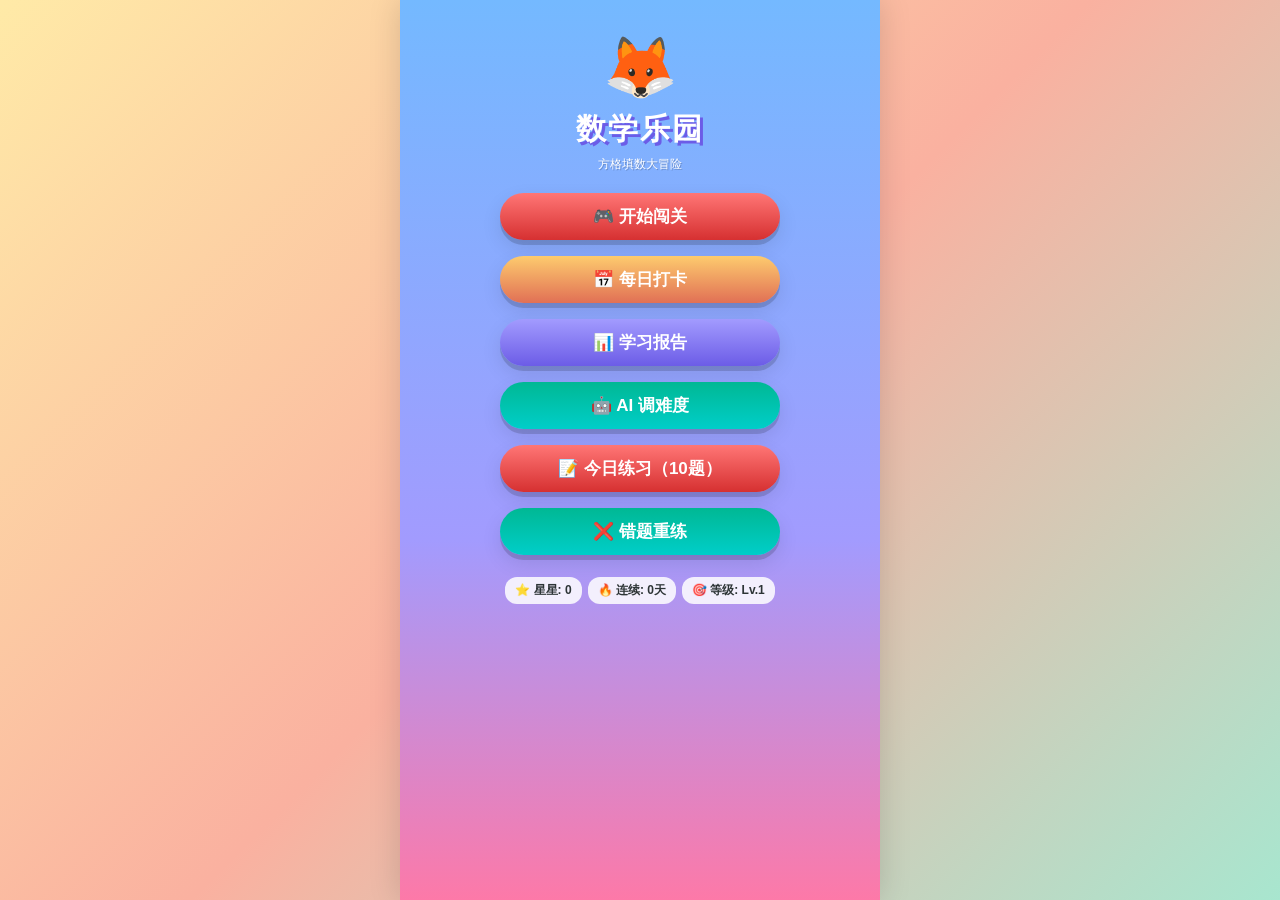
<file: index.html>
<!DOCTYPE html>
<html lang="zh-CN">
<head>
<meta charset="UTF-8">
<meta name="viewport" content="width=device-width,initial-scale=1,user-scalable=no">
<title>🎈 数学乐园</title>
<style>
*{margin:0;padding:0;box-sizing:border-box;-webkit-tap-highlight-color:transparent}
html,body{height:100%;font-family:"PingFang SC","Microsoft YaHei",sans-serif;
  background:linear-gradient(135deg,#ffeaa7,#fab1a0 50%,#a8e6cf);overflow:hidden;user-select:none}
#app{position:relative;width:100%;height:100%;max-width:480px;margin:0 auto;
  background:#fffbea;box-shadow:0 0 30px rgba(0,0,0,.15);overflow:hidden}
.screen{position:absolute;inset:0;display:none;flex-direction:column}
.screen.on{display:flex}
@keyframes shake{0%,100%{transform:translateX(0)}25%{transform:translateX(-8px)}75%{transform:translateX(8px)}}
@keyframes float{0%,100%{transform:translateY(0)}50%{transform:translateY(-8px)}}
@keyframes pop{0%{transform:scale(.5);opacity:0}60%{transform:scale(1.15)}100%{transform:scale(1);opacity:1}}
@keyframes confetti{0%{transform:translateY(0) rotate(0);opacity:1}100%{transform:translateY(400px) rotate(720deg);opacity:0}}

.topbar{display:flex;align-items:center;padding:10px 12px;background:linear-gradient(90deg,#6c5ce7,#a29bfe);
  color:#fff;font-weight:bold;box-shadow:0 2px 8px rgba(0,0,0,.1);z-index:10;flex-shrink:0;gap:8px}
.topbar .back{font-size:24px;cursor:pointer;padding:4px 8px;line-height:1;flex-shrink:0}
.topbar .back:active{opacity:.6}
.topbar .title{font-size:16px;flex:1;text-align:center;overflow:hidden;text-overflow:ellipsis;white-space:nowrap}
.topbar .icons{display:flex;gap:6px;font-size:12px;flex-shrink:0}
.topbar .icons span{background:rgba(255,255,255,.2);padding:3px 7px;border-radius:10px;white-space:nowrap}

.home{align-items:center;justify-content:flex-start;padding:18px;text-align:center;
  background:linear-gradient(180deg,#74b9ff,#a29bfe 60%,#fd79a8);overflow-y:auto}
.home h1{font-size:30px;color:#fff;text-shadow:3px 3px 0 #6c5ce7;margin:6px 0;letter-spacing:2px}
.home .mascot{font-size:60px;animation:float 3s infinite;margin-top:14px}
.home .btn{display:block;width:80%;max-width:280px;margin:8px auto;padding:12px;font-size:17px;font-weight:bold;
  color:#fff;border:none;border-radius:26px;cursor:pointer;box-shadow:0 5px 0 rgba(0,0,0,.15),0 8px 20px rgba(0,0,0,.1);
  transition:all .15s;font-family:inherit}
.home .btn:active{transform:translateY(3px);box-shadow:0 2px 0 rgba(0,0,0,.15)}
.btn-1{background:linear-gradient(180deg,#ff7675,#d63031)}
.btn-2{background:linear-gradient(180deg,#fdcb6e,#e17055)}
.btn-3{background:linear-gradient(180deg,#00b894,#00cec9)}
.btn-4{background:linear-gradient(180deg,#a29bfe,#6c5ce7)}
.home .stats{display:flex;gap:6px;margin-top:14px;flex-wrap:wrap;justify-content:center}
.home .stats .chip{background:rgba(255,255,255,.85);padding:5px 10px;border-radius:12px;font-size:12px;color:#2d3436;font-weight:bold}

.worlds{flex:1;overflow-y:auto;padding:12px;background:linear-gradient(180deg,#ffeaa7,#fab1a0)}
.world{background:rgba(255,255,255,.7);border-radius:18px;padding:12px;margin-bottom:12px;box-shadow:0 4px 12px rgba(0,0,0,.08)}
.world h2{color:#6c5ce7;margin-bottom:10px;font-size:16px}
.levels{display:grid;grid-template-columns:repeat(3,1fr);gap:8px}
.lvl{aspect-ratio:1;border-radius:14px;display:flex;flex-direction:column;align-items:center;justify-content:center;
  cursor:pointer;font-weight:bold;background:linear-gradient(135deg,#fff,#ffeaa7);
  box-shadow:0 4px 0 #fdcb6e;transition:all .15s;position:relative;font-family:inherit;color:inherit}
.lvl:active{transform:translateY(2px);box-shadow:0 1px 0 #fdcb6e}
.lvl.locked{background:linear-gradient(135deg,#dfe6e9,#b2bec3);color:#636e72;cursor:not-allowed;box-shadow:0 4px 0 #636e72}
.lvl .num{font-size:20px;color:#d63031}
.lvl .stars{color:#fdcb6e;font-size:12px;margin-top:2px}
.lvl .lname{font-size:10px;color:#636e72;margin-top:2px;text-align:center;padding:0 2px}

.game{flex:1;display:flex;flex-direction:column;background:#fffbea}
.game-body{flex:1;overflow-y:auto;padding:12px;display:flex;flex-direction:column;align-items:center;justify-content:flex-start;gap:12px}
.question{background:#fff;border-radius:20px;padding:18px 14px;width:100%;box-shadow:0 4px 16px rgba(0,0,0,.08);text-align:center}
.q-title{font-size:12px;color:#636e72;margin-bottom:10px}
.q-main{color:#2d3436;font-weight:bold;line-height:1.6}
.hint{font-size:12px;color:#74b9ff;background:#e0f3ff;padding:6px 10px;border-radius:10px;margin-top:10px;display:inline-block;line-height:1.5}

.box{display:inline-flex;align-items:center;justify-content:center;border:3px dashed #74b9ff;border-radius:10px;
  background:#f0f8ff;color:#0984e3;font-weight:bold;vertical-align:middle;cursor:pointer;
  transition:all .15s;margin:0 2px;min-width:50px;height:50px;padding:0 6px;font-size:24px;line-height:1;font-family:inherit}
.box.empty{color:transparent}
.box.active{border-color:#fdcb6e;border-style:solid;background:#fff8e1;box-shadow:0 0 0 3px rgba(253,203,110,.3);color:#d63031}
.box.filled{border-style:solid;border-color:#00b894;color:#d63031;background:#e8f8f5}
.box.wrong{border-color:#d63031;background:#ffe8e8;animation:shake .4s}
.box.d2{min-width:78px}

.box.fixed {
  color: #0984e3; /* 蓝色 */
  border-style: solid;
}


.op{display:inline-flex;align-items:center;justify-content:center;border:3px solid #a29bfe;border-radius:10px;
  background:#f3f0ff;color:#6c5ce7;font-weight:bold;vertical-align:middle;cursor:pointer;
  min-width:44px;height:44px;padding:0 4px;font-size:22px;margin:0 2px;transition:all .15s;font-family:inherit}
.op.empty{color:transparent}
.op.active{border-color:#fdcb6e;border-style:dashed;background:#fff8e1;color:#d63031}
.op.filled{border-style:solid;background:linear-gradient(135deg,#a29bfe,#6c5ce7);color:#fff;border-color:#4834d4}

.neighbor-line{display:flex;align-items:center;justify-content:center;gap:6px;flex-wrap:wrap;margin-top:14px}
.neighbor-line .known{font-size:28px;font-weight:bold;color:#2d3436;min-width:36px;text-align:center}

.make10-split{display:flex;align-items:center;justify-content:center;gap:6px;margin-top:14px;font-size:18px;flex-wrap:wrap}
.make10-row{display:flex;align-items:center;justify-content:center;gap:6px;margin:8px 0;font-size:18px;color:#0984e3;flex-wrap:wrap}
.make10-eq{color:#6c5ce7;font-weight:bold;margin:0 4px}
.make10-known{color:#2d3436;font-weight:bold;font-size:20px;min-width:24px;text-align:center}

.symbol-line{display:flex;align-items:center;justify-content:center;gap:4px;flex-wrap:wrap;font-size:24px}
.symbol-line .known{min-width:32px;text-align:center}

.tree-wrap{display:flex;flex-direction:column;align-items:center;gap:8px;margin-top:8px}
.tree-top{font-size:32px;font-weight:bold;color:#d63031}
.tree-arrows{font-size:20px;color:#6c5ce7;letter-spacing:30px}
.tree-children{display:flex;justify-content:space-around;width:100%;gap:20px;flex-wrap:wrap}
.tree-branch{display:flex;flex-direction:column;align-items:center;gap:6px}
.tree-branch .box{width:64px;min-width:64px;height:50px}
.tree-branch .ar{font-size:18px;color:#6c5ce7;letter-spacing:6px}
.tree-leafs{display:flex;gap:14px;align-items:center;font-size:24px;color:#2d3436}

.shape-eq{font-size:22px;margin-bottom:8px}
.shape-emoji{font-size:42px;display:inline-block;margin:0 4px;vertical-align:middle}
.shape-answers{display:flex;justify-content:space-around;align-items:center;margin-top:14px;flex-wrap:wrap;gap:8px}
.shape-item{display:flex;align-items:center;gap:4px;font-size:18px}
.shape-item .box{width:50px;min-width:50px;height:50px}
.shape-list{text-align:left;padding:0 8px;font-size:17px;line-height:2;color:/*#0984e3*/ black}

.grid-table{display:inline-grid;grid-template-columns:auto auto auto auto auto;align-items:center;justify-items:center;
  gap:6px 4px;font-size:22px;font-weight:bold;margin:6px auto}
.grid-table .box{width:54px;min-width:54px;height:50px}
.grid-table .op-sym{color:#6c5ce7;font-size:24px;min-width:20px;text-align:center}
.grid-table .eq-sym{color:#6c5ce7;font-size:24px;min-width:20px;text-align:center}
.grid-table .known{color:#2d3436;font-size:24px;min-width:30px;text-align:center}
.grid-table .result{color:#d63031;font-size:24px;font-weight:bold}

.break-row{display:flex;align-items:center;justify-content:center;gap:6px;margin:8px 0;font-size:18px;flex-wrap:wrap}
.break-row .box{height:44px;min-width:50px;font-size:20px}
.break-known{color:#2d3436;font-weight:bold;font-size:20px;min-width:24px;text-align:center}
.break-op{color:#6c5ce7;font-size:20px;margin:0 2px}

.keypad{display:grid;grid-template-columns:repeat(3,1fr);gap:6px;padding:8px;background:#fff;
  box-shadow:0 -4px 12px rgba(0,0,0,.05);flex-shrink:0}
.key{padding:12px 0;background:linear-gradient(180deg,#fff,#f1f2f6);border:none;border-radius:10px;
  font-size:20px;font-weight:bold;color:#2d3436;cursor:pointer;box-shadow:0 3px 0 #dfe6e9;
  transition:all .1s;font-family:inherit}
.key:active{transform:translateY(2px);box-shadow:0 1px 0 #dfe6e9;background:#ffeaa7}
.key.op{background:linear-gradient(180deg,#a29bfe,#6c5ce7);color:#fff;box-shadow:0 3px 0 #4834d4}
/* .key.del{background:linear-gradient(180deg,#ff7675,#d63031);color:#fff;box-shadow:0 3px 0 #a71d1d} */
.key.del{background:linear-gradient(180deg,#ff7675,#d63031);color:#fff;
    font-size: 38px !important;        /* 字体变大 */
    font-weight: bold;      /* 加粗 */
    transition: background-color 0.15s, color 0.15s;
    padding: 8px 12px;      /* 按钮更好按  padding: 8px 12px; */
    line-height: 1;         /* 避免按钮变太高 */
    box-shadow:0 3px 0 #a71d1d;
}
/* 按下时变红 */
.key.del:active {
    background-color: #d63031; /* 深红  /浅红#ff7675; /*/
    color: white;
    transform: scale(0.92);
}
.key.ok{background:linear-gradient(180deg,#00b894,#00cec9);color:#fff;box-shadow:0 3px 0 #008a73}

.modal{position:absolute;inset:0;background:rgba(0,0,0,.5);display:none;align-items:center;justify-content:center;z-index:100;padding:20px}
.modal.on{display:flex}
.modal-card{background:#fff;border-radius:20px;padding:22px 16px;text-align:center;max-width:300px;width:100%;animation:pop .4s}
.modal-card .emoji{font-size:50px;margin-bottom:6px}
.modal-card h3{color:#2d3436;margin-bottom:4px;font-size:18px}
.modal-card p{color:#636e72;margin-bottom:10px;font-size:13px}
.modal-card .stars-big{font-size:26px;color:#fdcb6e;margin:6px 0;letter-spacing:4px}
.modal-card .btn-row{display:flex;gap:6px;justify-content:center;flex-wrap:wrap;margin-top:10px}
.modal-card button{padding:9px 14px;border:none;border-radius:18px;font-size:13px;font-weight:bold;color:#fff;
  cursor:pointer;font-family:inherit;box-shadow:0 3px 0 rgba(0,0,0,.2)}
.modal-card button.alt{background:linear-gradient(180deg,#00b894,#008a73);box-shadow:0 3px 0 #006657}
.modal-card button.home{background:linear-gradient(180deg,#fdcb6e,#e17055);box-shadow:0 3px 0 #b85540}
.modal-card button.main{background:linear-gradient(180deg,#6c5ce7,#4834d4);box-shadow:0 3px 0 #2d2188}
.confetti{position:absolute;width:10px;height:10px;pointer-events:none;animation:confetti 2s linear forwards}

.checkin,.stats-page{padding:14px;flex:1;overflow-y:auto;background:#fffbea}
.streak-card{background:linear-gradient(135deg,#ff7675,#fd79a8);color:#fff;border-radius:14px;padding:12px;margin-bottom:10px;text-align:center}
.streak-card .num{font-size:40px;font-weight:bold;text-shadow:2px 2px 0 rgba(0,0,0,.2);line-height:1.1}
.calendar{background:#fff;border-radius:14px;padding:12px;margin-bottom:10px;box-shadow:0 2px 8px rgba(0,0,0,.05)}
.calendar h3{color:#6c5ce7;margin-bottom:8px;text-align:center;font-size:15px}
.weekdays{display:grid;grid-template-columns:repeat(7,1fr);gap:3px;margin-bottom:4px;font-weight:bold;color:#6c5ce7;font-size:11px;text-align:center}
.week{display:grid;grid-template-columns:repeat(7,1fr);gap:3px;margin-bottom:3px}
.day{aspect-ratio:1;display:flex;align-items:center;justify-content:center;border-radius:6px;font-size:10px;background:#f1f2f6;color:#636e72}
.day.done{background:linear-gradient(135deg,#ffeaa7,#fdcb6e);color:#d63031;font-weight:bold}
.day.today{outline:2px solid #6c5ce7}
.stat-card{background:#fff;border-radius:14px;padding:12px;margin-bottom:10px;box-shadow:0 2px 8px rgba(0,0,0,.05)}
.stat-card h3{color:#6c5ce7;margin-bottom:6px;font-size:14px}
.bar{height:10px;background:#f1f2f6;border-radius:5px;overflow:hidden;margin:3px 0}
.bar-fill{height:100%;background:linear-gradient(90deg,#00b894,#00cec9);border-radius:5px;transition:width .6s}
.difficulty-badge{display:inline-block;padding:3px 8px;border-radius:10px;background:linear-gradient(135deg,#a29bfe,#6c5ce7);color:#fff;font-size:11px;margin:2px;border:none;font-family:inherit}
.double-underline {
    position: relative;
    display: inline-block;
}
.double-underline::after {
    content: "";
    position: absolute;
    left: 0;
    right: 0;
    bottom: 0;
    border-bottom: 1px solid #000;
    box-shadow: 0 -4px 0 #000; /* 上にもう1本線を描く */
}

.border{
    display: inline-block;         /* 打ち消し線と文字の幅を揃えられるようにする */
    position: relative;            /* 打ち消し線の位置を調整する時の基準点になるようにする */
}

.border:before {
    content: '';                    /* 擬似要素に実体を持たせる */
    width: 100%;                    /* 打ち消し線の幅を指定する*/
    height: 1px;                    /* 線を表示させるために1pxだけ高さを入れる */
    border-top: solid 3px #F44336;  /* 二重線の上側になる線をひく */
    position: absolute;             /* 線の位置を自由に動かせるようにする */
    left: 0 ;                       /* 線の位置を左に揃える */
    top: calc(50% - 4px) ;          /* 線の位置を真ん中から3px上にする */
}

.border:after {
    content: '';                        /* 擬似要素に実体を持たせる */
    width: 100%;                        /* 打ち消し線の幅を指定する*/
    height: 1px;                        /* 線を表示させるために1pxだけ高さを入れる */
    border-bottom: solid 3px #F44336;   /* 二重線の下側になる線をひく */
    position: absolute;                 /* 線の位置を自由に動かせるようにする */
    left: 0 ;                           /* 線の位置を左に揃える */
    bottom: calc(50% - 4px);            /* 線の位置を真ん中から3px下にする */
}

/* 星星基础样式：金色渐变 */
.stars {
  font-size: 22px;
  letter-spacing: 2px;
  background: linear-gradient(45deg, #ffcc33, #ff9900, #ffdd55);
  -webkit-background-clip: text;
  color: transparent;
  animation: starBlink 2.2s ease-in-out infinite;
  display: inline-flex;
  align-items: center;
}

/* 呼吸闪烁动画 */
@keyframes starBlink {
  0%   { opacity: 1;   transform: scale(1); }
  50%  { opacity: 0.6; transform: scale(1.08); }
  100% { opacity: 1;   transform: scale(1); }
}

/* 鼠标悬停发光 */
.stars:hover {
  filter: drop-shadow(0 0 6px #ffcc33) brightness(1.2);
  transform: scale(1.1);
  transition: 0.25s;
}

/* 真·半星（左半渐变，右半空心） */
.stars .half {
  position: relative;
  display: inline-block;
  width: 1em;
}

.stars .half::before {
  content: "★";
  position: absolute;
  width: 50%;
  overflow: hidden;
  background: linear-gradient(45deg, #ffcc33, #ff9900, #ffdd55);
  -webkit-background-clip: text;
  color: transparent;
}

.stars .half::after {
  content: "☆";
  color: transparent;
  -webkit-text-stroke: 1px #ffcc33;
}

/* 缩放按钮（右上角悬浮） */
.zoom-btn {
  position: fixed;
  top: 10px;
  right: 10px;
  z-index: 99999;
  padding: 6px 12px;
  background: #4a90e2;
  color: white;
  border: none;
  border-radius: 6px;
  font-size: 14px;
  box-shadow: 0 2px 6px rgba(0,0,0,0.2);
  cursor: pointer;
  transition: background 0.2s;
}

.zoom-btn:hover {
  background: #357ab8;
}



/* FAB 容器 */
.fab-container {
  position: fixed;
  bottom: 20px;
  right: 20px;
  z-index: 99999;
}

/* 主 FAB 按钮 */
.fab {
  width: 56px;
  height: 56px;
  border-radius: 50%;
  background: #4a90e2;
  color: white;
  border: none;
  font-size: 16px;
  font-weight: bold;
  box-shadow: 0 4px 12px rgba(0,0,0,0.25);
  cursor: pointer;
  transition: transform 0.25s, background 0.25s;
  animation: fabBreath 2.5s infinite ease-in-out;
}

/* 呼吸光动画 */
@keyframes fabBreath {
  0%   { box-shadow: 0 0 8px rgba(74,144,226,0.4); }
  50%  { box-shadow: 0 0 18px rgba(74,144,226,0.8); }
  100% { box-shadow: 0 0 8px rgba(74,144,226,0.4); }
}

/* FAB 子菜单 */
.fab-menu {
  position: absolute;
  bottom: 70px;
  right: 0;
  display: flex;
  flex-direction: column;
  gap: 10px;
  opacity: 0;
  pointer-events: none;
  transform: translateY(10px);
  transition: 0.25s;
}

/* 展开时 */
.fab-container.open .fab-menu {
  opacity: 1;
  pointer-events: auto;
  transform: translateY(0);
}

/* 子菜单按钮 */
.fab-item {
  width: 56px;
  height: 56px;
  border-radius: 50%;
  background: #333;
  color: white;
  border: none;
  font-size: 14px;
  box-shadow: 0 4px 12px rgba(0,0,0,0.25);
  cursor: pointer;
}

/* 自动隐藏（下滑隐藏，上滑出现） */
.fab-container.hide {
  transform: translateY(120px);
  transition: transform 0.3s;
}

/* 整个页面缩放容器 */
.rootScale {
  transform-origin: top center;
  transition: transform 0.25s ease;
}

.btn-hidden{
    display:none ; /* 非表示 */
}

/* 加一个“正确时”的绿色闪烁即可。*/
.box.correct, .op.correct {
  animation: correctFlash 0.4s ease;
}

@keyframes correctFlash {
  0%   { background-color: #c8f7c5; }
  100% { background-color: transparent; }
}

/* ⭐ 3. 数字飞入格子的动画  */
/* CSS 里准备一个飞行动画： */
.fly-num {
  position: fixed;
  z-index: 9999;
  font-size: 24px;
  transition: transform 0.25s ease, opacity 0.25s ease;
  pointer-events: none;
}

/* 🎯 二、倒计时数字缩放动画（CSS 动画）*/
@keyframes countdownScale {
  0%   { transform: scale(1); }
  50%  { transform: scale(1.4); }
  100% { transform: scale(1); }
}

/* ⚡ 二、倒计时结束时闪一下（白光闪烁） */
@keyframes flashOnce {
  0%   { opacity: 1; }
  50%  { opacity: 0; }
  100% { opacity: 1; }
}

/* 一、进度条颜色动态变化（蓝 → 紫 → 红）*/
#progressBar {
  height: 100%;
  width: 100%;
  border-radius: 5px;
  transition: width 0.5s linear, background-color 0.5s linear;
}

/* 🌫 三、正确答案卡片淡出动画（fade-out）*/
.fadeOut {
  animation: fadeOutAnim 0.6s forwards;
}

@keyframes fadeOutAnim {
  from { opacity: 1; }
  to   { opacity: 0; }
}

.ai-btn {
  width: 100%;
  background: #4CAF50;
  color: white;
  padding: 10px;
  border-radius: 8px;
  border: none;
  font-size: 18px;
  margin-top: 12px;
  cursor: pointer;
}

.ai-box {
  margin-top: 10px;
  background: #f0f8ff;
  padding: 12px;
  border-radius: 8px;
  display: none;
  font-size: 16px;
  line-height: 1.5;
}

/*
.ai-box {
  display: block;
  max-height: 260px;
  overflow-y: auto;
}
*/


/* 聊天气泡样式 */
/* AI 气泡（浅绿色） */
.ai-bubble {
  background: #e8f9e9;
  padding: 12px 16px;
  border-radius: 14px;
  margin: 10px 0;
  font-size: 16px;
  line-height: 1.6;
  max-width: 80%;
  box-shadow: 0 2px 6px rgba(0,0,0,0.12);
  border-left: 5px solid #6ac46a;
  display: flex;
  align-items: flex-start;
  gap: 10px;
}
/*
.ai-bubble, .user-bubble {
  display: flex;
  align-items: flex-start;
  gap: 8px;
  margin: 8px 0;
}

.ai-bubble .bubble-text,
.user-bubble .bubble-text {
  max-width: 80%;
  padding: 8px 12px;
  border-radius: 12px;
  font-size: 15px;
  line-height: 1.5;
}

.ai-bubble .bubble-text {
  background: #e8f9e9;
}

.user-bubble .bubble-text {
  background: #d6e8ff;
}
*/

/* AI 头像 */

.ai-avatar {
  width: 40px;
  height: 40px;
  border-radius: 50%;
  flex-shrink: 0;
  background: url('https://always001.github.io/assets/ai.png');
  background-size: cover;
}


/* 用户气泡（蓝色） */
.user-bubble {
  background: #d6e8ff;
  padding: 12px 16px;
  border-radius: 14px;
  margin: 10px 0;
  font-size: 16px;
  line-height: 1.6;
  max-width: 80%;
  box-shadow: 0 2px 6px rgba(0,0,0,0.12);
  border-right: 5px solid #4a90e2;
  display: flex;
  align-items: flex-start;
  gap: 10px;
  margin-left: auto; /* 右侧对齐 */
}


/* 用户头像 */
.user-avatar {
  width: 32px;
  height: 32px;
  border-radius: 50%;
  flex-shrink: 0;
  background: url('https://always001.github.io/assets/user.png');
  background-size: cover;
  background-position: center;
  animation: aiBlink 4s infinite;
}

/* 闪烁光标 */
.cursor {
  display: inline-block;
  animation: blink 0.8s infinite;
}

@keyframes blink {
  0% { opacity: 1; }
  50% { opacity: 0; }
  100% { opacity: 1; }
}

/* AI 输出区滚动 */
#aiExplainBox {
  max-height: 260px;
  overflow-y: auto;
}

/* 微信风格输入区 */
.chat-input-area {
  display: flex;
  gap: 10px;
  margin-top: 10px;
}

.chat-input {
  flex: 1;
  padding: 10px;
  border-radius: 10px;
  border: 1px solid #ccc;
  font-size: 16px;
}

.chat-send-btn {
  padding: 10px 16px;
  background: #4a90e2;
  color: white;
  border: none;
  border-radius: 10px;
  font-size: 16px;
}

// 🟩 第五部分：AI 头像眨眼动画（可爱、灵动）
/*
.ai-avatar {
  width: 32px;
  height: 32px;
  background: url('https://always001.github.io/assets/ai.png');
  background-size: cover;
  border-radius: 50%;
  animation: aiBlink 4s infinite;
}
*/

.ai-avatar {
  width: 40px;
  height: 40px;
}

.ai-avatar.small {
  width: 32px;
  height: 32px;
  animation: aiBlink 4s infinite;
}

// 蓝色User头像一直不能显示的真正原因
/*
.user-avatar {
  width: 32px;
  height: 32px;
  background: url('https://always001.github.io/assets/user.png');
  background: #4a90e2;
  bordanimation: aiBlink 4s infinite;er-radius: 50%;
  
}
*/

@keyframes aiBlink {
  0%, 48%, 52%, 100% { filter: brightness(1); }
  50% { filter: brightness(0.3); } /* 眨眼 */
}

.cursor {
  display: inline-block;
  margin-left: 2px;
  animation: cursorBlink 1s infinite;
}

@keyframes cursorBlink {
  0%, 50% { opacity: 1; }
  51%, 100% { opacity: 0; }
}

/* 🟦 前端动画 CSS（加到你的 <style>）*/
.step-item {
  opacity: 0;
  transform: translateY(10px);
  transition: all 0.6s ease;
}

.step-item.show {
  opacity: 1;
  transform: translateY(0);
}

</style>
 <script src="kb.js"></script>
</head>
<body>
<div class="fab-container">
  <button id="zoomFab" class="fab btn-hidden">100%</button>
  <div class="fab-menu">
    <button class="fab-item" id="zoom100">100%</button>
    <button class="fab-item" id="zoom125">125%</button>
    <button class="fab-item" id="zoom150">150%</button>
  </div>
</div>
<div id="app" class="rootScale">
  <div class="screen home on" id="home">
    <div class="mascot">🦊</div>
    <h1>数学乐园</h1>
    <p style="color:#fff;font-size:12px;margin-bottom:12px;text-shadow:1px 1px 0 rgba(0,0,0,.2)">方格填数大冒险</p>
    <button class="btn btn-1" id="btnWorlds">🎮 开始闯关</button>
    <button class="btn btn-2" id="btnCheckin">📅 每日打卡</button>
    <button class="btn btn-4" id="btnStats">📊 学习报告</button>
    <button class="btn btn-3" id="btnAI">🤖 AI 调难度</button>
    <button class="btn btn-1" id="btnDaily">📝 今日练习（10题）</button>
    <button class="btn btn-3" id="btnWrong">❌ 错题重练</button>
    <div class="stats">
      <div class="chip">⭐ 星星: <b id="hStar">0</b></div>
      <div class="chip">🔥 连续: <b id="hStreak">0</b>天</div>
      <div class="chip">🎯 等级: Lv.<b id="hLevel">1</b></div>
    </div>
  </div>

  <div class="screen" id="worlds">
    <div class="topbar">
      <span class="back" id="backWorlds">←</span>
      <span class="title">🗺️ 冒险地图</span>
      <span class="icons"><span>⭐ <b id="wStar">0</b></span></span>
    </div>
    <div class="worlds" id="worldList"></div>
  </div>

  <div class="screen" id="game">
    <div class="topbar">
      <span class="back" id="backGame">←</span>
      <span class="title" id="gTitle">关卡</span>
      <span class="icons">
        <span>⭐ <b id="gStar">0</b></span>
        <span>⏱ <b id="gTime">0</b>″</span>
      </span>
    </div>
    <div class="game-body" id="gBody"></div>
    <!-- ⭐永远不被 render() 覆盖的正确答案显示区（新增） -->
    <div id="correctAnswerBox" style="display:none; margin:15px 0; padding:10px; font-size:22px; color:#e74c3c; text-align:center; background:#fff5f5; border-radius:8px;">
        <div id="correctText"></div>
        <div id="countdown" style="margin-top:10px; font-size:26px; color:#2d3436;"></div>
        <!-- ⭐ 进度条（新增）（渐变色：蓝 → 红 + 平滑动画） -->
        <div id="progressBar" 
             style="
               height:100%;
               width:100%;
               background: linear-gradient(90deg, #74b9ff, #ff7675);
               border-radius:5px;
               transition: width 0.5s linear;   /* ⭐ 平滑动画 */
             ">
        </div>
    </div>
    <div class="keypad" id="gKeys"></div>
  </div>

  <div class="screen" id="checkin">
    <div class="topbar">
      <span class="back" id="backCheckin">←</span>
      <span class="title">📅 每日打卡</span>
    </div>
    <div class="checkin" id="cBody"></div>
  </div>

  <div class="screen" id="stats">
    <div class="topbar">
      <span class="back" id="backStats">←</span>
      <span class="title">📊 学习报告</span>
    </div>
    <div class="stats-page" id="sBody"></div>
  </div>
  <!-- AI 调难度页面 -->
  <div class="screen" id="aiDifficulty">
    <div class="topbar">
      <span class="back" id="backAI">←</span>
      <span class="title">🤖 AI 调难度</span>
    </div>
    <div class="stats-page" id="aiDifficultyBody"></div>
  </div>
  
  <!-- 今日练习页面 -->
  <div class="screen" id="aiDaily">
    <div class="topbar">
      <span class="back" id="backDaily">←</span>
      <span class="title">📝 今日练习</span>
    </div>
    <div class="stats-page" id="aiDailyBody"></div>
  </div>
  
  <!-- 错题重练页面 -->
  <div class="screen" id="aiWrong">
    <div class="topbar">
      <span class="back" id="backWrong">←</span>
      <span class="title">❌ 错题重练</span>
    </div>
    <div class="stats-page" id="aiWrongBody"></div>
  </div>

  <div class="modal" id="modal">
    <div class="modal-card" id="modalCard"></div>
  </div>
</div>

<script>
/* ============ 数据 ============ */
const Store={
  data:{stars:0,level:1,streak:0,lastCheck:'',checkDays:[],
    levels:{},stats:{correct:0,total:0,times:{},typeStats:{}},
    difficulty:{global:1,perType:{}},history:[]},
  load(){try{const d=localStorage.getItem('mathPark_v6');if(d)this.data=Object.assign(this.data,JSON.parse(d))}catch(e){}},
  save(){localStorage.setItem('mathPark_v6',JSON.stringify(this.data))}
};
Store.load();


// 专门给 math-report.html 用的练习记录存储
function savePracticeRecord(correctCount, totalCount) {
  try {
    const key = "mp_records_v1";
    const raw = localStorage.getItem(key);
    const data = raw ? JSON.parse(raw) : { days: [] };

    data.days.push({
      time: Date.now(),
      total: totalCount,
      correct: Math.round((correctCount / totalCount) * 100),
      wrong: totalCount - correctCount
    });

    localStorage.setItem(key, JSON.stringify(data));
  } catch (e) {
    console.warn("无法保存练习记录：", e);
  }
}



const WORLDS=[
  {name:'🌱 萌芽岛',levels:[
    {id:1,name:'相邻数和',type:'neighbor'},{id:2,name:'凑十法',type:'make10'},{id:3,name:'填符号',type:'symbol'}]},
  {name:'🌳 智慧森林',levels:[
    {id:4,name:'算式树',type:'tree'},{id:5,name:'图形算式',type:'shape'},{id:6,name:'竖式方格',type:'grid'}]},
  {name:'🚀 挑战王国',levels:[
    {id:7,name:'破十加',type:'break10_add'},{id:8,name:'破十减',type:'break10_sub'},{id:9,name:'终极挑战',type:'boss'}]}
];

const rand=(a,b)=>Math.floor(Math.random()*(b-a+1))+a;
function calc(ns,ops){let v=ns[0];for(let i=0;i<ops.length;i++)v=ops[i]==='+'?v+ns[i+1]:v-ns[i+1];return v}
function typeName(t){return{neighbor:'相邻数和',make10:'凑十法',symbol:'填符号',tree:'算式树',
  shape:'图形算式',grid:'竖式方格',break10_add:'破十加',break10_sub:'破十减',boss:'综合'}[t]||t}


// ===== diff=1 终极出题系统（必须全局）=====
let diff1Pool = [];        // 当前轮的题库（洗牌后）
let diff1History = [];     // 最近做过的题（避免短期重复）
const diff1Range = [1,2,3,4,5,6,7];  // diff=1 的题目范围
/* ✅ 第 2 步：把洗牌函数也放到全局（必须）*/
function shuffle(arr){
  for(let i = arr.length - 1; i > 0; i--){
    const j = Math.floor(Math.random() * (i + 1));
    [arr[i], arr[j]] = [arr[j], arr[i]];
  }
  return arr;
}

// 🟩 第一步：定义图形库（9 个图形）
const SHAPES = [
  "⭐", // 五星形
  "🟥", // 正方形
  "🟩", // 长方形
  "⚪", // 圆形
  "🟡", // 椭圆（用黄色圆代替）
  "🔷", // 梯形
  "🧊", // 正方体
  "📦", // 长方体
  "⚽", // 球体
];

// 🟩 第二步：全局变量记录上一题的图形组合
let lastShapes = null;   // 例如 ["🔺","⚪","🟦"]

function pickShapes(){
  const arr = [...SHAPES];
  // 洗牌
  for(let i = arr.length - 1; i > 0; i--){
    const j = Math.floor(Math.random() * (i + 1));
    [arr[i], arr[j]] = [arr[j], arr[i]];
  }
  // 取前三个
  return arr.slice(0, 3);
}

// 🟩 第三步：随机抽取 3 个不同图形（并避免与上一题重复）
function pickShapesAvoidRepeat(){
  let shapes;

  do {
    // 洗牌
    const arr = [...SHAPES];
    for(let i = arr.length - 1; i > 0; i--){
      const j = Math.floor(Math.random() * (i + 1));
      [arr[i], arr[j]] = [arr[j], arr[i]];
    }

    // 抽取前三个
    shapes = arr.slice(0, 3);

    // 如果和上一题一样 → 重新抽
  } while (lastShapes && shapes.join("") === lastShapes.join(""));

  // 更新上一题
  lastShapes = shapes;

  return shapes;
}

// 🚀 最终方案：根据 CSS 判断有效题目（自动识别）
// 🟩 ⭐ 最终版（真正删除线 + 伪删除线都能判断）
// ★ 判断“是否被划掉”：同时支持真删除线 + 伪删除线
function isCrossed(el) {
  // ① 真删除线
  const deco = window.getComputedStyle(el).textDecorationLine;
  if (deco === "line-through") return true;

  // ② 伪删除线（你画的双红线）
  const before = window.getComputedStyle(el, "::before").borderTopStyle;
  const after  = window.getComputedStyle(el, "::after").borderBottomStyle;
  if (before !== "none" || after !== "none") return true;

  return false;
}

function getValidQuestionTitle() {
  // ★ 修改 1：不再假设 .border 一定是第一行，而是先拿到两行题目
  const lineEl = document.querySelector(".neighbor-line");
  if (!lineEl) return "";

  // 这里按你页面结构：数字行上面紧挨着两行题目
  const title2El = lineEl.previousElementSibling;          // 第二行（紧挨着数字行）
  const title1El = title2El?.previousElementSibling;       // 第一行（再往上一个）
  if (!title1El || !title2El) return "";

  const t1   = title1El.innerText.trim();
  const t2   = title2El.innerText.trim();
  const line = lineEl.innerText.trim();

  // ★ 修改 2：对这两行分别判断“是否被划掉”（真删线 + 伪删线）
  const s1 = isCrossed(title1El);
  const s2 = isCrossed(title2El);

  let validTitle = "";

  // ★ 修改 3：谁被划掉谁作废，没划掉的那一行才是有效题目
  if (s1 && !s2) {
    validTitle = t2;   // 第一行被划掉 → 用第二行
  } else if (!s1 && s2) {
    validTitle = t1;   // 第二行被划掉 → 用第一行
  } else {
    // 都没划掉：默认用第一行（你难度 3、4、5、6 的情况）
    validTitle = t1;
  }

  return `${validTitle} ${line}`.trim();
}

// ✔ 用 aiExplainListenerBound 防止重复绑定
let aiExplainListenerBound = false;

/* ============ 题目生成器 ============ */
const Gen={    
  // 1. 相邻数和
  neighbor(diff){
    //const a=rand(2,4+diff*2);
    // 统一范围
    // ====== 先决定 a 的范围（难度 1 和 2 不同） ======
    let a;
    
    if(diff === 1){

      // ① 如果题库空了 → 重新洗牌生成一轮
      if(diff1Pool.length === 0){
        diff1Pool = shuffle([...diff1Range]);   // 洗牌
      }

      let candidate = null;

      // ② 从题库里依次取题，但要满足“不相似、不重复”
      while(diff1Pool.length > 0){
        const tryA = diff1Pool[0];  // 看看下一题是什么（不立即取出）

        const last = diff1History[diff1History.length - 1];

        // ③ 智能避免相似题（避免 ±1）
        const tooSimilar = (last !== undefined && Math.abs(tryA - last) <= 1);

        // ④ 最近 5 题不重复
        const inRecent = diff1History.includes(tryA);

        if(!tooSimilar && !inRecent){
          candidate = tryA;
          diff1Pool.shift();  // 真正取出
          break;
        } else {
          // 不合适 → 把它放到队尾（避免死循环）
          diff1Pool.push(diff1Pool.shift());
        }
      }

      // ⑤ 如果实在挑不到（极端情况）→ 强制取一个
      if(candidate === null){
        candidate = diff1Pool.shift();
      }

      // ⑥ 更新历史记录（只保留最近 5 题）
      diff1History.push(candidate);
      if(diff1History.length > 5){
        diff1History.shift();
      }

      // ⑦ 最终的 a
      a = candidate;

    } else {
      a = rand(12, 35);  // 难度 2~5
    }

    //alert(diff);
    let step = 1;        // 步长
    //let isDesc = false;  // 是否递减
    let showHint = true; // 是否显示提示
    let hintHTML = "";   // 提示内容
    let title1 = "";     // 第一行题目
    let title2 = "";     // 第二行题目
    let answer = [];     // 正确答案数组
    let left = a;
    let right = a + 4;
    
    // ⭐⭐ 关键：先声明一个默认的 middleFixed（避免未定义）★
    let middleFixed = [null, null, null];   // 默认 3 格（适配 diff=1～5）

    // ====== 难度 1 & 2：递增 +1 ======
    if(diff === 1 || diff === 2){
      step = 1;
      //isDesc = false;
      hintHTML = `<div class="hint">💡 后面的数 = 前面的数 <span style="color:#0984e3">+1</span></div>`;
      title1 = `任意挨着的三个数的和都是 <span style="color:#d63031">${a*5+10}</span>`;
      title2 = `填相邻数`;
      answer = [a+1, a+2, a+3];
      // 第一行：
      title1 = `<div class="border" style="font-size:22px;font-weight:bold">${title1}</div>`;
      // 第二行：
      title2 = `<div style="font-size:22px;font-weight:bold">${title2}</div>`;
    }

    // ====== 难度 3：递减 -1 ======
    if(diff === 3){
      step = -1;
      //isDesc = true;
      hintHTML = `<div class="hint">💡 后面的数 = 前面的数 <span style="color:#d63031">−1</span></div>`;
      title1 = `任意挨着的三个数的和都是 <span style="color:#d63031">${a*5-10}</span>`;
      title2 = `填相邻数`;
      answer = [a-1, a-2, a-3];
      right = a + step*4;
      // 第一行：
      title1 = `<div class="border" style="font-size:22px;font-weight:bold">${title1}</div>`;
      // 第二行：
      title2 = `<div style="font-size:22px;font-weight:bold">${title2}</div>`;
    }

    // ====== 难度 4：递减 -2 ======
    if(diff === 4){
      step = -2;
      //isDesc = true;
      hintHTML = `<div class="hint">💡 后面的数 = 前面的数 <span style="color:#d63031">−2</span></div>`;
      title1 = `任意挨着的三个数的和都是 <span style="color:#d63031">${a*5-20}</span>`;
      <!-- title2 = `按<span style="border-bottom:3px dotted #000;padding-bottom:3px;font-weight:bold;color:#d63031">规律</span>填数`;-->
      title2 = `找<span style="color:#d63031;padding-bottom:10px;
                    font-weight:bold;font-size:22px;
                    background-image: radial-gradient(circle, #d63031 4px, transparent 4px);  /* 6px⇒4px */
                    background-size: 1em 10px;   /* 每个汉字下面一个点 */
                    background-repeat: repeat-x;background-position: bottom left;">规律</span>填数`;
      answer = [a-2, a-4, a-6];
      right = a + step*4;
      // 第一行：
      title1 = `<div class="border" style="font-size:22px;font-weight:bold">${title1}</div>`;
      // 第二行：
      title2 = `<div style="font-size:22px;font-weight:bold">${title2}</div>`;
    }

    // ====== 难度 5：已知相邻3个数的和，填3个数 ======
    if(diff === 5){
      //const L = a;              // 左边给出的数
      //const R = a + 4;          // 右边给出的数（你例子里是 10 和 14）
      //const S = rand(40, 120);  // 相邻3个数的和（你例子里是 60）
      //🟩 ⭐ 最终正确生成方式（不会出现负数）
      
      // ① 先随机生成 S（相邻三数的和）
      const S = rand(20, 50);     //一年级题目一般 30–90 比较合理：
      // ② 再生成 L 和 R，但必须满足：𝐿+𝑅<𝑆
      let L, R;
      do {
        L = rand(5, 20);
        R = rand(5, 20);
      } while (L + R >= S);
      // ③ 计算中间数
      const M = S - (L + R);
      // 第二行双下划线
      //title1 = `任意挨着的三个数的和都是 <span style="color:#d63031">${S}</span>`;
      //title2 = `<span style="border-bottom:3px double #000;padding-bottom:3px;">填相邻数</span>`;
      title2 = `<span>填相邻数</span>`;
      
      // 第一行：正常粗体
      title1 = `
        <div style="font-size:22px;font-weight:bold">
          <span style="border-bottom:3px double #000;padding-bottom:3px;">任意挨着的三个数的和都是<span style="color:#d63031">${S}</span></span>
        </div>
      `;
      // 第二行：整行双下划线（完全还原你截图）
      //title2 = `<div style="font-size:22px;font-weight:bold;border-bottom:3px double #000;padding-bottom:4px;margin-top:4px;">填相邻数</div>`;
      title2 = `<div class="border" style="font-size:22px;font-weight:bold">${title2}</div>`;
      // 不显示提示
      showHint = false;
      // 你的例子逻辑：答案 = [R, S - (L + R), L]
      answer = [
        R,
        S - (L + R),
        L
      ];
      // 左右两端显示 L 和 R
      left = L;
      right = R;
    }
    
    // ====== 难度 6：已知相邻4个数的和，求中间2个数（数学合理版） ======
    /*
    if(diff === 6){
      // ① 生成左端 L
      const L = rand(5, 20);
      // ② 右端 R = L + 3
      const R = L + 3;
      // ③ 四个相邻数的和
      const S = L + (L+1) + (L+2) + (L+3);
      // ④ 中间两个数
      const A = L + 1;
      const B = L + 2;
      // ⑤ 题目显示
      title1 = `
        <div style="font-size:22px;font-weight:bold">
          任意挨着的四个数的和都是 <span style="color:#d63031">${S}</span>
        </div>
      `;
      title2 = `
        <div class="border" style="font-size:22px;font-weight:bold">
          填相邻数
        </div>
      `;
      // ⑥ 不显示提示
      showHint = false;
      // ⑦ 答案
      answer = [A, B];
      // ⑧ 左右端显示
      left = L;
      right = R;
    }
    */
    // ====== 难度 6：已知相邻4个数的和，求中间3个数（数学合理 + 难度提升） ======
    /*
    if(diff === 6){
      // ① 随机生成 x（第一个数）
      const x = rand(5, 20);
      // ② 四个相邻数的和
      const S = x + (x+1) + (x+2) + (x+3);
      // ③ 中间三个数
      const A = x + 1;
      const B = x + 2;
      const C = x + 3;
      // ④ 题目显示（不显示左右端）
      title1 = `
        <div style="font-size:22px;font-weight:bold">
          任意挨着的四个数的和都是<span style="color:#d63031">${S}</span>
        </div>
      `;
      title2 = `
        <div class="border" style="font-size:22px;font-weight:bold">
          填相邻数
        </div>
      `;
      // ⑤ 不显示提示
      showHint = false;
      // ⑥ 答案
      answer = [A, B, C];
      // ⑦ 左右端不显示
      left = "";
      right = "";
    }
    */
    
    // ====== 难度 6：已知相邻4个数的和，滑动窗口3组，填4个数 ======
    if(diff === 6){
      // ① 生成 L 和 R
      const L = rand(5, 15);
      const R = rand(5, 15);
      
      // ② 随机生成 c（中间第三个数）★
      const c = rand(5, 20);
      
      // ② 生成 S（相邻四数的和）
      // S 必须 > L + R，否则 b+c 会变负
      //const S = rand(L + R + 5, L + R + 20);
      
      // ③ 生成 S（必须 > L + R + c）★
      const S = rand(L + R + c + 5, L + R + c + 20);
      
      // ③ 计算中间四个数
      //const a = R;        // 从方程组推导
      //const d = L;        // 从方程组推导
      //const bc = S - (a + d);
      //const b = Math.floor(bc / 2);
      //const c = bc - b;
      
      // ④ 推导唯一解★
      const a = R;
      const d = L;
      const b = S - (a + d + c);
      
      // ② middleFixed：决定 UI 结构
      middleFixed = [null, null, c, null];
  
      // ④ 题目显示
      title1 = `
        <div style="font-size:22px;font-weight:bold">
          任意挨着的四个数的和都是 <span style="color:#d63031">${S}</span>
        </div>
      `;
      /*
      title2 = `
        <div class="border" style="font-size:22px;font-weight:bold">
          找规律填数（共有三组相邻四数）
        </div>
      `;
      */
      title2 = `
        <div style="font-size:22px;font-weight:bold">
          已知第<span style="color:#d63031"> 1 </span>个、第<span style="color:#d63031"> 4 </span>个、第 <span style="color:#d63031">6</span> 个数，请填空
        </div>
      `
      showHint = false;
      // ⑤ 答案（填 4 个）
      answer = [a, b, d];
      // ⑥ 左右端显示
      left = L;
      right = R;

    }

    // ====== 左右两端数字 ======
    //const left = a;
    //const right = a + step*4;

    // =========================
    // ⭐⭐ boxes 必须写在这里（return 之前）
    // =========================
    let inputIndex = 0;
    const boxes = middleFixed.map(v => {
      if (v === null) {
        const html = `<b class="box empty" data-i="${inputIndex}"></b>`;
        inputIndex++;
        return html;
      } else {
        return `<span class="known">${v}</span>`;
      }
    }).join("");


    /* ------------------------------------------------------ */
    /* ⭐⭐ 这里是最终 return —— 我把 AI 按钮放在绿色区域 ⭐⭐ */
    /* ------------------------------------------------------ */

    const displayHTML = `
      ${title1}
      ${title2}
      <div class="neighbor-line">
        <span class="known">${left}</span>
        ${boxes}
        <span class="known">${right}</span>
      </div>
      ${showHint ? hintHTML : ""}
      <button id="aiExplainBtn" class="ai-btn">不会？点我讲解</button>
      <div id="aiExplainBox" class="ai-box">
        <!-- ⭐ 动画步骤显示区（放这里） -->
        <div id="steps-container"></div>
      </div>
      <button id="userSayBtn" class="ai-btn" style="background:#4a90e2;display:none;">我不会</button>
      <div class="chat-input-area">
        <input id="userInput" class="chat-input" placeholder="请输入你的问题..." />
        <button id="sendUserMsg" class="chat-send-btn">发送</button>
      </div>
    `;

    /* ------------------------------------------------------ */
    /* ⭐⭐ 返回题目结构 ⭐⭐ */
    /* ------------------------------------------------------ */
    const obj = {
      type: 'neighbor',
      display: displayHTML,
      answer
    };

    return obj;

    // 根据 answer 数量动态生成空格
    /*
    const boxes = answer.map((_, i) =>
      `<b class="box empty" data-i="${i}"></b>`
    ).join("");

    ${answer.map((_, i) => `<b class="box empty" data-i="${i}"></b>`).join("")}
    */

    // =========================
    // ⭐⭐ return 放在最后
    // ========================= 
    return{type:'neighbor',
      display:`
        ${title1}
        ${title2}
      <!-- <div class="border" style="font-size:22px;font-weight:bold">${title1}</div>
      <div style="font-size:22px;font-weight:bold">${title2}</div> -->
      <div class="neighbor-line">
        <span class="known">${left}</span>
        <!-- <b class="box empty" data-i="0"></b> -->
        <!-- <b class="box empty" data-i="1"></b> -->
        <!-- <b class="box empty" data-i="2"></b> -->

        ${boxes}
        <span class="known">${right}</span>
      </div>
      <!--
      <div class="drag-numbers">
        <div class="drag" draggable="true" data-v="${a+1}">${a+1}</div>
        <div class="drag" draggable="true" data-v="${a+2}">${a+2}</div>
        <div class="drag" draggable="true" data-v="${a+3}">${a+3}</div>
      </div>
      -->
      ${showHint ? hintHTML : ""}`,
      answer};
  },
  // 2. 凑十法（结果≥11）
  make10(diff){
    // ✔ left 是 b 的剩余部分
    // const a=rand(1,9),need=10-a,left=rand(1,9-need),b=need+left; // left ∈ [1, 9 - need]
    
    //// ① 先选一个“好拆”的 b
    // 先生成两个好看的数
    const goodB = [5,6,7,8,9];
    //let a = rand(2,9);
    //const b = goodB[rand(0, goodB.length - 1)];
    //let b = goodB[rand(0, goodB.length - 1)];
    let a, b, splitFirst, need, left;

    //// ② 再选一个合理的 a（必须能凑十）
    //let a, need;
    //do {
    //  a = rand(2, 9);
    //  need = 10 - a;
    //} while (need >= b);   // b 必须能拆出 need
    //// ③ 计算 left
    //const left = b - need;
    
    // 决定拆哪个数
    //let splitFirst = false;
    //if(a < b) splitFirst = true;
    //if(a === b) splitFirst = rand(0,1) === 0;

    //let need, left;

    //if(splitFirst){
    //  // 拆 a → 让 b 先凑十
    //  need = 10 - b;              // 让 b 先凑十
    //  if(need <= 0 || need >= a){ // 不合理则强制拆 b
    //    splitFirst = false;
    //  }
    //}

    //if(splitFirst){
    //  // 真正拆 a
    //  need = 10 - b;
    //  left = a - need;
    //} else {
    //  // 拆 b（原逻辑）
    //  need = 10 - a;
    //  left = b - need;
    //}
    
    while (true) {
      // ① 随机生成 a、b
      a = rand(2, 9);
      b = goodB[rand(0, goodB.length - 1)];

      // ② 必须满足：10 < a+b ≤ 28
      const sum = a + b;
      if (sum <= 10) continue;   // 避免 4+6=10 这种
      if (sum > 28) continue;    // 避免太大

      // ③ 决定拆哪个数
      splitFirst = false;
      if (a < b) splitFirst = true;
      if (a === b) splitFirst = rand(0,1) === 0;

      need = undefined;
      left = undefined;

      if (splitFirst) {
        // 拆 a → 让 b 先凑十
        need = 10 - b;
        if (need <= 0 || need >= a) {
          splitFirst = false; // 不合理 → 改拆 b
        }
      }

      if (splitFirst) {
        // 真正拆 a
        need = 10 - b;
        left = a - need;
      } else {
        // 拆 b（原逻辑）
        need = 10 - a;
        left = b - need;
      }

      // ④ need 和 left 必须都是 1～9 的正整数
      if (need > 0 && left > 0 && need <= 9 && left <= 9) {
        break; // 题目合格
      }
    }

    // UI：显示拆哪个
    const splitTarget = splitFirst ? a : b;
    // 提示文字（含红色“一”“二”）
    //const hintHTML = splitFirst
    //  ? `💡 把第<span style="color:#d63031;font-weight: bold;">一</span>个数拆开，让第<span style="color:#d63031;font-weight: bold;">二</span>个数先凑成 10`
    //  : `💡 把第<span style="color:#d63031">二</span>个数拆开，让第<span style="color:#d63031">一</span>个数先凑成 10`;
    let hintHTML;
    if(a === b){
      // a == b 的特殊提示
      hintHTML = splitFirst
        ? `💡 这两个数一样大，拆哪个都可以。我们这次把第
        <span style="color:#d63031;
                    font-weight:900;               /* ✅ 方案 2：使用 font-weight:900（比 bold 更粗）把font-weight:bold改为900;*/
                    font-size:1.0em;               /* ✅ 方案 1：直接加大字体（最简单、最有效）*/
                    text-shadow: 0 0 1px #d63031;  /* ✅ 方案 3：加一点 text-shadow（让字更厚）1.3em;*/
                    ">一</span>个数拆开，让第<span style="color:#d63031;font-weight:900;font-size:1.0em;text-shadow: 0 0 1px #d63031;">二</span>个数先凑成 10`
        : `💡 这两个数一样大，拆哪个都可以。我们这次把第<span style="color:">二</span>个数拆开，让第<span style="color:">一</span>个数先凑成 10`;
    } else {
      hintHTML = splitFirst
        ? `💡 把第<span style="color:#d63031;font-weight:900;font-size:1.0em;text-shadow: 0 0 1px #d63031;">一</span>个数拆开，让第<span style="color:#d63031;font-weight:900;font-size:1.0em;text-shadow: 0 0 1px #d63031;">二</span>个数先凑成 10`
        : `💡 把第<span>二</span>个数拆开，让第<span>一</span>个数先凑成 10`;
    }

    // 先凑十的表达式
    const firstAdd = splitFirst ? b : a;

    return{type:'make10',
      display:`<div style="font-size:26px;font-weight:bold;line-height:1.8">
        <span class="make10-known">${a}</span><span></span>
        <span class="make10-eq">+</span>
        <span class="make10-known">${b}</span><span></span>
        <span class="make10-eq">=</span>
        <b class="box empty" data-i="0"></b></div>
      <div class="make10-split" style="font-size:18px;color:#636e72">
        把<b style="color:#d63031">${splitTarget}</b>分成
        <b class="box empty" data-i="1"></b>和<b class="box empty" data-i="2"></b>
      </div>
      <div class="make10-row">
        先算：<span class="make10-known">${firstAdd}</span><span class="make10-eq">+</span>
        <b class="box empty" data-i="3"></b><span class="make10-eq">=</span>
        <b class="box fixed">10</b>
      </div>
      <div class="make10-row">
        再算：<span class="make10-known"> 10 </span><span class="make10-eq">+</span>
        <b class="box empty" data-i="4"></b><span class="make10-eq">=</span>
        <b class="box empty" data-i="5"></b>
      </div>
      <div class="hint">${hintHTML}</div>`,
      <!-- <div class="hint">💡 把第二个数拆开，让第一个数先凑成 10</div>`, -->
      
      readText: `颜已杰小朋友，今天，我们来学习凑十法，要算 ${a} 加 ${b} 等于多少。那么，首先我们得先把 ${splitTarget} 分成 ${need} 和 ${left}，先想办法让 ${firstAdd} 凑成 10。`,  /* 语音读题 */
      
      /* answer:[a+b,need,left,need,left,a+b]}; */
      
      answer: [
        [a+b, need, left, need, left, a+b],  // 正常顺序
        [a+b, left, need, need, left, a+b]   // 拆分互换
      ]};
      
  },
  symbol(diff){
    for(let i=0;i<60;i++){
      const ns = Array.from({length:4},()=>rand(2,5+diff*2));

      // 枚举所有 8 种符号组合
      const allOps = [
        ['+','+','+'],
        ['+','+','-'],
        ['+','-','+'],
        ['+','-','-'],
        ['-','+','+'],
        ['-','+','-'],
        ['-','-','+'],
        ['-','-','-']
      ];

      // 找出所有正确答案
      // ⭐ 先算出所有结果
      const allResults = allOps.map(ops => ({ops, r: calc(ns, ops)}));

      // ⭐ 过滤掉不合法的 r
      const legal = allResults.filter(v => v.r>=0 && v.r<=30);

      if(legal.length === 0) continue;

      // ⭐ 随机选一个 r 作为题目的最终结果
      const pick = legal[Math.floor(Math.random()*legal.length)];

      // ⭐ 找出所有能得到同样 r 的 ops（真正的多解）
      const valid = legal.filter(v => v.r === pick.r);

      return {
        type:'symbol',
        op:true,
        ns,          // ⭐ 把 ns 存进去
        r: pick.r,   // ⭐ 把结果 r 也存进去
        display:`<div class="symbol-line">
          <span class="known">${ns[0]}</span><b class="op empty" data-i="0">＋</b>
          <span class="known">${ns[1]}</span><b class="op empty" data-i="1">＋</b>
          <span class="known">${ns[2]}</span><b class="op empty" data-i="2">＋</b>
          <span class="known">${ns[3]}</span><span class="known" style="color:#6c5ce7">=</span>
          <span class="known" style="color:#d63031">${pick.r}</span></div>
        <div class="hint">💡 在方框里选 <b>+</b> 或 <b>−</b>，让等式成立</div>`,
          
        // ⭐ 返回所有正确答案（多解）
        answer: valid.map(v => v.ops)
      };
    }
    // 兜底
    return {type:'symbol',op:true,display:'',answer:[['+','-','+']]};
  },
  tree(diff){
    for(let t=0;t<40;t++){
      const top=rand(15,30),l1=rand(5,top-5),l2=top-l1;
      const a=rand(1,Math.min(12,l1-1)),b=l1-a;
      if(b<1||b>15)continue;
      const c=rand(1,Math.min(12,l2-1)),d=l2-c;
      if(d<1||d>15)continue;
      return{type:'tree',
        display:`<div class="tree-wrap">
          <div class="tree-top">${top}</div>
          <div class="tree-arrows">↙　↘</div>
          <div class="tree-children">
            <div class="tree-branch">
              <b class="box empty d2" data-i="0" style="width:50px;min-width:50px;height:50px"></b>
              <div class="ar">↙ ↘</div>
              <div class="tree-leafs"><span>${a}</span><span>${b}</span></div>
            </div>
            <div class="tree-branch">
              <b class="box empty d2" data-i="1" style="width:50px;min-width:50px;height:50px"></b>
              <div class="ar">↙ ↘</div>
              <div class="tree-leafs"><span>${c}</span><span>${d}</span></div>
            </div>
          </div></div>
        <div class="hint">💡 每个方框 = 下面两个数之和</div>`,
        answer:[l1,l2]};
    }
    return{type:'tree',display:'',answer:[12,15]};
  },
  shape(diff){
    // ① 随机抽取 3 个图形（自动避免与上一题重复）
    const [S1, S2, S3] = pickShapesAvoidRepeat();

    // ② 随机生成数值
    const tri = rand(2, 6 + diff);
    const cir = rand(3, 8 + diff);
    const sq  = rand(2, 7 + diff);
    const sum = tri + cir + sq;

    return {
      type:'shape',
      display:`
        <div class="shape-eq">
          <b style="color:#d63031;font-size:26px">${sum}</b> =
          <span class="shape-emoji">${S1}</span> +
          <span class="shape-emoji">${S2}</span> +
          <span class="shape-emoji">${S3}</span>
        </div>

        <div class="shape-list">
          ${S1} + ${S2} = <b class="box empty" data-i="0"></b><br>
          ${S2} + ${S3} = <b style="color:#2d3436">${cir + sq}</b><br>
          ${S1} + ${S3} = <b style="color:#2d3436">${tri + sq}</b>
        </div>

        <div class="shape-answers">
          <div class="shape-item">${S1} = <b class="box empty" data-i="1"></b></div>
          <div class="shape-item">${S2} = <b class="box empty" data-i="2"></b></div>
          <div class="shape-item">${S3} = <b class="box empty" data-i="3"></b></div>
        </div>

        <div class="hint">💡 通过加减法推导出图形代表的数</div>
      `,
      answer:[tri+cir, tri, cir, sq]
    };
  },
  grid(diff){
    for(let t=0;t<60;t++){
      const a=rand(1,9),d=rand(1,9),R1=rand(8,18),b=R1-a;
      if(b<1||b>18)continue;
      const R2=rand(2,12),c=d+R2;
      if(c<1||c>18)continue;
      const C1=a+c,C2=b+d;
      return{type:'grid',
        display:`<div class="grid-table">
          <b class="box empty" data-i="0" style="width:54px;min-width:54px"></b>
          <span class="op-sym">+</span>
          <b class="box empty" data-i="1" style="width:54px;min-width:54px"></b>
          <span class="eq-sym">=</span>
          <span class="known">${R1}</span>
          <span style="font-size:18px;color:#6c5ce7">＋</span><span></span>
          <span style="font-size:18px;color:#6c5ce7">＋</span><span></span>
          <span></span>
          <b class="box empty" data-i="2" style="width:54px;min-width:54px"></b>
          <span class="op-sym">−</span>
          <b class="box empty" data-i="3" style="width:54px;min-width:54px"></b>
          <span class="eq-sym">=</span>
          <span class="known">${R2}</span>
          <span style="font-size:18px;color:#6c5ce7">‖</span><span></span>
          <span style="font-size:18px;color:#6c5ce7">‖</span><span></span><span></span>
          <span class="result">${C1}</span><span></span>
          <span class="result">${C2}</span><span></span><span></span>
        </div>
        <div class="hint">💡 同一列的方框相加 = 下面的数</div>`,
        answer:[a,b,c,d]};
    }
    return{type:'grid',display:'',answer:[3,5,10,3]};
  },
  break10_add(diff){
    while(true){
      // 生成
      // ① 生成一个两位数 a = 10x + y （两位数，个位必须 1~9）
      const ten = rand(2, 9);          // 十位 20~90
      const one = rand(1, 9);          // 个位 1~9
      const a = ten * 10 + one;

      // ② 计算补数 need（必须 1~9）
      const need = 10 - one;
      if(need <= 0 || need >= 10) continue;
      
      // ③ 生成第二个数 b（必须满足 b >= need，且不能导致 left=0）
      //const b = rand(need, need + 5 + diff);
      // b 必须 >= need，且不能是 10（反教材）
      //let b = rand(need, need + 5 + diff);
      let b = rand(need + 1, need + 20);   // 扩大范围，支持更大 sum
      //if(b === 10) return null;
      if(b === 10) continue;               // 避免教材不推荐的 10
      //if(b < need) return null;
      const left = b - need;               // 剩余部分
      if(left <= 0 || left >= 20) continue;

      // ④ sum 必须在合理区间（你要求 ≤108）
      const sum = a + b;
      if(sum <= 10 || sum > 108) continue;

      // ⑤ 排除“天然凑十”的题（例如 34+6）
      if(one + b === 10) continue;

      // ⑥ 题目合格
      return {
          type: "break10_add",
          display:
          '<div style="font-size:26px;font-weight:bold;line-height:1.8">' +
              '<span class="break-known">' + a + '</span>' +
              '<span class="break-op">+</span>' +
              '<span class="break-known">' + b + '</span>' +
              '<span class="break-op">=</span>' +
              '<span class="break-known" style="color:#d63031">' + sum + '</span>' +
          '</div>' +

          '<div class="break-row" style="font-size:17px;color:#636e72">' +
              '拆 <b style="color:#d63031">' + b + '</b>：' +
              '<b class="box empty" data-i="0"></b>' +
              '<span class="break-op">+</span>' +
              '<b class="box empty" data-i="1"></b>' +
          '</div>' +

          '<div class="break-row">' +
              '先算 <span class="break-known">' + one + '</span>' +
              '<span class="break-op">+</span>' +
              '<span class="break-known">' + need + '</span>' +
              '<span class="break-op">=</span>' +
              '<span class="break-known" style="color:#d63031">10</span>' +
              '<span class="break-op">→</span>' +
              '<b class="box empty" data-i="2"></b>' +
          '</div>' +

          '<div class="break-row">' +
              '再算 <span class="break-known">' + a + '</span>' +
              '<span class="break-op">+</span>' +
              '<span class="break-known">' + b + '</span>' +
              '<span class="break-op">=</span>' +
              '<b class="box empty" data-i="3"></b>' +
          '</div>' +
          '<div class="hint">💡 拆第二个数，使个位先凑成 10，再加剩下的部分</div>' +
          '<div class="hint">💡 拆分顺序可互换：两种拆法都算对</div>',
          answer: [
              [need, left, left, sum],   // 标准拆法
              [left, need, left, sum],   // 拆分互换
              [need, left, sum],         // 精简版（有些孩子只填最终结果）
              [left, need, sum]          // 精简互换版
          ],
          readText: a + ' 加 ' + b + '，先用 ' + need + ' 凑十，再加剩下的 ' + left
      };
    }
  },
  break10_sub(diff){
    const ten = rand(2, 5 + diff);   // 十位
    const one = rand(0, 9);          // 个位
    const sub = rand(1, 9);          // 减数

    // 必须保证需要借位：one < sub
    if(one >= sub) return this.break10_sub(diff);

    const original = ten*10 + one;
    const borrowed = 10 + one;       // 借位后的个位
    const mid = borrowed - sub;      // 借位计算结果
    const result = original - sub;

    return {
      type:'break10_sub',
      display:`
        <div class="break-row" style="font-size:26px;font-weight:bold;line-height:1.8">
          <span class="break-known">${original}</span><span class="break-op">−</span>
          <span class="break-known">${sub}</span><span class="break-op">=</span>
          <span class="break-known" style="color:#d63031">${result}</span>
        </div>

        <div class="break-row" style="color:#0984e3">
          个位 <span class="break-known">${one}</span> 不够减 <span class="break-known">${sub}</span>，向十位借 1 变成 <span class="break-known">${borrowed}</span>
        </div>

        <div class="break-row">
          <span class="break-known">${borrowed}</span><span class="break-op">−</span>
          <span class="break-known">${sub}</span><span class="break-op">=</span>
          <b class="box empty" data-i="0"></b>
        </div>

        <div class="break-row">
          <span class="break-known">${original}</span><span class="break-op">−</span>
          <span class="break-known">${sub}</span><span class="break-op">=</span>
          <b class="box empty" data-i="1"></b>
        </div>

        <div class="hint">💡 个位不够减时，从十位借 1 变 10</div>
      `,
      answer:[mid, result]
    };
  },
  boss(diff){
    const ts=['tree','shape','symbol','break10_add','break10_sub','grid'];
    return this[ts[rand(0,ts.length-1)]](diff);
  }
};

// ⭐ 这里放 playSteps（必须放这里）
function playSteps(stepArray) {
  const container = document.getElementById("steps-container");
  container.innerHTML = "";

  stepArray.forEach((step, index) => {
    const div = document.createElement("div");
    div.className = "step-item";
    div.innerText = step;
    container.appendChild(div);

    setTimeout(() => {
      div.classList.add("show");
    }, index * 800);
  });
}

// ⭐ 第 1 部分：AI 讲解监听器（保持你的逻辑，只移除内部函数）
if (!aiExplainListenerBound) {
  aiExplainListenerBound = true;

  let loadingTimer = null;
  let isRunning = false;

  document.addEventListener("click", async (e) => {
    if (e.target && e.target.id === "aiExplainBtn") {

      if (isRunning) return;
      isRunning = true;

      const box = document.getElementById("aiExplainBox");
      box.style.display = "block";

      //if (loadingTimer) clearInterval(loadingTimer);
      //box.innerHTML = "";

      box.innerHTML = `
        <div style="display:flex; align-items:center; gap:10px;">
          <div style="font-size:28px;">🤖</div>
          <div id="aiLoadingText" style="font-size:16px;">AI 正在分析题目，请稍等</div>
        </div>
        <div id="steps-container"></div>   <!-- ⭐ 动画步骤区域 -->
      `;

      let dotCount = 0;
      const loadingEl = document.getElementById("aiLoadingText");

      loadingTimer = setInterval(() => {
        dotCount = (dotCount + 1) % 4;
        loadingEl.innerText = "AI 正在分析题目，请稍等" + "…".repeat(dotCount);
      }, 400);

      const questionText = getValidQuestionTitle();

      try {
        const response = await fetch("https://math-ai-proxy.gankenrin.workers.dev/", {
          method: "POST",
          headers: { "Content-Type": "application/json" },
          body: JSON.stringify({ question: questionText })
        });

        const data = await response.json();

        setTimeout(async () => {

          clearInterval(loadingTimer);
          //box.innerHTML = "";
          // ⭐ 保留 steps-container，不要清空掉
          // ⭐ 正确结构：讲解文字 + 动画步骤
          box.innerHTML = `
            <div id="steps-container"></div>
            <div id="aiText"></div>
          `;

          const aiText = data.text || "❌ Worker 返回内容为空";
          const paragraphs = aiText.split("\n").map(s => s.trim()).filter(s => s);
          
          // ⭐ 打字机写入 aiText，而不是 steps-container
          const aiTextBox = document.getElementById("aiText");
          await typeWriterParagraphs(paragraphs, 35, 500, aiTextBox);
          
          // ⭐ 打字机结束后播放动画步骤
          if (data.steps && Array.isArray(data.steps)) {
            playSteps(data.steps);
            // ⭐ 自动滚动到动画步骤区域
            document.getElementById("steps-container").scrollIntoView({
              behavior: "smooth",
              block: "start"
            });
          }

          isRunning = false;

        }, 2500);

      } catch (err) {
        clearInterval(loadingTimer);
        box.innerHTML = "❌ 前端错误：" + err.message;
        console.error(err);
        isRunning = false;
      }
    }
  });
}

// ⭐ 第 2 部分：用户气泡按钮监听器（现在可以正常工作）
/* ------------------------------------------------------ */
/* ⭐⭐ 用户气泡按钮监听器（必须放在 AI 监听器外面） ⭐⭐ */
/* ------------------------------------------------------ */
/* “我不会”按钮：固定文案用户气泡 */
document.addEventListener("click", (e) => {
  if (e.target.id === "userSayBtn") {
    // ⭐ 让“我不会”按钮触发 AI 讲解
    //document.getElementById("aiExplainBtn").click();
    
    //console.log("✅ userSayBtn clicked");   // 先看控制台有没有这句
    const box = document.getElementById("aiExplainBox");

    box.style.display = "block";   // ⭐⭐ 关键修复点：显示聊天框

    //if (!box) {
      //console.warn("❌ aiExplainBox not found");
      //return;
    //}
     
    box.click();
    // 创建用户气泡
    const bubbleText = createBubble(true);  // true = 用户气泡
    //bubbleText.innerText = "我不会做这道题";
    const msgs = ["老师我不会", "能讲一下吗？", "我不懂这个题"];
    bubbleText.innerText = msgs[Math.floor(Math.random() * msgs.length)];

    saveChatRecord("user", "我不会做这道题");

    // 自动滚动到底部
    box.scrollTop = box.scrollHeight;
  }
});

/* 发送按钮：输入框内容 → 用户气泡 */
document.addEventListener("click", async (e) => {
//document.addEventListener("click", (e) => {
  if (e.target.id === "sendUserMsg") {

    const input = document.getElementById("userInput");
    if (!input) return;
    
    const text = input.value.trim();
    if (!text) return;
    
    // ⭐ 新增：四则运算预处理
    //const calcResult = tryCalculate(text);
    const calcResult = smartCalculate(text);
    if (calcResult !== null) {
      // 是数学表达式 → 直接显示结果（不走知识库/AI）
      const box = document.getElementById("aiExplainBox");
      box.style.display = "block";

      const bubbleText = createBubble(true);  // 用户气泡
      bubbleText.innerText = text;

      saveChatRecord("user", text);  // ⭐ 保存聊天记录

      //box.scrollTop = box.scrollHeight;
      input.value = "";
      // AI 气泡（直接显示计算结果）
      const aiBubbleText = createBubble(false);
      //const answerText = `${text} = ${calcResult.result}\n\n📐 计算过程：\n${calcResult.steps.join('\n')}`;
      // ⭐ 核心改动：根据步骤数决定显示内容
      /*
      let answerText;
      if (calcResult.steps.length >= 2) {
        // 多步：显示完整计算过程
        answerText = `${text} = ${calcResult.result}\n\n📐 计算过程：\n${calcResult.steps.join('\n')}`;
      } else {
        // 1 步或 0 步：只显示结果
        answerText = `${text} = ${calcResult.result}`;
      }
      */
      
      // ⭐ 关键改动：原文本含"等于"就显示"等于"，否则显示"="
      const equalsWord = (text.includes('等于') || text.includes('=')) ? '等于' : '=';
      // ⭐ 如果是"提取"模式，显示"我理解你要算..."
      let answerText;
      
      // 判断是否需要显示提取的算式
      const isExtracted = calcResult.extractedExpr !== text.trim();
      
      if (isExtracted && calcResult.steps.length >= 2) {
        // 提取 + 多步：显示算式识别 + 计算过程
        answerText = `💡 我猜你想算的是：${calcResult.extractedExpr}\n\n${calcResult.extractedExpr} = ${calcResult.result}\n\n📐 计算过程：\n${calcResult.steps.join('\n')}`;
      } else if (isExtracted) {
        // 提取 + 1步：显示算式识别 + 简单结果
        answerText = `💡 我猜你想算的是：${text.trim().replace(/？/g, '').replace(/\?/g, '').replace(/多少/g, '').replace(/等于/g, '').replace(/几/g, '').replace(/是/g, '')} 等于 ${calcResult.result}`;
      } else if (calcResult.steps.length >= 2) {
        // 纯算式 + 多步
        answerText = `${calcResult.extractedExpr} = ${calcResult.result}\n\n📐 计算过程：\n${calcResult.steps.join('\n')}`;
      } else {
        // 纯算式 + 1步
        answerText = `${calcResult.extractedExpr} = ${calcResult.result}`;
      }
      //aiBubbleText.innerText = answerText;
      // ⭐ 高亮"等于"二字
      aiBubbleText.innerHTML = highlightEquals(answerText);
      
      // 来源标签
      const sourceTag = document.createElement("div");
      sourceTag.style.cssText = "font-size:11px;color:#888;margin-top:4px;text-align:right;";
      //sourceTag.innerText = "🧮 计算器";
      aiBubbleText.appendChild(sourceTag);
      
      box.scrollTop = box.scrollHeight;
      return;  // ⭐ 重要：直接返回，不走知识库
    }

    // ⭐ 第 2 步：礼貌检测
    const politeReply = checkPoliteAdvanced(text);
    if (politeReply) {
      const box = document.getElementById("aiExplainBox");
      box.style.display = "block";
      
      const bubbleText = createBubble(true);
      bubbleText.innerText = text;
      saveChatRecord("user", text);
      input.value = "";
      
      const aiBubbleText = createBubble(false);
      aiBubbleText.innerText = politeReply;
      
      const sourceTag = document.createElement("div");
      sourceTag.style.cssText = "font-size:11px;color:#888;margin-top:4px;text-align:right;";
      sourceTag.innerText = "🌟 礼貌引导";
      aiBubbleText.appendChild(sourceTag);
      
      saveChatRecord("ai", politeReply);
      box.scrollTop = box.scrollHeight;
      return;
    }

    // ⭐ 第 3 步：知识库（原来的代码）
    const box = document.getElementById("aiExplainBox");
    box.style.display = "block";

    const bubbleText = createBubble(true);  // 用户气泡
    bubbleText.innerText = text;

    saveChatRecord("user", text);  // ⭐ 保存聊天记录

    //box.scrollTop = box.scrollHeight;
    input.value = "";

    // ② 显示 AI 正在思考
    const thinkingBubble = createBubble(false);
    thinkingBubble.innerText = "AI 正在思考…";

    // ③ ⭐ 优先查本地知识库【知识库查询...】
    const kbResult = searchKB(text);

    // ③ 调用 Worker（加上 try/catch 防止挂页）
    let aiText = "❌ AI 暂时无法回复，请稍后再试";
    let usedSource = "";

    if (kbResult.found) {
      // ✅ 知识库命中 → 直接用，节省 API
      aiText = kbResult.answer;
      usedSource = `📚 知识库（相似度 ${kbResult.score.toFixed(2)}）`;
      console.log(`✅ 知识库命中 [${kbResult.score.toFixed(3)}]:`, aiText);

      // 删除"思考中"气泡
      if (thinkingBubble && thinkingBubble.parentElement) {
        thinkingBubble.parentElement.remove();
      }

      // ⭐ 显示高亮答案
      const aiBubbleText = createBubble(false);
      const highlighted = highlightMatches(aiText, kbResult.matchedWords);
      aiBubbleText.innerHTML = highlighted;

      // 来源标签
      const sourceTag = document.createElement("div");
      sourceTag.style.cssText = "font-size:11px;color:#888;margin-top:4px;text-align:right;";
      sourceTag.innerText = usedSource;
      aiBubbleText.appendChild(sourceTag);

      saveChatRecord("ai", aiText);
      box.scrollTop = box.scrollHeight;
    } else {
      // ❌ 知识库未命中 → 调用 Worker
      console.log("⏭️ 知识库未命中，调用 Worker...");
      
      // ③ 调用你的 Worker（真正的 AI）
      try {
         //const response = await fetch("https://chat.baidu.com/?extParams=%7B%22enter_type%22%3A%22home_operate%22%7D/", {
          const response = await fetch("https://chat-ai-proxy.gankenrin.workers.dev/", {
          method: "POST",
          headers: { "Content-Type": "application/json" },
          body: JSON.stringify({ question: text })
        });

        const data = await response.json();
        aiText = data.text || aiText;
        usedSource = "🌐 AI 大模型";

      } catch (err) {
        console.error("AI 请求失败：", err);
        usedSource = "❌ 请求失败";
      }

      // ④ 删除“正在思考”气泡（安全写法）
      if (thinkingBubble && thinkingBubble.parentElement) {
        thinkingBubble.parentElement.remove();
      }

      // ⑤ 显示 AI 回复（带打字机）
      const aiBubbleText = createBubble(false);
      typeWriter(aiText, aiBubbleText, 35);

      saveChatRecord("ai", aiText);
      
      // ============================================
      // 🎁 彩蛋：自动学习 - 把问答加入知识库
      // ============================================
      if (usedSource === "🌐 AI 大模型" && aiText.length > 5) {
        setTimeout(() => {
          // 防滥用：检查今日加入次数
          const today = new Date().toISOString().slice(0, 10);
          const addCount = parseInt(localStorage.getItem('kb_add_' + today) || '0');
          if (addCount >= 10) {
            console.log('⏭️ 今日已加入 10 条，暂停提示');
            return;
          }
          
          // 查重：避免重复加入
          const exists = KB_DATA.some(k => k.startsWith(text + '：'));
          if (exists) {
            console.log('⏭️ 这条问答已在知识库中');
            return;
          }
          if (confirm('💡 是否把这条问答加入知识库？\n（下次类似问题能秒回）\n\n问题：' + text + '\n\n回答：' + aiText.substring(0, 50) + (aiText.length > 50 ? '...' : ''))) {
            // ⭐ 用问答对格式加入（更智能）
            KB_DATA.push(`${text}：${aiText}`);
            saveKB();
            
            // 统计调整
            KB_HITS++;    // 算作命中
            KB_MISSES--;  // 取消未命中
            if (KB_MISSES < 0) KB_MISSES = 0;
            saveKBStats();
            
            // 刷新界面（如果在 AI 调难度页）
            if (typeof renderKBEditor === 'function') {
              renderKBEditor();
            }
            
            // 显示成功提示
            setTimeout(() => {
              alert(`✅ 已加入知识库！\n\n当前共 ${KB_DATA.length} 条知识\n下次问类似问题就能秒回啦！`);
            }, 100);
          }
        }, aiText.length * 35 + 500);
      }
      
      // ⭐ 打字结束后追加来源
      setTimeout(() => {
        if (usedSource) {
          const sourceTag = document.createElement("div");
          sourceTag.style.cssText = "font-size:11px;color:#888;margin-top:4px;text-align:right;";
          sourceTag.innerText = usedSource;
          aiBubbleText.appendChild(sourceTag);
          box.scrollTop = box.scrollHeight;
        }
      }, aiText.length * 35 + 100);
    }
    
    box.scrollTop = box.scrollHeight;
  }
});

// 🟩 第三部分：聊天记录保存（刷新不丢
/* 聊天记录保存 / 恢复 */
function saveChatRecord(role, text) {
  const history = JSON.parse(localStorage.getItem("chatHistory") || "[]");
  history.push({ role, text });
  localStorage.setItem("chatHistory", JSON.stringify(history));
}

// ⭐ 页面加载时恢复聊天记录(放在 App.renderAI() 之后：)
function loadChatRecord() {
  const box = document.getElementById("aiExplainBox");
  if (!box) return;

  const history = JSON.parse(localStorage.getItem("chatHistory") || "[]");
  if (!history.length) return;

  box.style.display = "block";

  history.forEach(msg => {
    const bubbleText = createBubble(msg.role === "user");
    bubbleText.innerText = msg.text;
    bubbleText.parentElement.style.opacity = "1";
  });

  box.scrollTop = box.scrollHeight;
}

/* ============ AI ============ */
const AI={
  //getDiff(type){return Store.data.difficulty.perType[type]||Store.data.difficulty.global},
  evaluate(){
    const s=Store.data.stats,d=Store.data.difficulty;
    if(s.total>=5){
      const acc=s.correct/s.total;
      if(acc>=0.9&&d.global<6)d.global++; //★升档6
      else if(acc<0.5&&d.global>1)d.global--;
    }
    Object.keys(s.typeStats).forEach(t=>{
      const ts=s.typeStats[t];
      if(ts.total>=4){
        const a=ts.correct/ts.total;
        d.perType[t]=d.perType[t]||1;
        if(a>=0.85&&d.perType[t]<6)d.perType[t]++; //★升档6
        else if(a<0.5&&d.perType[t]>1)d.perType[t]--;
      }
    });
    Store.save();return d;
  },
  getDiff(type){return Store.data.difficulty.perType[type]||Store.data.difficulty.global},
  suggest(){
    const s=Store.data.stats,d=Store.data.difficulty;
    const acc=s.total?(s.correct/s.total*100).toFixed(0):0;
    const tips=[];
    
    // ⭐ 自动调档逻辑（核心）
    let level = d.global;

    // 自动升级
    //if(s.total >= 5){               // 做够 5 题才开始调档
      //if(acc >= 90) level++;        // 正确率高 → 升档
      //else if(acc < 50) level--;    // 正确率低 → 降档
    //}

    // ⭐ 限制在 1~6 星(限制范围（你想扩到多少就写多少）)
    //level = Math.max(1, Math.min(6, level));

    // ⭐ 保存回 Store
    //d.global = level;
    //Store.save();

    // ⭐ 提示逻辑保持不变
    if(acc>=90)tips.push('🎉 太棒了！建议挑战更高难度');
    else if(acc>=70)tips.push('👍 保持当前难度，多练几种题型');
    else if(s.total>0)tips.push('💪 建议从基础关卡开始');
    const weak=Object.entries(s.typeStats).filter(([k,v])=>v.total>=3)
      .sort((a,b)=>a[1].correct/a[1].total-b[1].correct/b[1].total).slice(0,2)
      .map(([k])=>typeName(k));
    if(weak.length)tips.push('📌 重点练习：'+weak.join('、'));
    return {acc,level:d.global,tips};
  }
};

/* ============ 游戏引擎 ============ */
const Game={
  curLvl:null,idx:0,total:5,startTime:0,timer:null,
  current:null,inputs:[],box:0,opMode:false,active:false,
  curStars:0,
  
  // ⭐ 1. 今日练习模式（10题）
  startDailyPractice(){
    this.stop();
    this.curLvl = { id: 999, name: "今日练习", type: "daily" };
    this.idx = 0;
    this.total = 10;
    this.curStars = 0;
    this.startTime = Date.now();
    this.active = true;

    document.getElementById('gTitle').textContent = "今日练习";
    document.getElementById('gStar').textContent = "0";
    document.getElementById('gTime').textContent = "0";

    this.timer = setInterval(()=>{
      if(this.active){
        document.getElementById('gTime').textContent =
          Math.floor((Date.now()-this.startTime)/1000);
      }
    },200);

    App.go('game');
    this.nextDaily();
  },
  
  // ⭐ 2. 今日练习的 nextDaily（随机题型）
  nextDaily(){
    if(this.idx >= this.total){
      this.finish();
      return;
    }

    const types = ["neighbor","make10","symbol","tree","shape","grid","break10_add","break10_sub"];
    const type = types[Math.floor(Math.random()*types.length)];

    const diff = AI.getDiff(type);
    const q = Gen[type](diff);
    
    // ⭐ 如果题目生成失败（返回 null）→ 自动换题
    if(!q){
        return this.nextDaily();
    }

    this.current = q;
    this.opMode = !!q.op;

    const baseAnswer = Array.isArray(q.answer[0]) ? q.answer[0] : q.answer;
    this.inputs = Array(baseAnswer.length).fill('');

    this.box = 0;
    this.render(q);
  },

  // ⭐ 3. 错题重练模式
  startWrongPractice(){
    const wrongList = Store.data.stats.wrongList || [];

    if(wrongList.length === 0){
      alert("当前没有错题记录，请先做几关练习。");
      return;
    }

    this.stop();
    this.curLvl = { id: 998, name: "错题重练", type: "wrong" };
    this.idx = 0;
    this.total = wrongList.length;
    this.curStars = 0;
    this.startTime = Date.now();
    this.active = true;

    document.getElementById('gTitle').textContent = "错题重练";
    document.getElementById('gStar').textContent = "0";
    document.getElementById('gTime').textContent = "0";

    this.timer = setInterval(()=>{
      if(this.active){
        document.getElementById('gTime').textContent =
          Math.floor((Date.now()-this.startTime)/1000);
      }
    },200);

    App.go('game');
    this.nextWrong();
  },
  
  // 根据旧题目的 ns、type、diff
  // 使用最新的 symbol() / calc() 逻辑
  // 重新生成最新的答案（多解）
  // 保证错题重练永远使用最新标准答案
  rebuildQuestion(oldQ){
    try {
      // ⭐ 1. 只处理符号题
      if(oldQ.type === 'symbol'){
        // --------- 1.1 尝试拿到 ns ----------
        let ns = Array.isArray(oldQ.ns) ? oldQ.ns.slice() : [];

        // 如果旧数据里没有 ns，就从 display 里解析
        if(ns.length !== 4 && typeof oldQ.display === 'string'){
          const nums = [];
          const re = /<span class="known">(\d+)<\/span>/g;
          let m;
          while((m = re.exec(oldQ.display)) !== null){
            nums.push(parseInt(m[1], 10));
          }
          // 前 4 个是 ns
          if(nums.length >= 4){
            ns = nums.slice(0, 4);
          }
        }

        // 如果还是拿不到 4 个数字，说明旧题数据太残缺，只能原样返回
        if(ns.length !== 4){
          return oldQ;
        }

        // --------- 1.2 尝试拿到结果 r ----------
        let r = (typeof oldQ.r === 'number') ? oldQ.r : null;

        if(r === null && typeof oldQ.display === 'string'){
          // 尝试从红色结果的 span 里解析
          let m = oldQ.display.match(
            /<span class="known"[^>]*color:#d63031[^>]*>(\d+)<\/span>/
          );
          if(m){
            r = parseInt(m[1], 10);
          } else {
            // 如果没有颜色标记，就退而求其次：取最后一个 known 里的数字
            const reLast = /<span class="known">(\d+)<\/span>/g;
            let last = null, tmp;
            while((tmp = reLast.exec(oldQ.display)) !== null){
              last = tmp[1];
            }
            if(last !== null){
              r = parseInt(last, 10);
            }
          }
        }

        // 如果还是拿不到 r，只能原样返回
        if(typeof r !== 'number'){
          return oldQ;
        }

        const diff = oldQ.diff || 1;

        // --------- 1.3 枚举所有符号组合 ----------
        const allOps = [
          ['+','+','+'],['+','+','-'],['+','-','+'],['+','-','-'],
          ['-','+','+'],['-','+','-'],['-','-','+'],['-','-','-']
        ];

        // 计算所有结果
        const allResults = allOps.map(ops => ({ops, r: calc(ns, ops)}));

        // 过滤合法结果（0~30）
        const legal = allResults.filter(v => v.r>=0 && v.r<=30);
        if(legal.length === 0){
          // 如果没有合法结果，就保留旧题
          return oldQ;
        }

        // ⭐ 关键：只保留「结果等于旧题 r」的组合
        const valid = legal.filter(v => v.r === r);

        // 如果没有任何组合能算出旧的 r，说明旧题数据不一致，保留原样
        if(valid.length === 0){
          return oldQ;
        }

        // ⭐ 构造一个「最新标准」的题目对象（多解）
        return {
          type: 'symbol',
          op: true,
          ns,
          r,
          diff,
          display: oldQ.display || '<div>题目数据缺失</div>',
          // 多组答案：[[...ops1],[...ops2],...]
          answer: valid.map(v => v.ops)
        };
      }

      // ⭐ 2. 处理填相邻数题型（你原来的逻辑基本没问题）
      if(oldQ.type === 'neighbor'){
        const ns = oldQ.ns || [];
        const blanks = oldQ.blanks || [];
        if(ns.length === 0 || blanks.length === 0) return oldQ;

        const answer = blanks.map(i => ns[i]);

        return {
          type:'neighbor',
          ns,
          blanks,
          diff: oldQ.diff,
          display: oldQ.display || '<div>题目数据缺失</div>',
          answer
        };
      }

      // ⭐ 3. 其他题型保持原样
      return oldQ;

    } catch(err){
      console.error('⚠️ rebuildQuestion 出错：', err);
      return oldQ;
    }
  },

  // ⭐ 4. 错题重练的 nextWrong
  nextWrong(){
    const wrongList = Store.data.stats.wrongList || [];

    if(this.idx >= wrongList.length){
      this.finish();
      return;
    }

    //const q = wrongList[this.idx];
    const oldQ = wrongList[this.idx];

    // ⭐ 重新生成最新标准答案（不使用旧答案）
    const freshQ = this.rebuildQuestion(oldQ);
    
    // ⭐ 关键：把修复后的题目写回错题列表
    wrongList[this.idx] = freshQ;
    Store.data.stats.wrongList = wrongList;
    // 如果你有统一的保存方法，比如 Store.save()，这里最好也调用一下
    // Store.save && Store.save();

    this.current = freshQ;
    this.opMode = !!freshQ.op;

    const baseAnswer = Array.isArray(freshQ.answer[0]) ? freshQ.answer[0] : freshQ.answer;
    this.inputs = Array(baseAnswer.length).fill('');

    this.box = 0;
    this.render(freshQ);
  },
  
  // 🟢 增加一个完全兼容多组答案的判题逻辑（可直接用）， ok() 函数调用它即可
  check(){
    // const user = this.inputs;
    // 转换用户输入为半角符号
    const user = this.inputs.map(v => v === '＋' ? '+' : v === '－' ? '-' : v);

    // 多组答案情况（二维数组）
    if(Array.isArray(this.current.answer[0])){
      for(const ans of this.current.answer){
        if(ans.length === user.length){
          let ok = true;
          for(let i=0;i<ans.length;i++){
            if(ans[i] != user[i]) ok = false;
          }
          if(ok) return true;
        }
      }
      return false;
    }

    // 单组答案情况（一维数组）
    for(let i=0;i<this.current.answer.length;i++){
      if(this.current.answer[i] != user[i]) return false;
    }
    return true;
  },

  findLvl(id){for(const w of WORLDS)for(const l of w.levels)if(l.id===id)return l;return null},

  start(lvlId){
    const lvl=this.findLvl(lvlId);
    if(!lvl)return;
    this.stop(); // 先停掉旧状态
    this.curLvl=lvl;this.idx=0;this.total=5;this.startTime=Date.now();
    this.curStars=0;this.active=true;
    if(!Store.data.stats.times[lvl.type])Store.data.stats.times[lvl.type]=[];
    document.getElementById('gTitle').textContent=lvl.name;
    document.getElementById('gStar').textContent='0';
    document.getElementById('gTime').textContent='0';
    this.timer=setInterval(()=>{
      if(this.active){
        const el=document.getElementById('gTime');
        if(el)el.textContent=Math.floor((Date.now()-this.startTime)/1000);
      }
    },200);
    App.go('game');
    this.next();
  },

  stop(){
    this.active=false;
    if(this.timer){clearInterval(this.timer);this.timer=null}
    this.current=null;this.inputs=[];this.box=0;this.opMode=false;
  },

  next(){
    if(this.idx>=this.total){this.finish();return}
    const diff=AI.getDiff(this.curLvl.type);
    const q=Gen[this.curLvl.type](diff);
    this.current=q;this.opMode=!!q.op;
    //this.inputs=Array(q.answer.length).fill('');                             //·删除了这行
    // ⭐ 修复：输入框数量由 HTML 决定，而不是答案长度
    // ⭐ 关键：✅ 用「一套答案」的长度来初始化 inputs
    const baseAnswer = Array.isArray(q.answer[0]) ? q.answer[0] : q.answer;    //·增加了这行
    this.inputs = Array(baseAnswer.length).fill('');                           //·增加了这行
    this.box=0;
    this.render(q);
    // 调用一个 speakQuestion(q) ⇒⭐ 4. 自动读题（speechSynthesis）
    //this.speakQuestion(q);                                                     //·这行增加了读题機能
  },

  render(q){
    const diff=AI.getDiff(this.curLvl.type);
    //const diff = Store.data.difficulty.global;
    // ★升档6
    document.getElementById('gBody').innerHTML=`<div class="question">
      <div class="q-title">第 ${this.idx+1} / ${this.total} 题 · 难度 ${'⭐'.repeat(diff)}${'☆'.repeat(6-diff)}</div>
      <div class="q-main" id="qMain">${q.display}</div>
      </div>`;
    this.drawInputs();
    this.renderKeys();
  },
  
  speakQuestion(q){
    if(!('speechSynthesis' in window)) return;
    
    // 避免上一次语音没播完
    speechSynthesis.cancel();
    
    const u = new SpeechSynthesisUtterance();
    // 简单版：直接读 display 里的文字
    // 如果你有更结构化的数据，可以自己拼更自然的句子
    // u.text = q.readText || q.display.replace(/<[^>]+>/g, '');
    // u.text = q.readText || q.display.replace(/<[^>]+>/g, '');
    
    // 优先读 q.readText（我们在 make10 里生成的）
    if(q.readText){
      u.text = q.readText;
    }else{
      // 兜底：把 display 里的文字读出来（去掉 HTML 标签）
      u.text = q.display.replace(/<[^>]+>/g, '');
    }

    u.lang = 'zh-CN'; // 或 'ja-JP' / 'en-US' 看你题目语言
    u.rate = 0.7;
    u.pitch = 1;
    speechSynthesis.cancel();
    speechSynthesis.speak(u);
  },

  drawInputs(){
    const sel=this.opMode?'#qMain .op':'#qMain .box';
    document.querySelectorAll(sel).forEach((el,i)=>{
      // ⭐ 跳过没有 data-i 的固定格子（例如固定显示 10 的 box）
      //if (!el.dataset.i) return;
      // ⭐ 关键：没有 data-i 的 box 是固定数字，不处理
      //if (el.classList.contains('fixed')) return; // ⭐ 固定格子永远不处理★

      // ⭐ 固定格子：不覆盖内容、不加 empty、不加 filled
      //if (el.classList.contains('fixed')) {
        //el.classList.remove('empty', 'filled', 'active');
        //return;
      //}
      // ⭐ 输入格子：用 data-i 作为索引 ■
      //const idx = el.dataset.i;       //■
      //if (idx === undefined) return;  //■
      
      // ⭐ 固定格子跳过
      if (!el.dataset.i) return;
      const idx = Number(el.dataset.i); // ← 用 data-i，而不是 DOM 顺序 i
      const v = this.inputs[idx] || '';
      
      //const v=this.inputs[i]||'';
      el.textContent=v;
      el.classList.toggle('empty',!v);
      el.classList.toggle('filled',!!v);
      //el.classList.toggle('active',i===this.box);
      el.classList.toggle('active',idx===this.box);  // idx ← 关键修复
    });
  },

  renderKeys(){
    const k=document.getElementById('gKeys');
    if(this.opMode){
      k.innerHTML=`<button class="key op" data-key="+">+</button>
        <button class="key op" data-key="-">−</button>
        <button class="key del" data-key="del">⌫</button>
        <button class="key ok" data-key="ok" style="grid-column:span 3">✅ 确认</button>`;
    }else{
      k.innerHTML=`<button class="key" data-key="1">1</button>
        <button class="key" data-key="2">2</button>
        <button class="key" data-key="3">3</button>
        <button class="key" data-key="4">4</button>
        <button class="key" data-key="5">5</button>
        <button class="key" data-key="6">6</button>
        <button class="key" data-key="7">7</button>
        <button class="key" data-key="8">8</button>
        <button class="key" data-key="9">9</button>
        <button class="key" data-key="0">0</button>
        <button class="key del" data-key="del">⌫</button>
        <button class="key ok" data-key="ok">✅</button>`;
    }
  },
  /* 现在的 inputN(n) 需要多一个参数 evt（事件对象），*
  /* 在 HTML 里改成：onclick="game.inputN(1, event)" 这种形式。*/
  inputN(n,evt){
//inputN(n){                                                    // 元ソースコード
    if(!this.active||this.opMode)return;
    //const max = String(this.current.answer[this.box]).length; //·删除了这行
    
      // 1. 创建飞行元素
      const fly = document.createElement('div');                //·创建飞行元素这行START
      fly.className = 'fly-num';
      fly.textContent = n;
      // 起点：数字键的位置
      const rectFrom = evt.target.getBoundingClientRect();
      fly.style.left = rectFrom.left + rectFrom.width/2 + 'px';
      fly.style.top  = rectFrom.top  + rectFrom.height/2 + 'px';
      document.body.appendChild(fly);
      // 终点：当前格子的位置
      //const sel = this.opMode ? '#qMain .op' : '#qMain .box';
      const sel = this.opMode ? '#qMain .op' : '#qMain .box[data-i]';  // ■inputN 必须只选“可输入格子”，不能选所有 .box。
      //const items = document.querySelectorAll(sel);                  // ■删掉这行
      // ⭐ DOM 顺序不可靠 → 必须按 data-i 排序
      const items = Array.from(document.querySelectorAll(sel))         
        .sort((a, b) => Number(a.dataset.i) - Number(b.dataset.i));    // ■增加这行
      // ⭐ 现在 items[this.box] 永远是正确的格子
      const toRect = items[this.box].getBoundingClientRect();
      const dx = toRect.left + toRect.width/2  - (rectFrom.left + rectFrom.width/2);
      const dy = toRect.top  + toRect.height/2 - (rectFrom.top  + rectFrom.height/2);
      // 触发动画
      requestAnimationFrame(()=>{
        fly.style.transform = `translate(${dx}px, ${dy}px) scale(0.6)`;
        fly.style.opacity = '0';
      });
      // 动画结束后移除
      setTimeout(()=>fly.remove(), 250);                        //·动画结束这行END
    
    
    
    
    // ⭐ max 必须基于“一套答案”的长度，而不是二维数组
    // ⭐ 取一套答案（兼容一维/二维）
    const baseAnswer = Array.isArray(this.current.answer[0])
      ? this.current.answer[0]
      : this.current.answer;                                    //·增加了这行
    // ⭐ 当前格子的正确答案
    const correctValue = baseAnswer[this.box];                  //·增加了这行
    // ⭐ 该格子允许输入的最大长度（例如 11 → 2 位）
    const max = String(correctValue).length;                    //·增加了这行

    let s=this.inputs[this.box]||'';
    // ⭐ 输入满了 → 自动跳格
    if(s.length>=max){
      if(this.box+1<this.inputs.length){this.box++;s=String(n)}else return;
    }else s+=String(n);
    this.inputs[this.box]=s;
    //  ⭐ 输入满了 → 再跳一次
    if(s.length>=max)this.box=Math.min(this.box+1,this.inputs.length-1);
    this.drawInputs();
  },

  inputOp(op){
    if(!this.active||!this.opMode||this.box>=this.inputs.length)return;
    this.inputs[this.box]=op;
    this.box=Math.min(this.box+1,this.inputs.length-1);
    this.drawInputs();
  },

  del(){
    if(!this.active)return;
    let s=this.inputs[this.box]||'';
    if(s.length>0){s=s.slice(0,-1);this.inputs[this.box]=s}
    else if(this.box>0){this.box--;s=this.inputs[this.box]||'';s=s.slice(0,-1);this.inputs[this.box]=s}
    this.drawInputs();
  },

  selectBox(i){this.box=i;this.drawInputs()},

  ok(){
    const isCorrect = this.check(); // ok()函数调用函数check()
    if(!this.active||!this.current)return;
    // 检查是否所有输入都填了
    //for(let i=0;i<this.inputs.length;i++)if(!this.inputs[i]){shake();return}
    // ⭐ 检查是否所有输入都填了（⭐ 修复：0 也算有效输入
    for(let i=0;i<this.inputs.length;i++){
      if(this.inputs[i] === null || this.inputs[i] === undefined || this.inputs[i] === ""){
        shake();
        return;
      }
    }
    const sel=this.opMode?'#qMain .op':'#qMain .box'; // ■box⇒box[data-i]
    const items=document.querySelectorAll(sel);
    
    // ⭐ 新增：取出两套正确答案（二维数组）
    //const answers = this.current.answer;
    // ⭐ 完整兼容所有情况的一维/二维答案处理
    let answers;
    if (Array.isArray(this.current.answer) && Array.isArray(this.current.answer[0])) {
      // 二维数组（如 make10 的两套答案）
      answers = this.current.answer;     // 二维（多套答案）
    } else if (Array.isArray(this.current.answer)) {
      // 一维数组（普通题型）
      answers = [this.current.answer];   // 一维（单套答案）
    } else {
      // 单个数字或其他情况
      answers = [[this.current.answer]]; // 单值
    }

    // ⭐ 新增：多答案判定（支持 need/left 互换）
    const correct = answers.some(ans =>
      ans.every((v, i) => String(v) === String(this.inputs[i]))
    );
    
    //let correct=true;
    //this.current.answer.forEach((a,i)=>{
    //  if(String(this.inputs[i])!==String(a)){
    //    correct=false;
    //    if(items[i]){items[i].classList.add('wrong');setTimeout(()=>items[i]&&items[i].classList.remove('wrong'),600)}
    //  }
    //});

    // ⭐ 修改：错误高亮逻辑（只对第一套答案做高亮）
    /*
    if(!correct){
      const ans = answers[0]; // 用第一套答案做高亮参考
      ans.forEach((v,i)=>{
        if(String(this.inputs[i]) !== String(v)){
          if(items[i]){
            // 错误时的红色闪烁动画：
            items[i].classList.add('wrong');
            setTimeout(()=>items[i] && items[i].classList.remove('wrong'),600);
          }
        }
      });
    }*/
    // ⭐ BUG修改：只亮错的格子
    if (!correct) {
      // 1. 构建每个格子可接受的值（支持多套答案）
      const len = answers[0].length;
      const acceptable = Array.from({ length: len }, () => new Set());

      answers.forEach(ans => {
        ans.forEach((v, i) => acceptable[i].add(String(v))); // 统一转成字符串
      });
      
      // ⭐ 只选可输入格子，并按 data-i 排序
      const items = Array.from(document.querySelectorAll('#qMain .box[data-i]'))
        .sort((a, b) => Number(a.dataset.i) - Number(b.dataset.i));   // ■

      // 2. 逐格判定（按 data-i 对齐）+ 错误动画
      this.inputs.forEach((v, i) => {
        const ok = acceptable[i].has(String(v));
        if (!ok && items[i]) {
          items[i].classList.add('wrong');
          setTimeout(() => items[i] && items[i].classList.remove('wrong'), 600);
        }
      });
      
      // 4. 显示正确答案（数字键盘上方）
      const box = document.getElementById('correctAnswerBox');
      
      // 🟩 最终版：10 秒倒计时动画 
      const text = document.getElementById('correctText');
      const countdown = document.getElementById('countdown');
      const bar = document.getElementById('progressBar');   // ⭐ 进度条
      // 🟩 最终版：10 秒倒计时动画 
      
      box.style.display = 'block';
      //box.textContent = '正确答案：' + answers[0].join('、');
      //text.textContent = '正确答案：' + answers[0].join('、'); // ⭐正确写法是text不是box
      
      // ⭐ 智能显示答案（自动判断一维 / 二维）
      if (answers.length === 1) {
        // 只有一套答案 → 按原来方式显示
        text.textContent = '正确答案：' + answers[0].join('、');
      } else {
        // 多套答案 → 显示全部
        let html = '正确答案：<br>';
        answers.forEach((ans, idx) => {
          html += `（${idx + 1}） ${ans.join('、')}<br>`;
        });
        text.innerHTML = html;
      }
      
      countdown.textContent = '';                              // 清空旧倒计时
      bar.style.width = '100%';   // ⭐ 重置进度条
      // 5. 停顿 2 分钟后进入下一题
      // ⭐ 关键：禁止刷新题目
      this.active = false;

// 🟩 最终版：10 秒倒计时动画 
// ⭐ 10 秒倒计时
let t = 10;
countdown.textContent = `将在 ${t} 秒后进入下一题`;
//countdown.textContent = t;
// 数字缩放动画
countdown.style.animation = 'countdownScale 0.5s ease';
const timer = setInterval(() => {
    t--;
    //countdown.textContent = `将在 ${t} 秒后进入下一题`;
    
    // 🎯 二、倒计时数字缩放动画（CSS 动画）
    countdown.textContent = t;
    // ⭐ 数字缩放动画（每秒跳动）
    countdown.style.animation = 'none';
    countdown.offsetHeight; // 强制重绘
    countdown.style.animation = 'countdownScale 0.5s ease';
    // ⭐ 进度条缩短（平滑 + 渐变）
    // ⭐ 每秒更新一次进度条（从 100% → 0%）
    bar.style.width = (t * 10) + '%';
    
    /*
    效果：t=10 → rgb(0,100,255) 蓝
          t=5 → rgb(127,100,127) 紫
          t=0 → rgb(255,100,0) 红
    */
    // ⭐ 动态颜色（蓝 → 紫 → 红）
    // t 从 10 → 0
    // 计算颜色（蓝 → 紫 → 红）
    const r = Math.floor(255 * (1 - t / 10));     // 0 → 255
    const g = 100;                                 // 固定一点绿色，保持柔和
    const b = Math.floor(255 * (t / 10));          // 255 → 0
    bar.style.backgroundColor = `rgb(${r}, ${g}, ${b})`;

    if (t <= 0) {
        clearInterval(timer);
        
        // ⭐ 叮提示音
        this.ding();

      // 🟩 最终版：10 秒倒计时动画
      // 6. 2 分钟后：隐藏答案 + 记错题 + 跳下一题
      //setTimeout(() => {          // 註釈  🟩 最终版：10 秒倒计时动画
        //this.active = true;
        
        //box.style.display = 'none'; // 清除答案显示
        
        // ⭐ 倒计时闪一下
        countdown.style.animation = 'flashOnce 0.3s ease';

        // ⭐ 正确答案卡片淡出
        box.classList.add('fadeOut');
        setTimeout(() => {
            box.style.display = 'none';
            box.classList.remove('fadeOut');
        }, 600);
        
        // 🟩 最终版：10 秒倒计时动画 
        countdown.textContent = '';
        
        bar.style.width = '0%';//■新規
        
        this.active = true;
        // 记录成绩（错）
        this.record(false);
        beep(220, 0.2);
        // 保持你原来的节奏：idx++ 然后 next()
        this.idx++;
        this.next();
     }                              // 註釈  🟩 最终版：10 秒倒计时动画
        //this.nextQuestion();        // ⭐ 现在才刷新题目
      }, 1000);   // ← ⭐ 每秒执行一次
      return; // ❗ 阻止继续执行正确逻辑
      
    }

    // ⭐ 2. 输入正确时绿色闪烁动画
    if (correct) {
      // ⭐ 2. 输入正确时绿色闪烁动画（只闪 data-i 的输入格子）
      const inputBoxes = document.querySelectorAll('#qMain .box[data-i]');
      inputBoxes.forEach(el => {
      //items.forEach(el => {
        el.classList.add('correct');
        setTimeout(()=>el.classList.remove('correct'), 400);
      });
    }
    
    // ⭐ 记录成绩 + 跳题逻辑
    this.record(correct);
    if(correct){
      beep(880,0.1);this.curStars++;
      document.getElementById('gStar').textContent=this.curStars;
      this.idx++;
      setTimeout(()=>{
          if(this.curLvl.type === "daily"){
              this.nextDaily();     // ⭐ 今日练习
          }else if(this.curLvl.type === "wrong"){
              this.nextWrong();     // ⭐ 错题重练
          }else{
              this.next();          // ⭐ 正常关卡
          }
      },500);
    }else{
      beep(220,0.2);this.idx++;
      setTimeout(()=>{
          if(this.curLvl.type === "daily"){
              this.nextDaily();     // ⭐ 今日练习
          }else if(this.curLvl.type === "wrong"){
              this.nextWrong();     // ⭐ 错题重练
          }else{
              this.next();          // ⭐ 正常关卡
          }
      },900);
    }
  },
  
  /* 🎯 三、“叮”提示音（非常轻量）*/
  ding() {
    const ctx = new AudioContext();
    const osc = ctx.createOscillator();
    const gain = ctx.createGain();
    osc.frequency.value = 1200;  // 叮
    gain.gain.value = 0.2;
    osc.connect(gain);
    gain.connect(ctx.destination);
    osc.start();
    osc.stop(ctx.currentTime + 0.15);
  },

  record(correct){
    const s = Store.data.stats;
    const type = this.current?.type || this.curLvl.type;  // ⭐ 关键：优先用题目自己的类型
    s.total++;
    if(correct) s.correct++;
    const t = Date.now() - this.startTime;
    // 初始化题型统计
    s.typeStats[type] = s.typeStats[type] || {correct:0,total:0,times:[]};
    // 题型总数 + 正确数
    s.typeStats[type].total++;
    if(correct) s.typeStats[type].correct++;
    // 时间记录（按题型）
    s.typeStats[type].times.push(t);
    if(s.typeStats[type].times.length > 20)
        s.typeStats[type].times.shift();
    // 全局时间记录（按题型）
    s.times[type] = s.times[type] || [];
    s.times[type].push(t);
    if(s.times[type].length > 20)
        s.times[type].shift();
    // ⭐ 记录错题（关键）
    if(!correct){
        Store.data.stats.wrongList = Store.data.stats.wrongList || [];
        Store.data.stats.wrongList.push(this.current);
    }
    Store.save();
  },

  finish(){
    this.stop();
    const t=Date.now()-this.startTime;
    const right=this.curStars;
    const stars=right>=5?3:right>=4?2:right>=3?1:0;
    AI.evaluate();
    const k='l'+this.curLvl.id;
    const lv=Store.data.levels[k]=Store.data.levels[k]||{stars:0,best:99999,cleared:false};
    lv.cleared=true;
    if(stars>lv.stars){Store.data.stars+=(stars-lv.stars);lv.stars=stars}
    if(t<lv.best)lv.best=t;
    if(right>=5)Store.data.level=Math.max(Store.data.level,this.curLvl.id);
    //if(right >= 5) Store.data.level += 1;
    //if(stars>=2)Store.data.stars+=this.curLvl.id;
    Store.save();
    // ⭐ 在这里加一行，给报告页用
    // ⭐⭐⭐ 在这里插入（不会破坏任何功能）
    savePracticeRecord(right, this.total);
    const emoji=stars===3?'🏆':stars===2?'🎉':stars===1?'😊':'💪';
    const msgs=['继续加油！','不错哦！','很棒！','完美通关！'][stars]||'加油~';
    document.getElementById('modalCard').innerHTML=
      `<div class="emoji">${emoji}</div><h3>${msgs}</h3>
      <div class="stars-big">${'⭐'.repeat(stars)}${'☆'.repeat(3-stars)}</div>
      <p>用时 ${(t/1000).toFixed(1)} 秒<br>答对 ${right} / ${this.total} 题</p>
      <div class="btn-row">
        <button class="alt" id="mReplay">🔁 再玩</button>
        <button class="main" id="mWorlds">🗺️ 选关</button>
        <button class="home" id="mHome">🏠 主页</button>
      </div>`;
    document.getElementById('modal').classList.add('on');
    if(stars===3)confettiBurst();
  },

  quit(){
    this.stop();
    this.curLvl=null;
    document.getElementById('modal').classList.remove('on');
    App.go('home');
  }
};

  // 当前缩放比例
  window.addEventListener("DOMContentLoaded", () => {

    // 专业版：把三个 AI 页面 body 全部挂到 App 对象里
    App.aiDifficultyBody = document.getElementById("aiDifficultyBody");
    App.aiDailyBody      = document.getElementById("aiDailyBody");
    App.aiWrongBody      = document.getElementById("aiWrongBody");

    // 原来的缩放初始化也放这里
    //let zoomLevel = Number(localStorage.getItem("zoomLevel")) || 1.25;
    let zoomLevel = Number(localStorage.getItem("zoomLevel")) || 1.00;
    const fab = document.getElementById("zoomFab");
    const menu = document.querySelector(".fab-container");
    const root = document.querySelector(".rootScale");
    // 初始化缩放
    root.style.transform = `scale(${zoomLevel})`;
    fab.textContent = Math.round(zoomLevel * 100) + "%";
    // 点击主 FAB 展开菜单
    fab.addEventListener("click", () => {
      menu.classList.toggle("open");
    });
    // 子菜单按钮
    document.getElementById("zoom100").onclick = () => setZoom(1);
    document.getElementById("zoom125").onclick = () => setZoom(1.25);
    document.getElementById("zoom150").onclick = () => setZoom(1.5);
    function setZoom(level) {
      zoomLevel = level;
      root.style.transform = `scale(${zoomLevel})`;
      fab.textContent = Math.round(zoomLevel * 100) + "%";
      localStorage.setItem("zoomLevel", zoomLevel);
      menu.classList.remove("open");
    }
    // 拖动 FAB
    let dragging = false, offsetX = 0, offsetY = 0;
    fab.addEventListener("mousedown", e => {
      dragging = true;
      offsetX = e.clientX - menu.offsetLeft;
      offsetY = e.clientY - menu.offsetTop;
    });
    document.addEventListener("mousemove", e => {
      if (!dragging) return;
      menu.style.left = e.clientX - offsetX + "px";
      menu.style.top = e.clientY - offsetY + "px";
    });
    document.addEventListener("mouseup", () => dragging = false);
    // 自动隐藏 FAB（下滑隐藏，上滑出现）
    let lastScroll = 0;
    window.addEventListener("scroll", () => {
      const current = window.scrollY;
      if (current > lastScroll) {
        menu.classList.add("hide");   // 下滑隐藏
      } else {
        menu.classList.remove("hide"); // 上滑出现
      }
      lastScroll = current;
    });
  });

function shake(){document.querySelectorAll('#qMain .box, #qMain .op').forEach(b=>{b.style.animation='shake .4s';setTimeout(()=>b.style.animation='',400)})}
function beep(f,d){try{const a=new (window.AudioContext||window.webkitAudioContext)();const o=a.createOscillator(),g=a.createGain();o.frequency.value=f;g.gain.value=.08;o.connect(g);g.connect(a.destination);o.start();o.stop(a.currentTime+d)}catch(e){}}
function confettiBurst(){
  const colors=['#ff7675','#fdcb6e','#00b894','#74b9ff','#a29bfe','#fd79a8'];
  for(let i=0;i<40;i++){
    const c=document.createElement('div');c.className='confetti';
    c.style.left=Math.random()*100+'%';c.style.top='-10px';
    c.style.background=colors[i%colors.length];
    c.style.animationDelay=Math.random()*0.5+'s';
    document.body.appendChild(c);
    setTimeout(()=>c.remove(),2500);
  }
}

/* ============ 屏幕切换 ============ */
const App={
  show(id){
    document.querySelectorAll('.screen').forEach(s=>s.classList.remove('on'));
    document.getElementById(id).classList.add('on');
    if(id==='home')this.refreshHome();
    if(id==='worlds')this.renderWorlds();
    if(id==='checkin')this.renderCheckin();
    if(id==='stats')this.renderStats();
    //if(id==='ai')this.renderAI();
    // 已经拆成三个页面，所以必须改成：
    if(id === 'aiDifficulty') this.renderAI();     // AI 调难度
    if(id === 'aiDaily')      this.renderDaily();  // 今日练习
    if(id === 'aiWrong')      this.renderWrong();  // 错题重练

  },
  go(id){this.show(id)},
  refreshHome(){
    document.getElementById('hStar').textContent=Store.data.stars;
    document.getElementById('hStreak').textContent=Store.data.streak;
    document.getElementById('hLevel').textContent=Store.data.level;
  },
  renderWorlds(){
    document.getElementById('wStar').textContent=Store.data.stars;
    document.getElementById('worldList').innerHTML=WORLDS.map((w,wi)=>{
      const items=w.levels.map(l=>{
        const k='l'+l.id,lv=Store.data.levels[k]||{stars:0,cleared:false};
        let locked=false;
        if(wi===1){const s=WORLDS[0].levels.reduce((a,l)=>a+((Store.data.levels['l'+l.id]||{stars:0}).stars),0);if(s<3)locked=true}
        else if(wi===2){const s=WORLDS[1].levels.reduce((a,l)=>a+((Store.data.levels['l'+l.id]||{stars:0}).stars),0);if(s<3)locked=true}
        const st='⭐'.repeat(lv.stars)+'☆'.repeat(3-lv.stars);
        return `<div class="lvl ${locked?'locked':''}" data-lvl="${l.id}">
          <div class="num">${locked?'🔒':l.id}</div>
          <div class="stars">${locked?'':st}</div>
          <div class="lname">${l.name}</div></div>`;
      }).join('');
      return `<div class="world"><h2>${w.name}</h2><div class="levels">${items}</div></div>`;
    }).join('');
  },
  renderCheckin(){
    const today=new Date();
    const ymd=t=>`${t.getFullYear()}-${String(t.getMonth()+1).padStart(2,'0')}-${String(t.getDate()).padStart(2,'0')}`;
    const todayStr=ymd(today);
    if(!Store.data.checkDays.includes(todayStr)){
      Store.data.checkDays.push(todayStr);
      let streak=1;
      for(let i=1;i<=60;i++){const d=new Date(today);d.setDate(d.getDate()-i);if(Store.data.checkDays.includes(ymd(d)))streak++;else break}
      Store.data.streak=streak;Store.data.stars+=5;Store.save();
      beep(660,0.15);setTimeout(()=>beep(880,0.15),150);
    }
    const y=today.getFullYear(),m=today.getMonth();
    const first=new Date(y,m,1).getDay(),days=new Date(y,m+1,0).getDate();
    document.getElementById('cBody').innerHTML=`<div class="streak-card">
      <div style="font-size:12px;opacity:.9">连续打卡</div>
      <div class="num">🔥 ${Store.data.streak}</div>
      <div style="font-size:12px;opacity:.9">天 · 今日 +5 ⭐</div></div>
      <div class="calendar">
        <h3>${y} 年 ${m+1} 月</h3>
        <div class="weekdays">${['日','一','二','三','四','五','六'].map(d=>`<div>${d}</div>`).join('')}</div>
        ${[...Array(Math.ceil((first+days)/7))].map((_,wi)=>{
          const cells=[];
          for(let d=0;d<7;d++){
            const idx=wi*7+d-first+1;
            if(idx<1||idx>days){cells.push('<div class="day"></div>');continue}
            const ds=`${y}-${String(m+1).padStart(2,'0')}-${String(idx).padStart(2,'0')}`;
            cells.push(`<div class="day ${Store.data.checkDays.includes(ds)?'done':''} ${ds===todayStr?'today':''}">${idx}</div>`);
          }
          return `<div class="week">${cells.join('')}</div>`;
        }).join('')}
      </div>
      <div class="stat-card">
        <h3>📈 打卡统计</h3>
        <p>累计：<b>${Store.data.checkDays.length}</b> 天</p>
        <p>最长连续：<b>${Store.data.streak}</b> 天</p>
        <p>奖励：<b>${Store.data.checkDays.length*5}</b> ⭐</p>
      </div>`;
  },
  renderStats(){
    const s=Store.data.stats;
    const acc=s.total?(s.correct/s.total*100).toFixed(0):0;
    const d=Store.data.difficulty;
    document.getElementById('sBody').innerHTML=`<div class="stat-card">
      <h3>🎯 总体</h3>
      <p>答题 <b>${s.total}</b> · 答对 <b>${s.correct}</b></p>
      <p>正确率 <b style="color:#d63031">${acc}%</b></p>
      <div class="bar"><div class="bar-fill" style="width:${acc}%"></div></div>
      <p>等级 Lv.<b>${Store.data.level}</b> · ⭐ <b>${Store.data.stars}</b></p></div>
      <div class="stat-card"><h3>📚 各题型</h3>
      ${Object.keys(s.typeStats).length?Object.entries(s.typeStats).map(([t,ts])=>{
        const a=(ts.correct/ts.total*100).toFixed(0);
        const avg=ts.times.length?(ts.times.reduce((a,b)=>a+b,0)/ts.times.length/1000).toFixed(1):0;
        return `<p>${typeName(t)} <span class="difficulty-badge">Lv.${d.perType[t]||d.global}</span>
          <span style="float:right;font-size:12px">${ts.correct}/${ts.total} ${a}% ${avg}s</span></p>
          <div class="bar"><div class="bar-fill" style="width:${a}%"></div></div>`;
      }).join(''):'<p style="color:#999">暂无记录</p>'}</div>
      <div class="stat-card"><h3>🏆 通关记录</h3>
      ${WORLDS.flatMap(w=>w.levels).map(l=>{
        const lv=Store.data.levels['l'+l.id]||{stars:0,cleared:false};
        return `<p>${l.name} ${lv.cleared?'✅':'⬜'} ${'⭐'.repeat(lv.stars)}${'☆'.repeat(3-lv.stars)}</p>`;
      }).join('')}</div>`;
  },
  renderAI(){
    const sg=AI.suggest(),d=Store.data.difficulty;
    //★升档6
    document.getElementById('aiDifficultyBody').innerHTML=`
      <div class="stat-card" style="background:linear-gradient(135deg,#a29bfe,#6c5ce7);color:#fff">
        <h3 style="color:#fff">🧠 AI 评估</h3>
        <p>正确率 <b>${sg.acc}%</b></p>
        <p>推荐 ${'⭐'.repeat(sg.level)}${'☆'.repeat(6-sg.level)}</p>
        <!-- <p>推荐 ${'⭐'.repeat(Store.data.difficulty.global)}${'☆'.repeat(6-Store.data.difficulty.global)}</p> -->
      </div>
      <div class="stat-card">
        <h3>📊 题型难度</h3>
        ${Object.keys(d.perType).length?Object.entries(d.perType).map(([t,l])=>{
          const ts=Store.data.stats.typeStats[t]||{correct:0,total:0};
          const a=ts.total?(ts.correct/ts.total*100).toFixed(0):0;
          return `<p>${typeName(t)} <span class="difficulty-badge">Lv.${l}</span>
            <span style="float:right">${a}%</span></p>
            <div class="bar"><div class="bar-fill" style="width:${a}%"></div></div>`;
        }).join(''):'<p style="color:#999">玩几关后 AI 智能调档</p>'}
      </div>
      <div class="stat-card">
        <h3>💡 学习建议</h3>
        ${sg.tips.map(t=>`<p>${t}</p>`).join('')||'<p>开始闯关获取建议</p>'}
      </div>
      <div class="stat-card">
        <h3>⚙️ 手动</h3>
        <button class="difficulty-badge" onclick="Store.data.difficulty.global=Math.max(1,Store.data.difficulty.global-1);Store.save();App.renderAI()">➖ 降档</button>
        <!-- //★升档6 -->
        <button class="difficulty-badge" onclick="Store.data.difficulty.global=Math.min(6,Store.data.difficulty.global+1);Store.save();App.renderAI()">➕ 升档</button>
        <button class="difficulty-badge" style="background:#d63031" onclick="if(confirm('重置所有数据？')){localStorage.clear();location.reload()}">🗑 重置</button>
      </div>`;
      
      // ⭐ 末尾追加：
      renderKBEditor();
  }
};
// 给 AI 页面添加建议显示
/*
const oldRenderAI = App.renderAI;
App.renderAI = function(){
  oldRenderAI.call(this);
  const sg=AI.suggest();
  if(sg.tips.length){
    const div=document.createElement('div');
    div.className='stat-card';
    div.innerHTML='<h3>💡 建议</h3>'+sg.tips.map(t=>`<p>${t}</p>`).join('');
    document.getElementById('aBody').appendChild(div);
  }
};
*/
// 渲染题目后调用
loadChatRecord();



/* ============ 事件绑定（一次绑定，永不丢失） ============ */

// 首页按钮
document.getElementById('btnWorlds').onclick=()=>App.go('worlds');
document.getElementById('btnCheckin').onclick=()=>App.go('checkin');
document.getElementById('btnStats').onclick=()=>App.go('stats');
//document.getElementById('btnAI').onclick=()=>App.go('ai');
//🟦 第四部分：按钮绑定必须改成专业版
document.getElementById('btnAI').onclick = () => App.go('aiDifficulty');
document.getElementById('btnDaily').onclick = () => App.go('aiDaily');
document.getElementById('btnWrong').onclick = () => App.go('aiWrong');

// 今日练习（10题）
document.getElementById('btnDaily').onclick=()=> {
  Game.startDailyPractice();
};
// 错题重练
document.getElementById('btnWrong').onclick=()=> {
  Game.startWrongPractice();
};

// 返回箭头
document.getElementById('backWorlds').onclick=()=>App.go('home');
document.getElementById('backGame').onclick=()=>Game.quit();
document.getElementById('backCheckin').onclick=()=>App.go('home');
document.getElementById('backStats').onclick=()=>App.go('home');
document.getElementById('backAI').onclick=()=>App.go('home');
document.getElementById('backDaily').onclick=()=>App.go('home');
document.getElementById('backWrong').onclick=()=>App.go('home');

// 关卡点击（用事件委托，因为关卡列表每次重新渲染）
document.getElementById('worldList').addEventListener('click',e=>{
  const el=e.target.closest('[data-lvl]');
  if(!el)return;
  if(el.classList.contains('locked')){beep(200,0.1);return}
  Game.start(parseInt(el.dataset.lvl,10));
});

// 题目方框点击（用事件委托，因为题目每次重新渲染）
document.getElementById('gBody').addEventListener('click',e=>{
  const el=e.target.closest('[data-i]');
  if(!el)return;
  const i=parseInt(el.dataset.i,10);
  if(!isNaN(i))Game.selectBox(i);
});

// 键盘（用事件委托，因为键盘每次重新渲染）
document.getElementById('gKeys').addEventListener('click',e=>{
  const el=e.target.closest('[data-key]');
  if(!el)return;
  if(!Game.active)return;
  const k=el.dataset.key;
  if(k==='del')Game.del();
  else if(k==='ok')Game.ok();
  else if(k==='+')Game.inputOp('+');
  else if(k==='-')Game.inputOp('-');
  //else Game.inputN(parseInt(k,10));
  else Game.inputN(parseInt(k,10), event);  // 多一个参数 evt（事件对象）⭐ 3. 数字飞入格子的动画
});

// 弹窗（用事件委托，因为弹窗内容每次重新生成）
document.getElementById('modal').addEventListener('click',e=>{
  const el=e.target.closest('button');
  if(!el)return;
  const id=el.id;
  document.getElementById('modal').classList.remove('on');
  if(id==='mReplay'){
      if(Game.curLvl?.type === "wrong"){
          Game.startWrongPractice();   // ⭐ 正确：重新开始错题重练
      }else if(Game.curLvl?.type === "daily"){
          Game.startDailyPractice();   // ⭐ 今日练习也要正确重启
      }else{
          Game.start(Game.curLvl.id);  // ⭐ 正常关卡
      }
  }else if(id==='mHome'){
    Game.quit();
  }else if(id==='mWorlds'){
    Game.stop();Game.curLvl=null;App.go('worlds');
  }
});

// AI 页面按钮
document.getElementById('aBody').addEventListener('click',e=>{
  const el=e.target.closest('button');
  if(!el)return;
  if(el.id==='aiDown'){Store.data.difficulty.global=Math.max(1,Store.data.difficulty.global-1);Store.save()}
  // ★升档6
  else if(el.id==='aiUp'){Store.data.difficulty.global=Math.min(6,Store.data.difficulty.global+1);Store.save()}
  else if(el.id==='aiReset'){if(confirm('重置所有数据？')){localStorage.clear();location.reload()}}
  App.renderAI();
});

// 启动
App.go('home');

// ⭐ 第 3 部分：打字机 + 气泡函数（必须放在全局作用域）
/* ------------------------------------------------------ */
/* ⭐⭐ 打字机 + 气泡函数（必须放在全局） ⭐⭐ */
/* ------------------------------------------------------ */

function createBubble(isUser = false) {
  const bubble = document.createElement("div");
  
  if (isUser) {
    bubble.className = "user-bubble";
    bubble.innerHTML = `<div class="user-avatar small"></div><div class="bubble-text"></div>`;
  } else {
    bubble.className = "ai-bubble";
    bubble.innerHTML = `<div class="ai-avatar small"></div><div class="bubble-text"></div>`;
  }

  bubble.style.opacity = "0";
  bubble.style.transition = "opacity 0.4s ease";
  
  /*
  bubble.className = isUser ? "user-bubble" : "ai-bubble";
  bubble.style.background = isUser ? "#d6e8ff" : "#e8f9e9";
  bubble.style.margin = "8px 0";
  bubble.style.padding = "8px 12px";
  bubble.style.borderRadius = "12px";
  */
  

  //const box = document.getElementById("aiExplainBox");
  // ⭐⭐⭐ 动态查找 aiExplainBox（关键修复点）
  const box = document.querySelector("#aiExplainBox");
  box.appendChild(bubble);

  // 渐入
  requestAnimationFrame(() => {
    bubble.style.opacity = "1";
  });
  
  return bubble.querySelector(".bubble-text");
}

function typeWriter(text, element, speed = 30) {
  let index = 0;

  const cursor = document.createElement("span");
  cursor.className = "cursor";
  cursor.innerHTML = "█";
  element.appendChild(cursor);

  function type() {
    if (index < text.length) {
      cursor.insertAdjacentText("beforebegin", text.charAt(index));
      index++;
      setTimeout(type, speed);

      const box = document.getElementById("aiExplainBox");
      box.scrollTop = box.scrollHeight;
    } else {
      cursor.remove();
    }
  }

  type();
}

async function typeWriterParagraphs(paragraphs, speed = 30, gap = 400) {
  const box = document.getElementById("aiExplainBox");

  for (const p of paragraphs) {
    const bubbleText = createBubble(false); // AI 气泡
    //bubbleText.parentElement.style.opacity = "1";

    await new Promise(resolve => {
      typeWriter(p, bubbleText, speed);
      setTimeout(resolve, p.length * speed + gap);
    });
  }
  
  box.scrollTop = box.scrollHeight;
}

// 🟦 第四部分：AI 回复时也保存聊天记录(在 AI 打字机结束后：)
//saveChatRecord("ai", aiText);

</script>
</body>
</html>
</file>
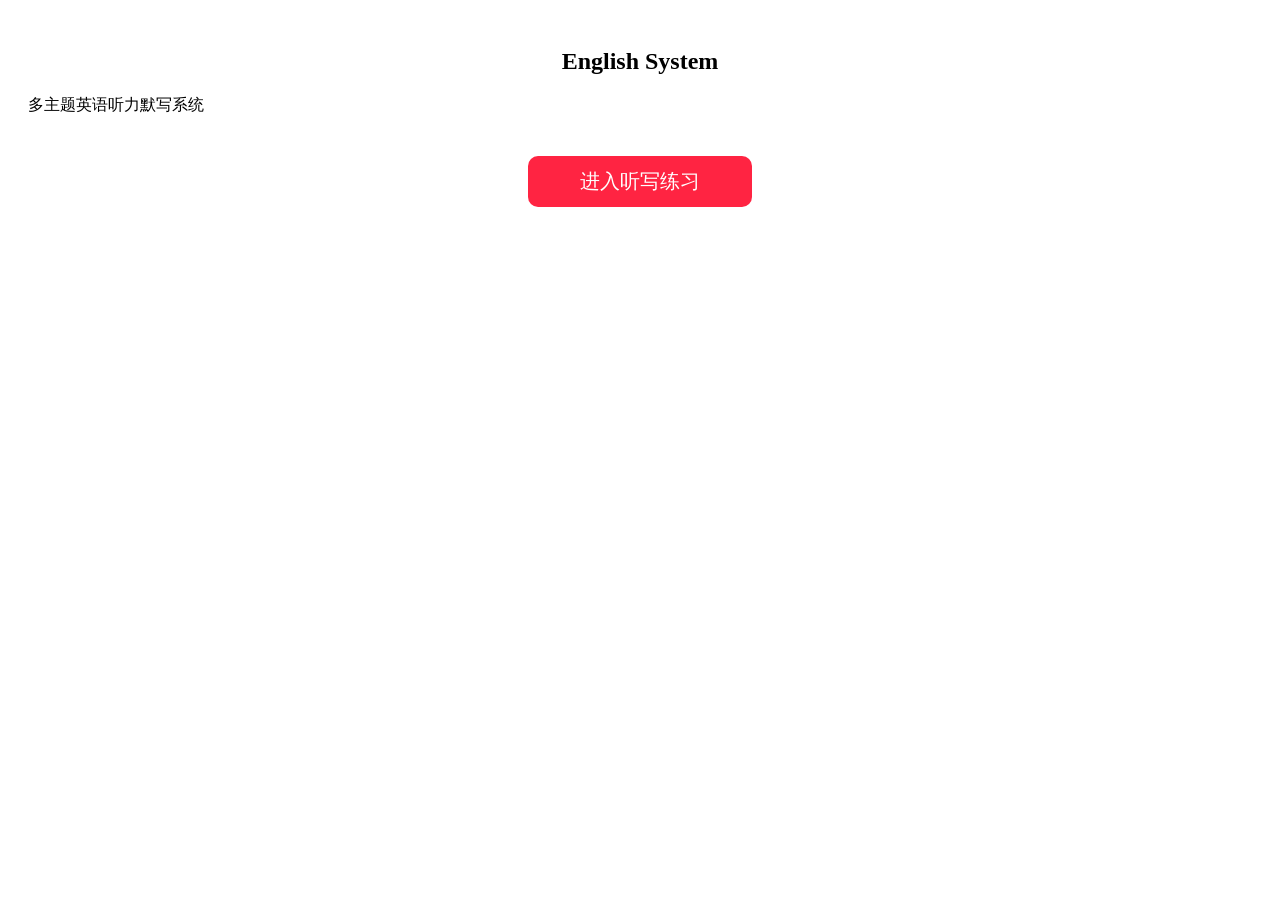
<file: english-system/index.html>
<!DOCTYPE html>
<html lang="en">
<head>
  <meta charset="UTF-8">
  <title>English System</title>
  <link rel="stylesheet" href="style.css">
</head>
<body>
  <h2>English System</h2>
  <p>多主题英语听力默写系统</p>
  <a href="dictation.html" class="enterBtn">进入听写练习</a>
</body>
</html>
</file>
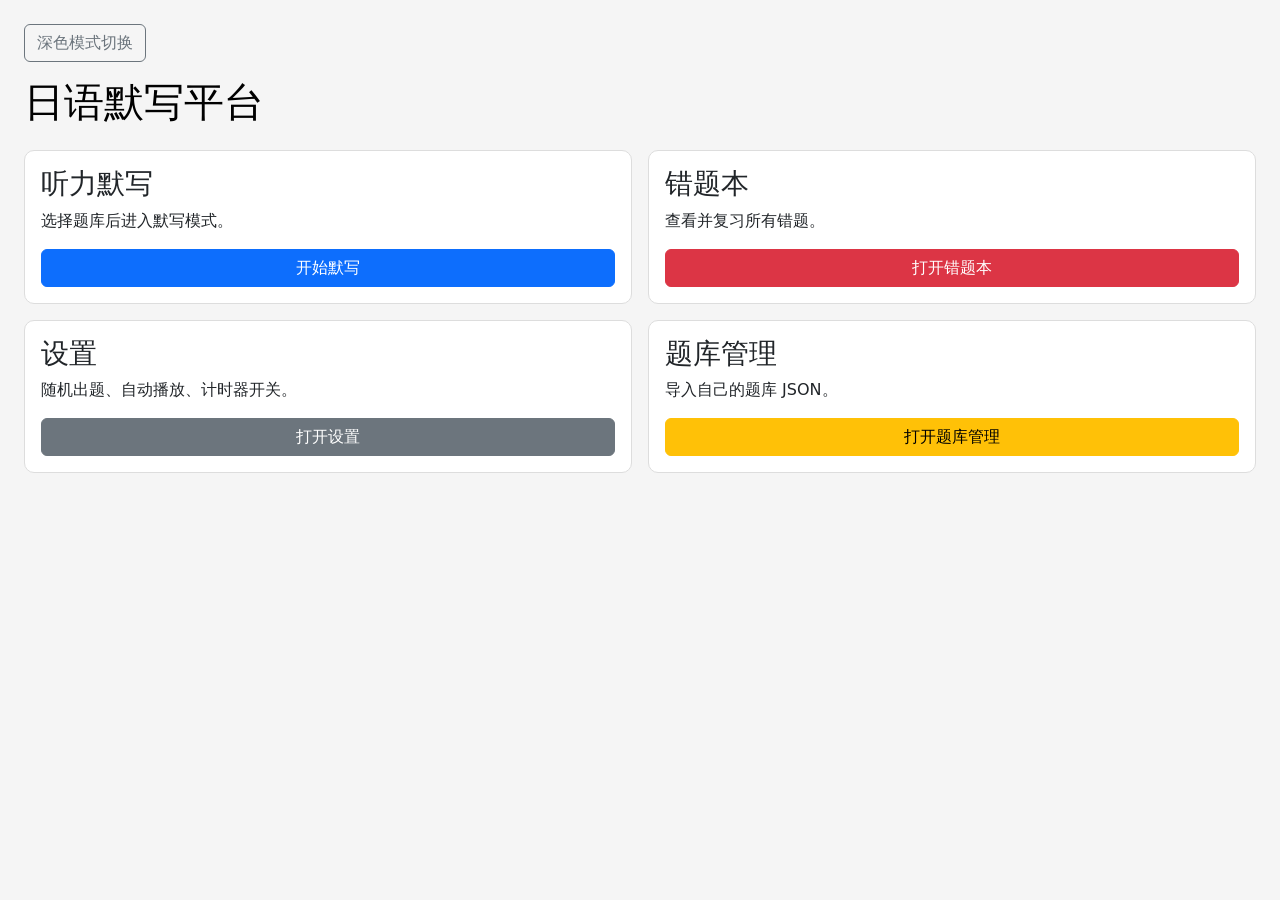
<file: n1-system/index.html>
<!DOCTYPE html>
<html lang="ja">
<head>
<meta charset="UTF-8">
<title>日语默写平台</title>
<link href="https://cdn.jsdelivr.net/npm/bootstrap@5.3.2/dist/css/bootstrap.min.css" rel="stylesheet">
<link rel="stylesheet" href="css/style.css">
</head>
<body class="p-4">
<button class="btn btn-outline-secondary mb-3" onclick="toggleTheme()">深色模式切换</button>
<script src="js/theme.js"></script>


<h1 class="mb-4">日语默写平台</h1>

<div class="row g-3">

  <div class="col-md-6">
    <div class="card p-3">
      <h3>听力默写</h3>
      <p>选择题库后进入默写模式。</p>
      <button class="btn btn-primary" onclick="goDictation()">开始默写</button>
    </div>
  </div>

  <div class="col-md-6">
    <div class="card p-3">
      <h3>错题本</h3>
      <p>查看并复习所有错题。</p>
      <a href="wrong.html" class="btn btn-danger">打开错题本</a>
    </div>
  </div>

  <div class="col-md-6">
    <div class="card p-3">
      <h3>设置</h3>
      <p>随机出题、自动播放、计时器开关。</p>
      <a href="settings.html" class="btn btn-secondary">打开设置</a>
    </div>
  </div>

  <div class="col-md-6">
    <div class="card p-3">
      <h3>题库管理</h3>
      <p>导入自己的题库 JSON。</p>
      <a href="manage.html" class="btn btn-warning">打开题库管理</a>
    </div>
  </div>

</div>

<script>
function goDictation(){
  // 简单版：直接进入默写页面
  window.location.href = "dictation.html";
}
</script>

</body>
</html>
</file>
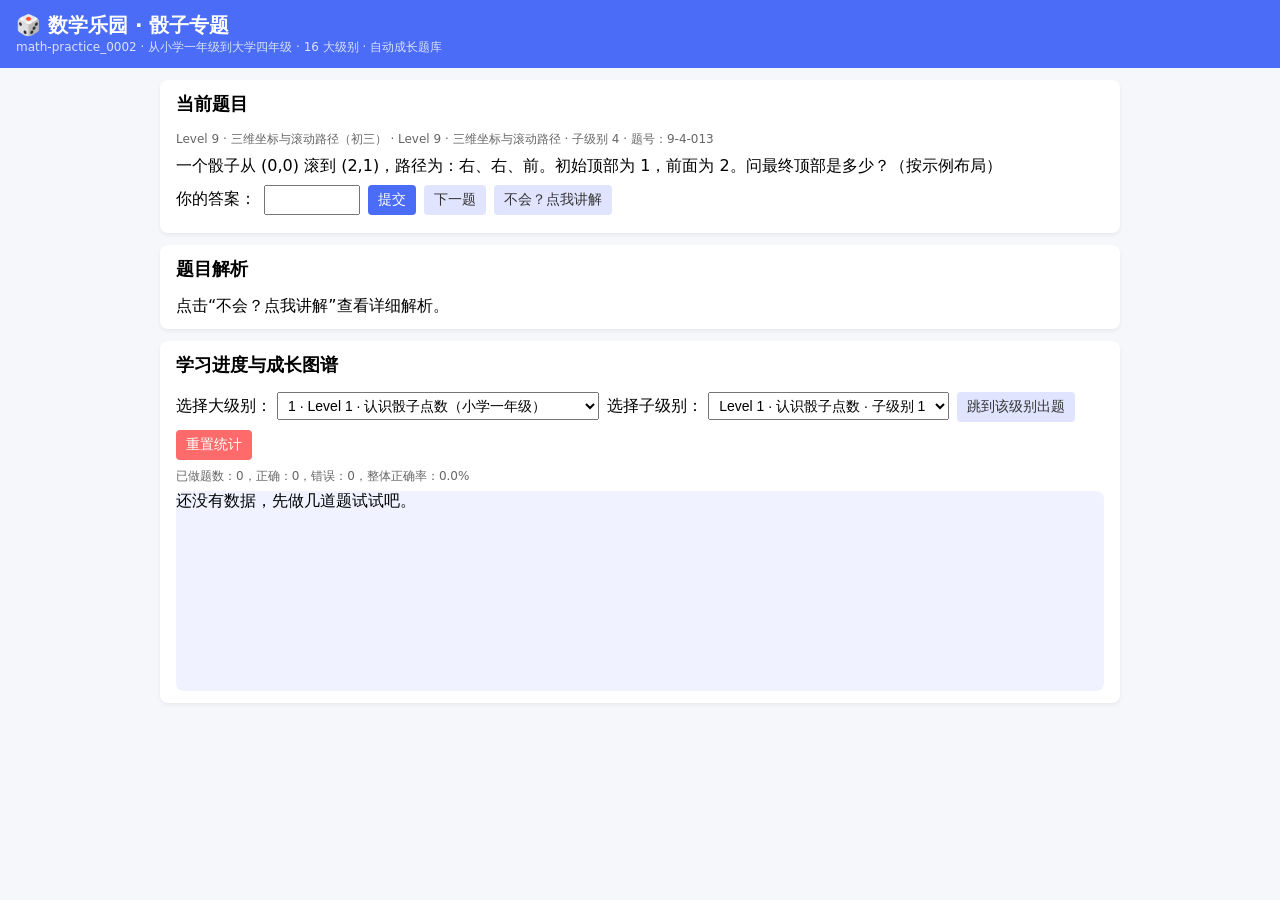
<file: math-practice_0002.html>
<!DOCTYPE html>
<html lang="zh-CN">
<head>
  <meta charset="UTF-8" />
  <title>🎲 数学乐园 · 骰子专题 math-practice_0002</title>
  <meta name="viewport" content="width=device-width, initial-scale=1.0" />
  <style>
    body {
      font-family: system-ui, -apple-system, BlinkMacSystemFont, "Segoe UI", sans-serif;
      margin: 0;
      padding: 0;
      background: #f5f7fb;
    }
    header {
      background: #4a6cf7;
      color: #fff;
      padding: 12px 16px;
    }
    header h1 {
      margin: 0;
      font-size: 20px;
    }
    header small {
      display: block;
      font-size: 12px;
      opacity: 0.8;
    }
    main {
      padding: 12px 16px;
      max-width: 960px;
      margin: 0 auto;
    }
    .panel {
      background: #fff;
      border-radius: 8px;
      padding: 12px 16px;
      margin-bottom: 12px;
      box-shadow: 0 2px 4px rgba(0,0,0,0.06);
    }
    .panel h2 {
      margin-top: 0;
      font-size: 18px;
    }
    .panel h3 {
      margin-top: 0;
      font-size: 16px;
    }
    .meta-line {
      font-size: 12px;
      color: #666;
      margin-bottom: 6px;
    }
    .problem-statement {
      font-size: 16px;
      margin: 8px 0;
    }
    .input-row {
      display: flex;
      gap: 8px;
      align-items: center;
      margin-top: 8px;
    }
    .input-row input[type="number"] {
      width: 80px;
      padding: 4px 6px;
      font-size: 16px;
    }
    button {
      padding: 6px 10px;
      border-radius: 4px;
      border: none;
      cursor: pointer;
      font-size: 14px;
    }
    button.primary {
      background: #4a6cf7;
      color: #fff;
    }
    button.secondary {
      background: #e0e4ff;
      color: #333;
    }
    button.danger {
      background: #ff6b6b;
      color: #fff;
    }
    #result-msg {
      margin-top: 6px;
      font-size: 14px;
    }
    #explain-panel h4 {
      margin-bottom: 4px;
    }
    #explain-panel ol,
    #explain-panel ul {
      margin-top: 4px;
      margin-bottom: 8px;
      padding-left: 20px;
    }
    #growth-chart {
      width: 100%;
      height: 200px;
      background: #f0f3ff;
      border-radius: 8px;
      position: relative;
      overflow: hidden;
    }
    .growth-bar {
      position: absolute;
      bottom: 0;
      width: 20px;
      background: #4a6cf7;
      border-radius: 4px 4px 0 0;
    }
    .growth-label {
      position: absolute;
      bottom: 0;
      font-size: 10px;
      transform: translateX(-50%);
      white-space: nowrap;
    }
    .level-select-row {
      display: flex;
      gap: 8px;
      flex-wrap: wrap;
      margin-bottom: 8px;
    }
    select {
      padding: 4px 6px;
      font-size: 14px;
    }
  </style>
</head>
<body>
<header>
  <h1>🎲 数学乐园 · 骰子专题</h1>
  <small>math-practice_0002 · 从小学一年级到大学四年级 · 16 大级别 · 自动成长题库</small>
</header>
<main>
  <!-- 当前题目展示 -->
  <section class="panel">
    <h2>当前题目</h2>
    <div class="meta-line" id="problem-meta"></div>
    <div class="problem-statement" id="problem-statement"></div>
    <div class="input-row">
      <label for="answer-input">你的答案：</label>
      <input type="number" id="answer-input" />
      <button class="primary" id="btn-submit">提交</button>
      <button class="secondary" id="btn-next">下一题</button>
      <button class="secondary" id="btn-explain">不会？点我讲解</button>
    </div>
    <div id="result-msg"></div>
  </section>

  <!-- 解析面板 -->
  <section class="panel">
    <h2>题目解析</h2>
    <div id="explain-panel">点击“不会？点我讲解”查看详细解析。</div>
  </section>

  <!-- 难度选择 + 成长图谱 -->
  <section class="panel">
    <h2>学习进度与成长图谱</h2>
    <div class="level-select-row">
      <div>
        <label>选择大级别：</label>
        <select id="select-level"></select>
      </div>
      <div>
        <label>选择子级别：</label>
        <select id="select-sublevel"></select>
      </div>
      <button class="secondary" id="btn-jump">跳到该级别出题</button>
      <button class="danger" id="btn-reset">重置统计</button>
    </div>
    <div class="meta-line" id="stats-summary"></div>
    <div id="growth-chart"></div>
  </section>
</main>

<script>
/**
 * DiceTopicEngine：自动生成 16 级骰子题库
 */
class DiceTopicEngine {
  constructor(config) {
    this.config = config;
    this.data = {
      meta: {
        id: "math-practice_0002",
        title: "🎲 骰子数学专题",
        version: "1.0.0",
        totalProblems: 0
      },
      levels: []
    };
  }

  initLevels() {
    const levelDefs = [
      { grade: "小学一年级", name: "认识骰子点数" },
      { grade: "小学二年级", name: "判断骰子是否正确" },
      { grade: "小学三年级", name: "相邻贴面和为 8" },
      { grade: "小学四年级", name: "多骰子链式推理" },
      { grade: "小学五年级", name: "空间方位与面推理" },
      { grade: "小学六年级", name: "多骰子空间组合" },
      { grade: "初一",       name: "单步旋转与滚动" },
      { grade: "初二",       name: "多步旋转与路径" },
      { grade: "初三",       name: "三维坐标与滚动路径" },
      { grade: "高一",       name: "展开图与折叠" },
      { grade: "高二",       name: "立方体旋转群基础" },
      { grade: "高三",       name: "组合计数与可见面" },
      { grade: "大一",       name: "群作用与轨道" },
      { grade: "大二",       name: "图论视角的骰子邻接图" },
      { grade: "大三",       name: "立方体旋转群 ≅ S₄" },
      { grade: "大四",       name: "马尔可夫链与稳态分布" }
    ];

    levelDefs.forEach((def, idx) => {
      this.data.levels.push({
        levelId: idx + 1,
        label: `Level ${idx + 1} · ${def.name}`,
        gradeHint: def.grade,
        subLevels: []
      });
    });
  }

  generateSubLevels() {
    this.data.levels.forEach(level => {
      for (let s = 1; s <= this.config.subLevelsPerLevel; s++) {
        level.subLevels.push({
          subId: `${level.levelId}-${s}`,
          name: `${level.label} · 子级别 ${s}`,
          difficultyStars: s, // 简单用子级别编号当星级
          problems: []
        });
      }
    });
  }

  generateProblems() {
    let count = 0;
    this.data.levels.forEach(level => {
      level.subLevels.forEach(sub => {
        for (let i = 1; i <= this.config.problemsPerSubLevel; i++) {
          if (count >= this.config.totalProblems) break;
          const p = this.generateProblem(level.levelId, sub.subId, i);
          sub.problems.push(p);
          count++;
        }
      });
    });
    this.data.meta.totalProblems = count;
  }

  // 根据 levelId 生成不同题型（这里只给每级一个典型模板，可继续扩展）
  generateProblem(levelId, subId, index) {
    const id = `${subId}-${String(index).padStart(3, "0")}`;

    // Level 1：看不见的面点数和
    if (levelId === 1) {
      const visible = this.randomVisibleFaces();
      const total = 21;
      const visibleSum = visible.reduce((a, b) => a + b, 0);
      const hiddenSum = total - visibleSum;
      return {
        levelId,
        subId,
        problemId: id,
        type: "dice-visible-sum",
        statement: `一个骰子有三个面可见：${visible.join("、")}。看不见的三个面的点数和是多少？`,
        answer: hiddenSum,
        solutions: [
          {
            title: "方法一：总和减法",
            steps: [
              "一个骰子 1~6 的总和是 21。",
              `已知三个面的点数和为 ${visibleSum}。`,
              `看不见的三个面的点数和为 21 - ${visibleSum} = ${hiddenSum}。`
            ]
          },
          {
            title: "方法二：用相对面和为 7",
            steps: [
              "骰子相对面的点数和为 7。",
              "根据已知面推对面，再把三个对面点数相加。"
            ]
          }
        ],
        aiExplain: {
          hintSteps: [
            "先算出 1~6 的总和。",
            "再算出已知三个面的和。",
            "用总和减去已知面的和。"
          ],
          commonMistakes: [
            "忘记算总和。",
            "把看得见的面也算进看不见的面。"
          ]
        }
      };
    }

    // Level 2：判断骰子是否正确（简单逻辑题）
    if (levelId === 2) {
      const a = this.randomFace();
      const b = this.randomFace();
      const isOpposite7 = (a + b === 7);
      return {
        levelId,
        subId,
        problemId: id,
        type: "dice-check-opposite-7",
        statement: `一个骰子上有两个相对的面，点数分别是 ${a} 和 ${b}。这个骰子是否可能是标准骰子（相对面和为 7）？回答：1 表示可能，0 表示不可能。`,
        answer: isOpposite7 ? 1 : 0,
        solutions: [
          {
            title: "方法一：直接判断和是否为 7",
            steps: [
              `计算两个面的点数和：${a} + ${b} = ${a + b}。`,
              "如果和为 7，则可能是标准骰子；否则一定不是。"
            ]
          }
        ],
        aiExplain: {
          hintSteps: [
            "想一想：标准骰子的相对面点数和是多少？",
            "把这两个数加起来，看结果是不是 7。"
          ],
          commonMistakes: [
            "记错成相对面和为 6 或 8。",
            "只看其中一个面，没有计算和。"
          ]
        }
      };
    }

    // Level 3：相邻贴面和为 8
    if (levelId === 3) {
      const left = this.randomFace();
      const right = 8 - left;
      return {
        levelId,
        subId,
        problemId: id,
        type: "dice-adjacent-8",
        statement: `两个骰子相贴，贴着的两个面点数和为 8。已知左边贴面是 ${left}，问右边贴面是多少？`,
        answer: right,
        solutions: [
          {
            title: "方法一：和为 8",
            steps: [
              "贴面点数和为 8。",
              `右面 = 8 - 左面 = 8 - ${left} = ${right}。`
            ]
          }
        ],
        aiExplain: {
          hintSteps: [
            "两个数加起来是 8。",
            `其中一个是 ${left}，另一个是多少？`
          ],
          commonMistakes: [
            "把 7 当成贴面和。",
            "算成 8 + 左面。"
          ]
        }
      };
    }

    // Level 4：多骰子链式推理（简单版）
    if (levelId === 4) {
      const first = this.randomFace();
      const second = 8 - first;
      const third = 8 - second;
      return {
        levelId,
        subId,
        problemId: id,
        type: "dice-chain-3",
        statement: `三个骰子排成一条直线，相邻贴面点数和都为 8。已知第一个骰子的前面是 ${first}，问第三个骰子的前面是多少？`,
        answer: third,
        solutions: [
          {
            title: "方法一：逐步推理",
            steps: [
              `第一个与第二个贴面和为 8，第二个前面 = 8 - ${first} = ${second}。`,
              `第二个与第三个贴面和为 8，第三个前面 = 8 - ${second} = ${third}。`
            ]
          }
        ],
        aiExplain: {
          hintSteps: [
            "先求出第二个骰子的前面。",
            "再用同样的方法求出第三个骰子的前面。"
          ],
          commonMistakes: [
            "只算了第二个，没有继续算第三个。",
            "把 7 当成贴面和。"
          ]
        }
      };
    }

    // Level 5：空间方位与面推理（简化版）
    if (levelId === 5) {
      const top = 2;
      const front = 6;
      const right = 3; // 采用标准布局的一个例子
      return {
        levelId,
        subId,
        problemId: id,
        type: "dice-orientation-basic",
        statement: `一个骰子放在桌面上，顶部是 ${top}，前面是 ${front}。问右侧面是多少？（按标准骰子布局）`,
        answer: right,
        solutions: [
          {
            title: "方法一：记住标准布局",
            steps: [
              "标准骰子中，2 的对面是 5，6 的对面是 1。",
              "剩下的两个侧面是 3 和 4。",
              "根据常见布局，右侧面是 3。"
            ]
          }
        ],
        aiExplain: {
          hintSteps: [
            "回忆标准骰子的布局：哪些数字在相邻面上？",
            "找出剩下的两个侧面，再确定右侧面。"
          ],
          commonMistakes: [
            "把对面当成右侧面。",
            "记错标准布局。"
          ]
        }
      };
    }

    // Level 6：多骰子空间组合（简化版）
    if (levelId === 6) {
      const front = 5;
      const possible = [1, 6]; // 示例：剩余侧面
      return {
        levelId,
        subId,
        problemId: id,
        type: "dice-stack-2",
        statement: `两个骰子上下叠放，上骰右面为 1，下骰前面为 ${front}。问下骰右面可能是多少？（填入其中一个可能值）`,
        answer: possible[0],
        solutions: [
          {
            title: "方法一：找剩余侧面",
            steps: [
              "下骰前面为 5，对面为 2。",
              "剩余两个侧面为 1 和 6。",
              "因此下骰右面可能是 1 或 6。"
            ]
          }
        ],
        aiExplain: {
          hintSteps: [
            "先找出前面的对面。",
            "再找出剩余两个侧面。"
          ],
          commonMistakes: [
            "把顶部或底部当成右侧面。",
            "只考虑一个侧面。"
          ]
        }
      };
    }

    // Level 7：单步旋转与滚动（简化版）
    if (levelId === 7) {
      const top = 1;
      const front = 2;
      const newTop = 2; // 前滚一格
      return {
        levelId,
        subId,
        problemId: id,
        type: "dice-roll-1",
        statement: `一个骰子顶部是 ${top}，前面是 ${front}。向前滚动一格后，顶部是多少？`,
        answer: newTop,
        solutions: [
          {
            title: "方法一：前滚规则",
            steps: [
              "向前滚动时，前面变成顶部。",
              `因此新的顶部是原来的前面 ${front}。`
            ]
          }
        ],
        aiExplain: {
          hintSteps: [
            "想象骰子向前滚动：哪个面会滚到上面？"
          ],
          commonMistakes: [
            "把后面当成新的顶部。",
            "把右侧面当成新的顶部。"
          ]
        }
      };
    }

    // Level 8：多步旋转与路径（简化版）
    if (levelId === 8) {
      const top0 = 1;
      const front0 = 2;
      const top1 = 2; // 前滚
      const top2 = 3; // 左滚（示例）
      const top3 = 6; // 再前滚（示例）
      return {
        levelId,
        subId,
        problemId: id,
        type: "dice-roll-3",
        statement: `一个骰子依次执行：前滚 → 左滚 → 前滚。初始顶部为 ${top0}，前面为 ${front0}。问最终顶部是多少？（按给定示例布局）`,
        answer: top3,
        solutions: [
          {
            title: "方法一：逐步模拟",
            steps: [
              `前滚：顶部变为前面 ${front0}，得到顶部 ${top1}。`,
              "左滚：顶部变为左侧面（示例设为 3），得到顶部 3。",
              "再前滚：顶部变为前面（示例设为 6），最终顶部为 6。"
            ]
          }
        ],
        aiExplain: {
          hintSteps: [
            "每一步滚动都要更新顶部。",
            "按顺序模拟三次滚动。"
          ],
          commonMistakes: [
            "只算了一步或两步。",
            "滚动方向搞错。"
          ]
        }
      };
    }

    // Level 9：三维坐标与滚动路径（简化版）
    if (levelId === 9) {
      const topFinal = 6;
      return {
        levelId,
        subId,
        problemId: id,
        type: "dice-path-3",
        statement: `一个骰子从 (0,0) 滚到 (2,1)，路径为：右、右、前。初始顶部为 1，前面为 2。问最终顶部是多少？（按示例布局）`,
        answer: topFinal,
        solutions: [
          {
            title: "方法一：按路径逐步滚动",
            steps: [
              "第一次右滚：顶部变为右侧面（示例设为 3）。",
              "第二次右滚：顶部变为新的右侧面（示例设为 5）。",
              "最后前滚：顶部变为前面（示例设为 6）。"
            ]
          }
        ],
        aiExplain: {
          hintSteps: [
            "把路径拆成三步：右、右、前。",
            "每一步都更新顶部。"
          ],
          commonMistakes: [
            "只考虑坐标变化，没有考虑骰子旋转。",
            "路径顺序搞错。"
          ]
        }
      };
    }

    // Level 10：展开图与折叠（概念题）
    if (levelId === 10) {
      return {
        levelId,
        subId,
        problemId: id,
        type: "dice-net-basic",
        statement: `一个标准骰子的展开图折叠后，顶部是 4。问：顶部的对面是多少？`,
        answer: 3,
        solutions: [
          {
            title: "方法一：相对面和为 7",
            steps: [
              "标准骰子相对面点数和为 7。",
              "顶部是 4，对面 = 7 - 4 = 3。"
            ]
          }
        ],
        aiExplain: {
          hintSteps: [
            "回忆标准骰子的相对面规律。",
            "用 7 减去顶部的点数。"
          ],
          commonMistakes: [
            "记错成和为 6 或 8。",
            "把相邻面当成对面。"
          ]
        }
      };
    }

    // Level 11：立方体旋转群基础（概念题）
    if (levelId === 11) {
      return {
        levelId,
        subId,
        problemId: id,
        type: "group-size",
        statement: `立方体的旋转群有多少种不同的朝向？`,
        answer: 24,
        solutions: [
          {
            title: "方法一：6×4 计数",
            steps: [
              "可以选择任意一个面作为顶部，共 6 种选择。",
              "固定顶部后，前面可以有 4 种方向。",
              "总共 6 × 4 = 24 种不同朝向。"
            ]
          }
        ],
        aiExplain: {
          hintSteps: [
            "先选顶部，再选前面。",
            "用乘法原理计算总数。"
          ],
          commonMistakes: [
            "忘记前面还有 4 种方向。",
            "只算了 6 种。"
          ]
        }
      };
    }

    // Level 12：组合计数与可见面（简化版）
    if (levelId === 12) {
      return {
        levelId,
        subId,
        problemId: id,
        type: "visible-combinations",
        statement: `两个骰子叠放，问不同的可见面组合有多少种？（简化模型：每个骰子顶部 6 种，前面 4 种）`,
        answer: 576,
        solutions: [
          {
            title: "方法一：乘法原理",
            steps: [
              "上骰顶部 6 种，前面 4 种。",
              "下骰顶部 6 种，前面 4 种。",
              "总数 = 6 × 4 × 6 × 4 = 576。"
            ]
          }
        ],
        aiExplain: {
          hintSteps: [
            "分别考虑上骰和下骰。",
            "用乘法原理把所有可能相乘。"
          ],
          commonMistakes: [
            "只算了一个骰子的组合。",
            "忘记乘法原理。"
          ]
        }
      };
    }

    // Level 13：群作用与轨道（概念题）
    if (levelId === 13) {
      return {
        levelId,
        subId,
        problemId: id,
        type: "orbit-count",
        statement: `一个标准骰子六个面标号 1–6，在旋转群作用下，面集合的轨道数量是多少？`,
        answer: 1,
        solutions: [
          {
            title: "方法一：所有面等价",
            steps: [
              "立方体旋转可以把任意一个面转到任意另一个面的位置。",
              "因此所有面在群作用下属于同一个轨道。",
              "轨道数量为 1。"
            ]
          }
        ],
        aiExplain: {
          hintSteps: [
            "想一想：通过旋转，能否把一个面转到另一个面？",
            "如果都能转到，就在同一个轨道。"
          ],
          commonMistakes: [
            "误以为每个面是一个轨道。",
            "忽略旋转的作用。"
          ]
        }
      };
    }

    // Level 14：图论视角的骰子邻接图（概念题）
    if (levelId === 14) {
      return {
        levelId,
        subId,
        problemId: id,
        type: "graph-diameter",
        statement: `构造骰子的邻接图（六个面为节点，相邻面之间连边），问这个图的直径是多少？`,
        answer: 2,
        solutions: [
          {
            title: "方法一：对面距离为 2",
            steps: [
              "每个面与 4 个面相邻。",
              "对面之间的最短路径需要经过一个相邻面，距离为 2。",
              "最大距离为 2，因此直径为 2。"
            ]
          }
        ],
        aiExplain: {
          hintSteps: [
            "找出距离最远的一对面（对面）。",
            "计算它们之间的最短路径长度。"
          ],
          commonMistakes: [
            "误以为直径为 3。",
            "没有考虑对面之间的路径。"
          ]
        }
      };
    }

    // Level 15：立方体旋转群 ≅ S₄（概念题）
    if (levelId === 15) {
      return {
        levelId,
        subId,
        problemId: id,
        type: "group-isomorphism",
        statement: `立方体旋转群同构于哪个对称群？（填入 n，使得是 Sₙ）`,
        answer: 4,
        solutions: [
          {
            title: "方法一：空间对角线的作用",
            steps: [
              "立方体有 4 条空间对角线。",
              "旋转群作用在这 4 条对角线上，得到一个到 S₄ 的同构。",
              "因此立方体旋转群同构于 S₄。"
            ]
          }
        ],
        aiExplain: {
          hintSteps: [
            "想一想：立方体有哪些“重要对象”可以被旋转作用？",
            "空间对角线是一个关键。"
          ],
          commonMistakes: [
            "误答成 S₆。",
            "忽略对角线的数量。"
          ]
        }
      };
    }

    // Level 16：马尔可夫链与稳态分布（简化版）
    if (levelId === 16) {
      return {
        levelId,
        subId,
        problemId: id,
        type: "markov-steady",
        statement: `一个骰子随机滚动，构造其状态转移矩阵并求稳态分布。问稳态分布中每个面的概率是多少？（填入分数的分母，如 1/6 填 6）`,
        answer: 6,
        solutions: [
          {
            title: "方法一：对称性与均匀分布",
            steps: [
              "每个面在长期滚动中处于对称地位。",
              "稳态分布应当是均匀分布。",
              "因此每个面的概率为 1/6，分母为 6。"
            ]
          }
        ],
        aiExplain: {
          hintSteps: [
            "想一想：有没有哪个面在长期滚动中更“特殊”？",
            "如果都一样，就应该是均匀分布。"
          ],
          commonMistakes: [
            "误以为某个面概率更大。",
            "没有利用对称性。"
          ]
        }
      };
    }

    // 默认占位
    return {
      levelId,
      subId,
      problemId: id,
      type: "placeholder",
      statement: "此级别题型待扩展。",
      answer: 0,
      solutions: [],
      aiExplain: {
        hintSteps: [],
        commonMistakes: []
      }
    };
  }

  randomFace() {
    return Math.floor(Math.random() * 6) + 1;
  }

  randomVisibleFaces() {
    const faces = [1, 2, 3, 4, 5, 6];
    return faces.sort(() => Math.random() - 0.5).slice(0, 3);
  }

  exportJSON() {
    return JSON.stringify(this.data, null, 2);
  }
}

/**
 * 用户统计与成长图谱
 */
const userStats = {
  correct: 0,
  wrong: 0,
  levelProgress: {} // key: levelId-subId -> {correct, wrong, totalTime, count}
};

function recordResult(problem, isCorrect, timeMs) {
  const key = `${problem.levelId}-${problem.subId}`;
  if (!userStats.levelProgress[key]) {
    userStats.levelProgress[key] = { correct: 0, wrong: 0, totalTime: 0, count: 0 };
  }
  const lp = userStats.levelProgress[key];
  lp.count++;
  lp.totalTime += timeMs;
  if (isCorrect) lp.correct++;
  else lp.wrong++;
  if (isCorrect) userStats.correct++;
  else userStats.wrong++;
  updateStatsSummary();
  renderGrowthChart();
}

function updateStatsSummary() {
  const total = userStats.correct + userStats.wrong;
  const acc = total ? (userStats.correct / total * 100).toFixed(1) : "0.0";
  document.getElementById("stats-summary").textContent =
    `已做题数：${total}，正确：${userStats.correct}，错误：${userStats.wrong}，整体正确率：${acc}%`;
}

function renderGrowthChart() {
  const chart = document.getElementById("growth-chart");
  chart.innerHTML = "";
  const keys = Object.keys(userStats.levelProgress);
  if (!keys.length) {
    chart.textContent = "还没有数据，先做几道题试试吧。";
    return;
  }
  const maxCount = Math.max(...keys.map(k => userStats.levelProgress[k].count));
  const width = chart.clientWidth;
  const barWidth = Math.max(12, Math.min(24, width / (keys.length * 1.5)));

  keys.forEach((key, idx) => {
    const lp = userStats.levelProgress[key];
    const hRatio = lp.count / maxCount;
    const barHeight = hRatio * (chart.clientHeight - 30);
    const x = 10 + idx * (barWidth + 8);

    const bar = document.createElement("div");
    bar.className = "growth-bar";
    bar.style.left = x + "px";
    bar.style.height = barHeight + "px";
    const acc = lp.correct ? (lp.correct / lp.count * 100).toFixed(0) : 0;
    bar.style.background = `linear-gradient(to top, #4a6cf7, #8fb3ff ${acc}%)`;
    chart.appendChild(bar);

    const label = document.createElement("div");
    label.className = "growth-label";
    label.style.left = (x + barWidth / 2) + "px";
    label.textContent = key;
    chart.appendChild(label);
  });
}

/**
 * 题目选择策略：自适应（优先选用户表现较差的级别）
 */
function pickNextProblem(engineData, currentProblem) {
  const allProblems = [];
  engineData.levels.forEach(level => {
    level.subLevels.forEach(sub => {
      sub.problems.forEach(p => allProblems.push(p));
    });
  });

  // 如果还没有统计，随机选一题
  const keys = Object.keys(userStats.levelProgress);
  if (!keys.length) {
    return allProblems[Math.floor(Math.random() * allProblems.length)];
  }

  let worstKey = null;
  let worstScore = -Infinity;
  keys.forEach(key => {
    const lp = userStats.levelProgress[key];
    const accuracy = lp.correct / lp.count;
    const avgTime = lp.totalTime / lp.count;
    const score = (1 - accuracy) * 0.7 + (avgTime / 60000) * 0.3;
    if (score > worstScore) {
      worstScore = score;
      worstKey = key;
    }
  });

  const [levelIdStr, subId] = worstKey.split("-");
  const levelId = Number(levelIdStr);
  const candidates = allProblems.filter(
    p => p.levelId === levelId && p.subId === subId
  );
  if (!candidates.length) {
    return allProblems[Math.floor(Math.random() * allProblems.length)];
  }
  return candidates[Math.floor(Math.random() * candidates.length)];
}

/**
 * 渲染解析
 */
function renderExplain(problem) {
  const panel = document.getElementById("explain-panel");
  if (!problem) {
    panel.textContent = "当前没有题目。";
    return;
  }
  let html = "";
  if (problem.aiExplain.hintSteps && problem.aiExplain.hintSteps.length) {
    html += "<h4>思路提示：</h4><ol>";
    problem.aiExplain.hintSteps.forEach(s => html += `<li>${s}</li>`);
    html += "</ol>";
  }
  if (problem.solutions && problem.solutions.length) {
    html += "<h4>多种解法：</h4>";
    problem.solutions.forEach(sol => {
      html += `<h5>${sol.title}</h5><ol>`;
      sol.steps.forEach(step => html += `<li>${step}</li>`);
      html += "</ol>";
    });
  }
  if (problem.aiExplain.commonMistakes && problem.aiExplain.commonMistakes.length) {
    html += "<h4>常见错误：</h4><ul>";
    problem.aiExplain.commonMistakes.forEach(m => html += `<li>${m}</li>`);
    html += "</ul>";
  }
  panel.innerHTML = html || "暂时没有解析信息。";
}

/**
 * 页面初始化与事件绑定
 */
const engine = new DiceTopicEngine({
  subLevelsPerLevel: 5,
  problemsPerSubLevel: 20,
  totalProblems: 1000
});
engine.initLevels();
engine.generateSubLevels();
engine.generateProblems();

let currentProblem = null;
let currentStartTime = null;

function renderProblem(problem) {
  currentProblem = problem;
  currentStartTime = Date.now();
  document.getElementById("answer-input").value = "";
  document.getElementById("result-msg").textContent = "";
  document.getElementById("explain-panel").textContent = "点击“不会？点我讲解”查看详细解析。";

  const level = engine.data.levels.find(l => l.levelId === problem.levelId);
  const sub = level.subLevels.find(s => s.subId === problem.subId);

  document.getElementById("problem-meta").textContent =
    `${level.label}（${level.gradeHint}） · ${sub.name} · 题号：${problem.problemId}`;
  document.getElementById("problem-statement").textContent = problem.statement;
}

function initSelectors() {
  const selLevel = document.getElementById("select-level");
  const selSub = document.getElementById("select-sublevel");
  selLevel.innerHTML = "";
  engine.data.levels.forEach(level => {
    const opt = document.createElement("option");
    opt.value = level.levelId;
    opt.textContent = `${level.levelId} · ${level.label}（${level.gradeHint}）`;
    selLevel.appendChild(opt);
  });
  selLevel.addEventListener("change", () => {
    const levelId = Number(selLevel.value);
    const level = engine.data.levels.find(l => l.levelId === levelId);
    selSub.innerHTML = "";
    level.subLevels.forEach(sub => {
      const opt = document.createElement("option");
      opt.value = sub.subId;
      opt.textContent = sub.name;
      selSub.appendChild(opt);
    });
  });
  selLevel.dispatchEvent(new Event("change"));
}

document.getElementById("btn-submit").addEventListener("click", () => {
  if (!currentProblem) return;
  const val = document.getElementById("answer-input").value;
  if (val === "") {
    document.getElementById("result-msg").textContent = "请先输入你的答案。";
    return;
  }
  const num = Number(val);
  const isCorrect = (num === currentProblem.answer);
  const timeUsed = Date.now() - currentStartTime;
  recordResult(currentProblem, isCorrect, timeUsed);
  document.getElementById("result-msg").textContent =
    isCorrect ? "✅ 回答正确！" : `❌ 回答错误，正确答案是：${currentProblem.answer}`;
});

document.getElementById("btn-next").addEventListener("click", () => {
  const next = pickNextProblem(engine.data, currentProblem);
  renderProblem(next);
});

document.getElementById("btn-explain").addEventListener("click", () => {
  renderExplain(currentProblem);
});

document.getElementById("btn-jump").addEventListener("click", () => {
  const levelId = Number(document.getElementById("select-level").value);
  const subId = document.getElementById("select-sublevel").value;
  const level = engine.data.levels.find(l => l.levelId === levelId);
  const sub = level.subLevels.find(s => s.subId === subId);
  const p = sub.problems[Math.floor(Math.random() * sub.problems.length)];
  renderProblem(p);
});

document.getElementById("btn-reset").addEventListener("click", () => {
  userStats.correct = 0;
  userStats.wrong = 0;
  userStats.levelProgress = {};
  updateStatsSummary();
  renderGrowthChart();
  document.getElementById("result-msg").textContent = "统计已重置。";
});

// 初始化
initSelectors();
updateStatsSummary();
renderGrowthChart();
// 初始随机一题
const allProblemsInit = [];
engine.data.levels.forEach(level => {
  level.subLevels.forEach(sub => {
    sub.problems.forEach(p => allProblemsInit.push(p));
  });
});
renderProblem(allProblemsInit[Math.floor(Math.random() * allProblemsInit.length)]);
</script>
</body>
</html>
</file>
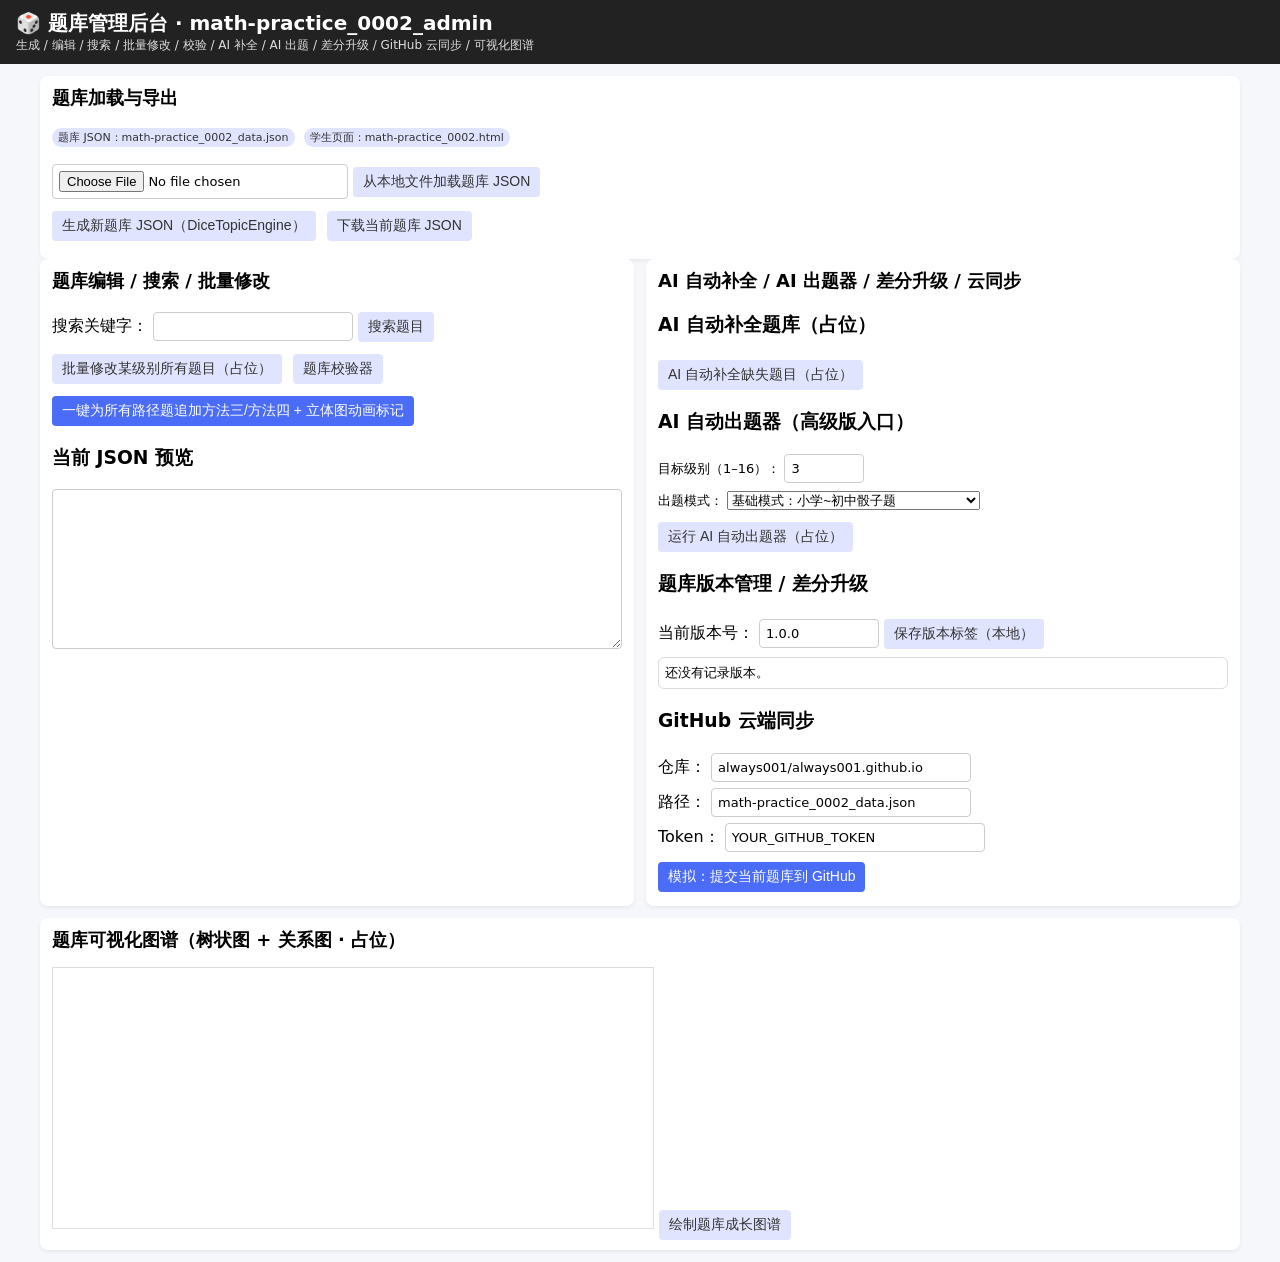
<file: math-practice_0002_admin.html>
<!DOCTYPE html>
<html lang="zh-CN">
<head>
<meta charset="UTF-8" />
<title>🎲 题库管理后台 · math-practice_0002_admin</title>
<meta name="viewport" content="width=device-width, initial-scale=1.0" />
<style>
  body {
    font-family: system-ui, -apple-system, BlinkMacSystemFont, "Segoe UI", sans-serif;
    margin: 0;
    padding: 0;
    background: #f5f7fb;
  }
  header {
    background: #222;
    color: #fff;
    padding: 10px 16px;
  }
  header h1 {
    margin: 0;
    font-size: 20px;
  }
  header small {
    display: block;
    font-size: 12px;
    opacity: 0.85;
  }
  main {
    padding: 12px;
    max-width: 1200px;
    margin: 0 auto;
  }
  .grid {
    display: grid;
    grid-template-columns: 1.4fr 1.4fr;
    gap: 12px;
  }
  .panel {
    background: #fff;
    border-radius: 8px;
    padding: 10px 12px;
    box-shadow: 0 2px 4px rgba(0,0,0,0.06);
  }
  .panel h2 {
    margin-top: 0;
    font-size: 18px;
  }
  button {
    padding: 6px 10px;
    border-radius: 4px;
    border: none;
    cursor: pointer;
    font-size: 14px;
    margin-right: 6px;
    margin-top: 4px;
  }
  button.primary { background: #4a6cf7; color: #fff; }
  button.secondary { background: #e0e4ff; color: #333; }
  input[type="text"], input[type="file"], textarea {
    padding: 6px;
    border-radius: 4px;
    border: 1px solid #ccc;
    box-sizing: border-box;
    font-family: inherit;
    font-size: 13px;
  }
  textarea {
    width: 100%;
    min-height: 160px;
  }
  .tag {
    display: inline-block;
    padding: 2px 6px;
    border-radius: 999px;
    font-size: 11px;
    background: #e0e4ff;
    color: #333;
    margin-right: 4px;
  }
</style>
</head>
<body>

<header>
  <h1>🎲 题库管理后台 · math-practice_0002_admin</h1>
  <small>生成 / 编辑 / 搜索 / 批量修改 / 校验 / AI 补全 / AI 出题 / 差分升级 / GitHub 云同步 / 可视化图谱</small>
</header>

<main>

<section class="panel">
  <h2>题库加载与导出</h2>
  <p>
    <span class="tag">题库 JSON：math-practice_0002_data.json</span>
    <span class="tag">学生页面：math-practice_0002.html</span>
  </p>
  <div style="margin-bottom:8px;">
    <input type="file" id="file-input" accept=".json" />
    <button class="secondary" onclick="loadJSONFromFile()">从本地文件加载题库 JSON</button>
  </div>
  <div style="margin-bottom:8px;">
    <button class="secondary" onclick="generateDiceJSON()">生成新题库 JSON（DiceTopicEngine）</button>
    <button class="secondary" onclick="downloadCurrentJSON()">下载当前题库 JSON</button>
  </div>
  <div id="load-status" style="font-size:13px;color:#555;"></div>
</section>

<div class="grid">

  <section class="panel">
    <h2>题库编辑 / 搜索 / 批量修改</h2>
    <div style="margin-bottom:8px;">
      <label>搜索关键字：</label>
      <input type="text" id="search-input" style="width:200px;" />
      <button class="secondary" onclick="searchProblems()">搜索题目</button>
    </div>
    <div id="search-result" style="font-size:13px;margin-bottom:8px;"></div>

    <div style="margin-bottom:8px;">
      <button class="secondary" onclick="batchEditLevel()">批量修改某级别所有题目（占位）</button>
      <button class="secondary" onclick="validateJSON()">题库校验器</button>
    </div>
    <div style="margin-bottom:8px;">
      <button class="primary" onclick="addAdvancedMethodsToAllPathProblems()">
        一键为所有路径题追加方法三/方法四 + 立体图动画标记
      </button>
    </div>
    <div id="advanced-method-status" style="font-size:13px;color:#555;"></div>

    <h3>当前 JSON 预览</h3>
    <textarea id="preview-area"></textarea>
  </section>

  <section class="panel">
    <h2>AI 自动补全 / AI 出题器 / 差分升级 / 云同步</h2>

    <h3>AI 自动补全题库（占位）</h3>
    <div style="font-size:13px;margin-bottom:8px;">
      <button class="secondary" onclick="aiCompleteMissingProblems()">AI 自动补全缺失题目（占位）</button>
    </div>

    <h3>AI 自动出题器（高级版入口）</h3>
    <div style="margin-bottom:8px;font-size:13px;">
      <label>目标级别（1–16）：</label>
      <input type="text" id="ai-target-level" value="3" style="width:80px;" />
    </div>
    <div style="margin-bottom:8px;font-size:13px;">
      <label>出题模式：</label>
      <select id="ai-mode">
        <option value="basic">基础模式：小学~初中骰子题</option>
        <option value="advanced">高级模式：空间推理 / 群论 / 马尔可夫链</option>
      </select>
    </div>
    <button class="secondary" onclick="runAIGenerator()">运行 AI 自动出题器（占位）</button>
    <div id="ai-status" style="font-size:13px;margin-top:4px;color:#555;"></div>

    <h3>题库版本管理 / 差分升级</h3>
    <div style="margin-bottom:8px;">
      <label>当前版本号：</label>
      <input type="text" id="current-version" value="1.0.0" style="width:120px;" />
      <button class="secondary" onclick="saveVersionTag()">保存版本标签（本地）</button>
    </div>
    <div id="version-list" style="font-size:13px;border:1px solid #ddd;border-radius:6px;padding:6px;max-height:120px;overflow-y:auto;">
      还没有记录版本。
    </div>

    <h3>GitHub 云端同步</h3>
    <div style="margin-bottom:6px;">
      <label>仓库：</label>
      <input type="text" id="repo-input" value="always001/always001.github.io" style="width:260px;" />
    </div>
    <div style="margin-bottom:6px;">
      <label>路径：</label>
      <input type="text" id="path-input" value="math-practice_0002_data.json" style="width:260px;" />
    </div>
    <div style="margin-bottom:6px;">
      <label>Token：</label>
      <input type="text" id="token-input" value="YOUR_GITHUB_TOKEN" style="width:260px;" />
    </div>
    <button class="primary" onclick="syncToGitHub()">模拟：提交当前题库到 GitHub</button>
    <div id="sync-status" style="font-size:13px;margin-top:4px;color:#555;"></div>
  </section>

</div>

<section class="panel" style="margin-top:12px;">
  <h2>题库可视化图谱（树状图 + 关系图 · 占位）</h2>
  <canvas id="graph-canvas" width="600" height="260" style="border:1px solid #ddd;"></canvas>
  <button class="secondary" onclick="drawTopicGraph()">绘制题库成长图谱</button>
</section>

<script>
// ========== DiceTopicEngine（简化版占位） ==========
class DiceTopicEngine {
  constructor(config) {
    this.subLevelsPerLevel = config.subLevelsPerLevel || 5;
    this.problemsPerSubLevel = config.problemsPerSubLevel || 20;
    this.totalProblems = config.totalProblems || 1000;
    this.data = { levels: [] };
  }
  initLevels() {
    this.data.levels = [];
    for (let i = 1; i <= 16; i++) {
      this.data.levels.push({
        level: i,
        name: `Level ${i} · 骰子专题`,
        subLevels: []
      });
    }
  }
  generateSubLevels() {
    this.data.levels.forEach(level => {
      level.subLevels = [];
      for (let s = 1; s <= this.subLevelsPerLevel; s++) {
        level.subLevels.push({
          subLevel: s,
          name: `子级别 ${s}`,
          problems: []
        });
      }
    });
  }
  generateProblems() {
    this.data.levels.forEach(level => {
      level.subLevels.forEach(sub => {
        for (let p = 1; p <= this.problemsPerSubLevel; p++) {
          const id = `${level.level}-${sub.subLevel}-${String(p).padStart(3,"0")}`;
          sub.problems.push({
            id,
            statement: `示例题目：Level ${level.level} · 子级别 ${sub.subLevel} · 题号 ${id}`,
            answer: 6,
            initialTop: 1,
            initialFront: 2,
            initialRight: 3,
            path: ["右","右","前"],
            hasAnimation: true,
            has3D: false,
            solutions: [
              {
                method: "方法一：路径滚动法",
                steps: [
                  "按题目给出的路径逐步更新顶部。",
                  "每一步都根据当前顶部和相邻面关系进行推理。"
                ]
              },
              {
                method: "方法二：立体图推理法",
                steps: [
                  "参考标准骰子立体图：1↔6，2↔5，3↔4。",
                  "根据立体图判断初始顶部、前面、右侧面。",
                  "每滚动一步，根据立体图更新顶部。",
                  "最终得到顶部结果。"
                ]
              }
            ]
          });
        }
      });
    });
  }
  exportJSON() {
    return this.data;
  }
}

// ========== 生成 JSON 并下载 ==========
let currentJSON = null;
let versionHistory = [];

function generateDiceJSON() {
  const engine = new DiceTopicEngine({
    subLevelsPerLevel: 5,
    problemsPerSubLevel: 20,
    totalProblems: 1000
  });
  engine.initLevels();
  engine.generateSubLevels();
  engine.generateProblems();
  currentJSON = engine.exportJSON();
  document.getElementById("load-status").textContent = "已生成新的题库 JSON。";
  document.getElementById("preview-area").value =
    JSON.stringify(currentJSON, null, 2);
}

function downloadJSON(filename, jsonObj) {
  const blob = new Blob([JSON.stringify(jsonObj, null, 2)], { type: "application/json" });
  const url = URL.createObjectURL(blob);
  const a = document.createElement("a");
  a.href = url;
  a.download = filename;
  a.click();
  URL.revokeObjectURL(url);
}

function downloadCurrentJSON() {
  if (!currentJSON) {
    alert("当前没有题库 JSON。");
    return;
  }
  downloadJSON("math-practice_0002_data.json", currentJSON);
}

// ========== 从文件加载 JSON ==========
function loadJSONFromFile() {
  const input = document.getElementById("file-input");
  if (!input.files || !input.files[0]) {
    alert("请选择一个 JSON 文件。");
    return;
  }
  const file = input.files[0];
  const reader = new FileReader();
  reader.onload = e => {
    try {
      currentJSON = JSON.parse(e.target.result);
      document.getElementById("load-status").textContent =
        `已从文件加载题库：${file.name}`;
      document.getElementById("preview-area").value =
        JSON.stringify(currentJSON, null, 2);
    } catch (err) {
      alert("JSON 解析失败。");
    }
  };
  reader.readAsText(file);
}

// ========== 搜索 / 批量编辑 / 校验 ==========
function searchProblems() {
  if (!currentJSON) {
    document.getElementById("search-result").textContent = "请先加载题库。";
    return;
  }
  const keyword = document.getElementById("search-input").value.trim();
  if (!keyword) {
    document.getElementById("search-result").textContent = "请输入关键字。";
    return;
  }
  let results = [];
  currentJSON.levels.forEach(level => {
    level.subLevels.forEach(sub => {
      sub.problems.forEach(p => {
        if (p.statement.includes(keyword) || String(p.id).includes(keyword)) {
          results.push(p.id);
        }
      });
    });
  });
  document.getElementById("search-result").textContent =
    `找到 ${results.length} 条结果：` + results.join(", ");
}

function batchEditLevel() {
  alert("这里是批量编辑某级别所有题目的占位逻辑：实际可以遍历某 level 的 problems 并修改字段。");
}

function validateJSON() {
  if (!currentJSON) {
    alert("请先加载题库。");
    return;
  }
  try {
    JSON.stringify(currentJSON);
    alert("JSON 结构基本有效（语法层面）。具体题目逻辑校验可再扩展。");
  } catch (err) {
    alert("JSON 结构有问题：" + err.message);
  }
}

// ========== 一键追加方法三/四 + 动画标记 ==========
function addAdvancedMethodsToAllPathProblems() {
  if (!currentJSON) {
    document.getElementById("advanced-method-status").textContent = "请先加载题库。";
    return;
  }

  let count = 0;

  currentJSON.levels.forEach(level => {
    level.subLevels.forEach(sub => {
      sub.problems.forEach(p => {
        const isPathProblem =
          (p.statement && p.statement.includes("路径")) ||
          (p.aiExplain && p.aiExplain.type && p.aiExplain.type.includes("path")) ||
          (p.aiExplain && Array.isArray(p.aiExplain.tags) && p.aiExplain.tags.includes("路径滚动"));

        if (!isPathProblem) return;

        if (!Array.isArray(p.solutions)) p.solutions = [];

        const hasMethod3 = p.solutions.some(s => s.method && s.method.includes("动画"));
        if (!hasMethod3) {
          p.solutions.push({
            method: "方法三：动画推理法",
            steps: [
              "在 Canvas 中播放骰子滚动动画。",
              "观察每一步滚动后顶部的变化，直观理解空间旋转。",
              "把动画中的每一帧对应到数学推理步骤。"
            ],
            animation: true
          });
        }

        const hasMethod4 = p.solutions.some(s => s.method && s.method.includes("坐标系"));
        if (!hasMethod4) {
          p.solutions.push({
            method: "方法四：坐标系推理法",
            steps: [
              "把骰子的每个面看作一个朝向向量（如顶部朝 +Z，前面朝 +Y，右侧朝 +X）。",
              "每一次滚动对应一个坐标轴的旋转（如绕 X 轴或 Y 轴旋转 90°）。",
              "通过向量旋转或矩阵乘法，计算最终顶部朝向对应的点数。"
            ],
            coordinate: true
          });
        }

        p.hasAnimation = true;
        count++;
      });
    });
  });

  document.getElementById("advanced-method-status").textContent =
    `已为 ${count} 道路径题追加方法三/方法四 + 动画标记！`;

  document.getElementById("preview-area").value =
    JSON.stringify(currentJSON, null, 2);
}

// ========== AI 自动补全 / 出题器（占位） ==========
function aiCompleteMissingProblems() {
  if (!currentJSON) {
    alert("请先加载题库。");
    return;
  }
  alert("这里是 AI 自动补全缺失题目的占位逻辑：实际可以调用后端或外部 AI 服务。");
}

function runAIGenerator() {
  const level = document.getElementById("ai-target-level").value.trim() || "3";
  const mode = document.getElementById("ai-mode").value;
  document.getElementById("ai-status").textContent =
    `占位：AI 自动出题器正在为 Level ${level} · 模式 ${mode} 生成题目（实际需接入 AI 服务）。`;
}

// ========== 版本管理 / 差分升级（占位） ==========
function saveVersionTag() {
  const v = document.getElementById("current-version").value.trim();
  if (!v) return;
  const timestamp = new Date().toISOString().replace("T"," ").slice(0,19);
  versionHistory.push({ version: v, time: timestamp });
  renderVersionList();
}

function renderVersionList() {
  const box = document.getElementById("version-list");
  if (!versionHistory.length) {
    box.textContent = "还没有记录版本。";
    return;
  }
  box.innerHTML = "";
  versionHistory.forEach(item => {
    const div = document.createElement("div");
    div.style.padding = "4px 0";
    div.style.borderBottom = "1px solid #eee";
    div.innerHTML = `
      <b>v${item.version}</b> · ${item.time}
      <button class="secondary" style="margin-left:8px;" onclick="switchVersion('${item.version}')">切换到此版本（占位）</button>
    `;
    box.appendChild(div);
  });
}

function switchVersion(v) {
  alert("这里是版本切换占位逻辑：实际可以根据版本号加载对应的 JSON 文件，例如 math-practice_0002_data_v" + v + ".json");
}

// ========== GitHub 云同步（示意） ==========
function syncToGitHub() {
  const repo = document.getElementById("repo-input").value.trim();
  const path = document.getElementById("path-input").value.trim();
  const token = document.getElementById("token-input").value.trim();

  if (!currentJSON) {
    document.getElementById("sync-status").textContent = "请先加载或生成题库 JSON。";
    return;
  }

  document.getElementById("sync-status").textContent =
    `示例：会调用 GitHub API，把当前题库 JSON 提交到 ${repo} 的 ${path}（Token: ${token.slice(0,4)}...）。实际提交请在安全环境中实现。`;
}

// ========== 题库可视化图谱（树状图 + 关系图 · 简单占位） ==========
function drawTopicGraph() {
  const canvas = document.getElementById("graph-canvas");
  const ctx = canvas.getContext("2d");
  ctx.clearRect(0, 0, canvas.width, canvas.height);

  ctx.font = "12px system-ui";
  ctx.fillStyle = "#333";

  if (!currentJSON) {
    ctx.fillText("请先加载题库 JSON。", 20, 30);
    return;
  }

  const levels = currentJSON.levels || [];
  const centerX = canvas.width / 2;
  const centerY = 40;

  ctx.fillText("题库成长图谱（简化树状图）", 20, 20);

  levels.forEach((lvl, idx) => {
    const x = 40 + idx * 35;
    const y = centerY + 40;
    ctx.beginPath();
    ctx.arc(x, y, 10, 0, Math.PI * 2);
    ctx.fillText("L" + lvl.level, x - 10, y + 25);
    ctx.stroke();
    ctx.beginPath();
    ctx.moveTo(centerX, centerY);
    ctx.lineTo(x, y);
    ctx.stroke();
  });
}

// ========== 初始化 ==========
window.onload = function() {
  renderVersionList();
};
</script>

</body>
</html>
</file>
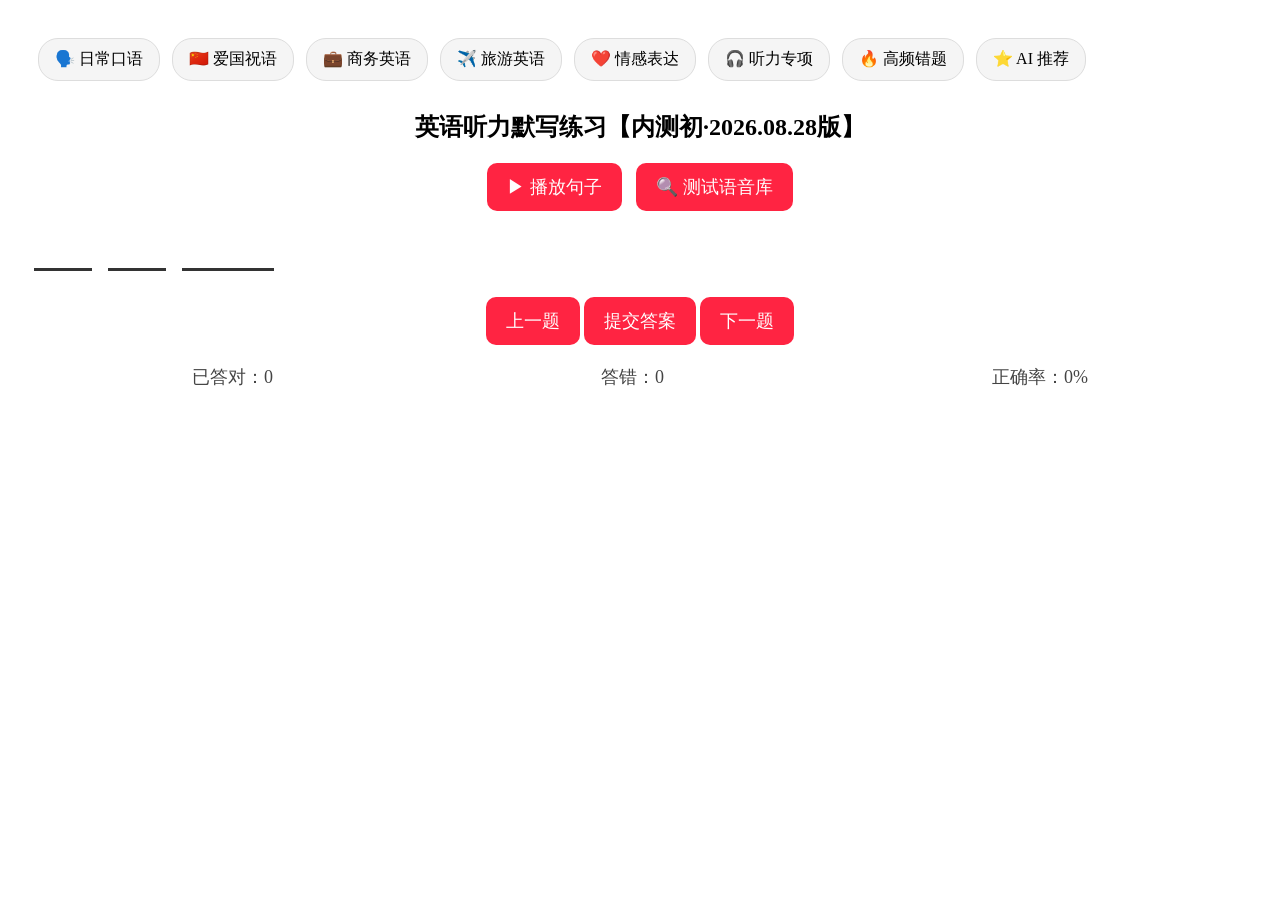
<file: english-system/dictation.html>
<!DOCTYPE html>
<html lang="en">
<head>
  <meta charset="UTF-8">
  <title>英语听力默写</title>
  <link rel="stylesheet" href="style.css">
</head>
<body>

<div id="themeBar">
  <div class="themeItem" onclick="loadTheme('daily')">🗣️ 日常口语</div>
  <div class="themeItem" onclick="loadTheme('patriotic')">🇨🇳 爱国祝语</div>
  <div class="themeItem" onclick="loadTheme('business')">💼 商务英语</div>
  <div class="themeItem" onclick="loadTheme('travel')">✈️ 旅游英语</div>
  <div class="themeItem" onclick="loadTheme('emotion')">❤️ 情感表达</div>
  <div class="themeItem" onclick="loadTheme('listening')">🎧 听力专项</div>
  <div class="themeItem" onclick="loadTheme('wrong')">🔥 高频错题</div>
  <div class="themeItem" onclick="loadTheme('ai')">⭐ AI 推荐</div>
</div>

<h2 id="title">英语听力默写练习【内测初·2026.08.28版】</h2>

<div id="playerBox">
  <button id="playBtn">▶ 播放句子</button>
  
  <!-- 开发调试用：测试安卓语音库 -->
  <button id="testVoiceBtn" style="margin-left:10px;">
    🔍 测试语音库
  </button>
</div>

<div id="inputBox">
  <div id="wordInputs"></div>
</div>

<div id="navBox">
  <button id="prevBtn">上一题</button>
  <button id="checkBtn">提交答案</button>
  <button id="nextBtn">下一题</button>
</div>

<div id="statsBox">
  <div>已答对：<span id="correctCount">0</span></div>
  <div>答错：<span id="wrongCount">0</span></div>
  <div>正确率：<span id="accuracy">0%</span></div>
</div>

<div id="result"></div>

<div id="wordPopup" class="popup">
  <div id="popupContent"></div>
  <button id="addWordBtn">加入生词本</button>
  <button id="closePopupBtn">关闭</button>
</div>

<script src="dictation.js"></script>
</body>
</html>
</file>
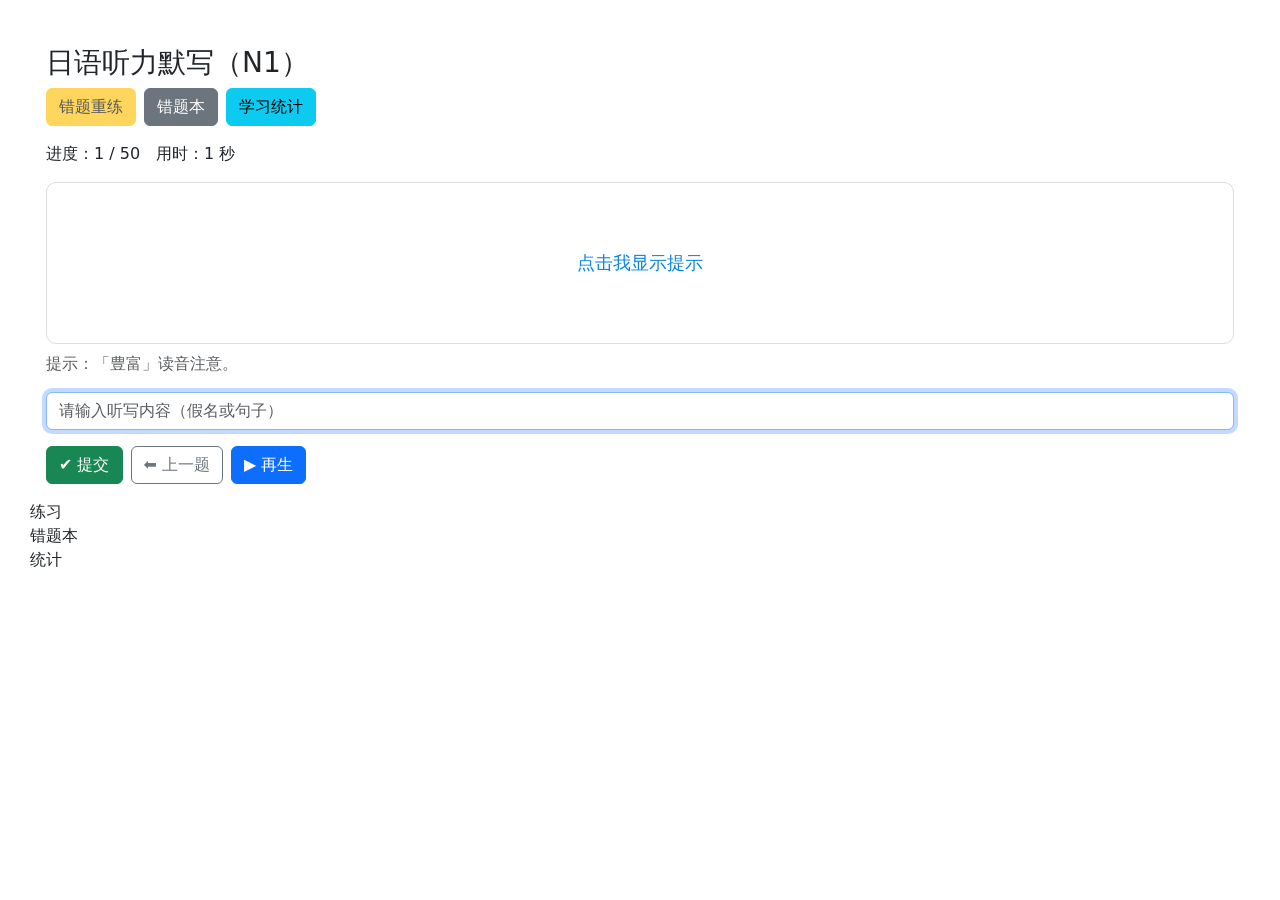
<file: n1-system/dictation.html>
<!DOCTYPE html>
<html lang="ja">
<head>
  <meta charset="UTF-8">
  <title>日语听力默写</title>

  <link href="https://cdn.jsdelivr.net/npm/bootstrap@5.3.2/dist/css/bootstrap.min.css" rel="stylesheet">
  <link rel="stylesheet" href="css/style.css">
  <script src="js/chart.js"></script>

  <style>
    .screen { display:none; }
    .topbar {
      font-size:20px;
      padding:10px;
      border-bottom:1px solid #ddd;
      margin-bottom:10px;
    }
    .back { cursor:pointer; margin-right:10px; }
  </style>
</head>

<body>

<!-- 主页面 -->
<div class="screen" id="home" style="display:block;padding:16px;">
  <h3 id="title"></h3>

  <div class="d-flex gap-2 mb-3">
    <button id="wrongMode" class="btn btn-warning" disabled>错题重练</button>
    <button id="btnWrongBook" class="btn btn-secondary">错题本</button>
    <button id="btnStats" class="btn btn-info">学习统计</button>
  </div>

  <div class="d-flex gap-3 mb-2">
    <div id="progressBox">进度：0 / 0</div>
    <div id="timeBox">用时：0 秒</div>
  </div>

  <div id="questionBox" class="mt-3"></div>
  <div id="hintBox" class="mt-2 text-muted"></div>

  <div class="mt-3">
    <input id="answerInput" class="form-control" placeholder="请输入听写内容（假名或句子）">
  </div>

  <div class="mt-3 d-flex gap-2">
    <button id="submitBtn" class="btn btn-success">✔ 提交</button>
    <button id="prevBtn" class="btn btn-outline-secondary">⬅ 上一题</button>
    <button id="playBtn" class="btn btn-primary">▶ 再生</button>
  </div>
  
  <!-- 点评区 -->
  <div id="reviewBox" class="mt-4" style="display:none;">
    <div class="card">
      <div class="card-body">
        <h5 id="reviewTitle"></h5>

        <div class="mt-2"><strong>你的答案：</strong>
          <div id="reviewUser" class="text-danger"></div>
        </div>

        <div class="mt-2"><strong>正确答案：</strong>
          <div id="reviewCorrect"></div>
        </div>

        <div class="mt-2"><strong>假名：</strong>
          <div id="reviewKana" class="text-muted"></div>
        </div>

        <div class="mt-2"><strong>解説：</strong>
          <div id="reviewExplain"></div>
        </div>

        <button id="nextBtn" class="btn btn-primary mt-3">下一题</button>
      </div>
    </div>
  </div>

</div>

<!-- 错题本页面 -->
<div class="screen" id="wrongBook" style="padding:16px;">
  <div class="topbar">
    <span class="back" onclick="App.go('home')">←</span>
    📘 错题本
  </div>

  <div id="wrongBookList"></div>

  <h5 class="mt-4">错题趋势图</h5>
  <canvas id="wrongChart" height="200"></canvas>
</div>

<!-- 学习统计页面 -->
<div class="screen" id="stats" style="padding:16px;">
  <div class="topbar">
    <span class="back" onclick="App.go('home')">←</span>
    📊 学习统计
  </div>

  <div class="card mt-3">
    <div class="card-body">
      <h5>总体统计</h5>
      <div id="statsSummary"></div>
    </div>
  </div>

  <div class="card mt-3">
    <div class="card-body">
      <h5>每日错题趋势</h5>
      <canvas id="statsChart" height="200"></canvas>
    </div>
  </div>
</div>

<!-- Modal：错题为空提示 -->
<div class="modal" id="noWrongModal" tabindex="-1" inert>
  <div class="modal-dialog modal-dialog-centered">
    <div class="modal-content">
      <div class="modal-header">
        <h5 class="modal-title">无法进入错题重练模式</h5>
        <button type="button" class="btn-close" data-bs-dismiss="modal"></button>
      </div>
      <div class="modal-body">
        当前没有错题记录，请先做几题再试试。
      </div>
      <div class="modal-footer">
        <button type="button" class="btn btn-primary" data-bs-dismiss="modal">确定</button>
      </div>
    </div>
  </div>
</div>

<script src="js/bootstrap.bundle.min.js"></script>
<script src="js/loader.js"></script>
<script src="js/dictation.js"></script>

<!-- ⭐ 手机版底部 TabBar -->
<div id="mobileTabBar" class="mobile-tabbar">
  <div class="tab-item" onclick="App.go('home')">练习</div>
  <div class="tab-item" onclick="App.go('wrongBook')">错题本</div>
  <div class="tab-item" onclick="App.go('stats')">统计</div>
</div>

</body>
</html>
</file>
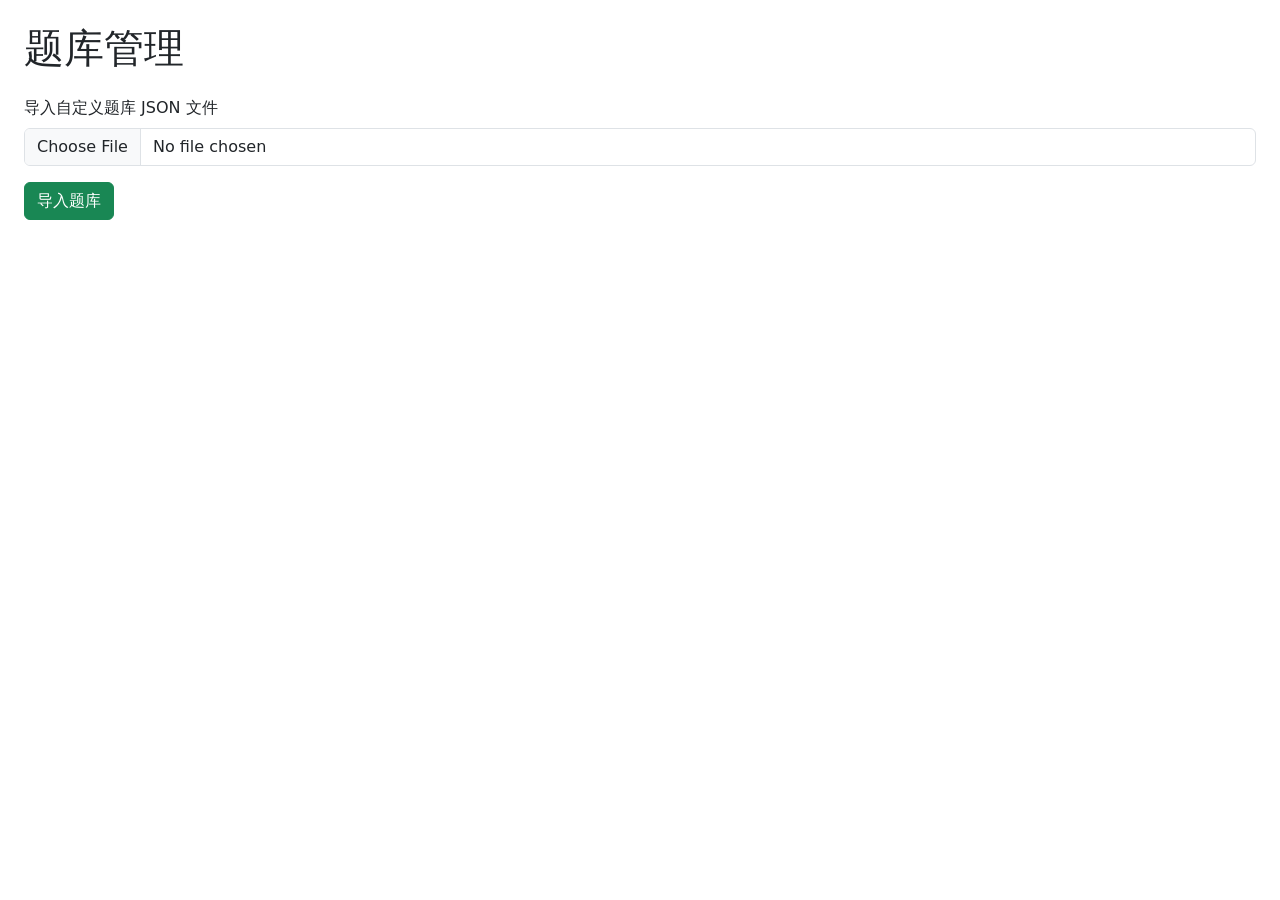
<file: n1-system/manage.html>
<!DOCTYPE html>
<html lang="ja">
<head>
<meta charset="UTF-8">
<title>题库管理</title>
<link href="https://cdn.jsdelivr.net/npm/bootstrap@5.3.2/dist/css/bootstrap.min.css" rel="stylesheet">
<link rel="stylesheet" href="css/style.css">
</head>
<body class="p-4">

<h1 class="mb-4">题库管理</h1>

<div class="mb-3">
  <label class="form-label">导入自定义题库 JSON 文件</label>
  <input type="file" id="fileInput" class="form-control" accept=".json">
</div>

<button class="btn btn-success" onclick="importJSON()">导入题库</button>

<div id="status" class="mt-3"></div>

<script>
function importJSON(){
  const file = document.getElementById("fileInput").files[0];
  if (!file){
    alert("请选择 JSON 文件");
    return;
  }

  const reader = new FileReader();
  reader.onload = () => {
    try {
      const data = JSON.parse(reader.result);
      localStorage.setItem("customDictation", JSON.stringify(data));
      document.getElementById("status").innerHTML =
        "<p class='text-success'>题库导入成功！默写页面将使用此题库。</p>";
    } catch (e){
      document.getElementById("status").innerHTML =
        "<p class='text-danger'>JSON 格式错误。</p>";
    }
  };
  reader.readAsText(file);
}
</script>

</body>
</html>
</file>
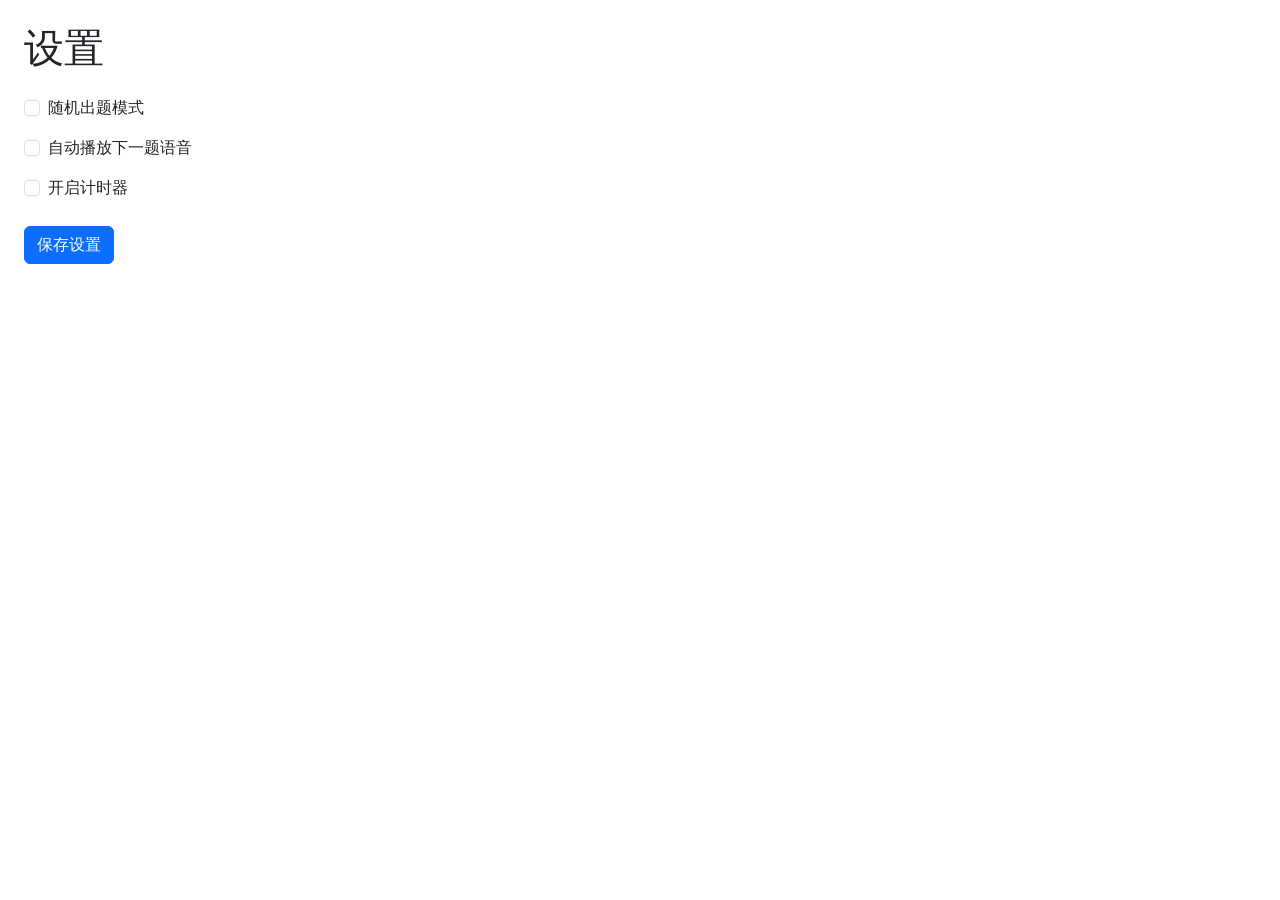
<file: n1-system/settings.html>
<!DOCTYPE html>
<html lang="ja">
<head>
<meta charset="UTF-8">
<title>设置</title>
<link href="https://cdn.jsdelivr.net/npm/bootstrap@5.3.2/dist/css/bootstrap.min.css" rel="stylesheet">
<link rel="stylesheet" href="css/style.css">
</head>
<body class="p-4">

<h1 class="mb-4">设置</h1>

<div class="form-check mt-3">
  <input class="form-check-input" type="checkbox" id="randomMode">
  <label class="form-check-label">随机出题模式</label>
</div>

<div class="form-check mt-3">
  <input class="form-check-input" type="checkbox" id="autoPlay">
  <label class="form-check-label">自动播放下一题语音</label>
</div>

<div class="form-check mt-3">
  <input class="form-check-input" type="checkbox" id="timerMode">
  <label class="form-check-label">开启计时器</label>
</div>

<button class="btn btn-primary mt-4" onclick="saveSettings()">保存设置</button>

<script>
function loadSettings(){
  document.getElementById("randomMode").checked =
    localStorage.getItem("randomMode") === "true";
  document.getElementById("autoPlay").checked =
    localStorage.getItem("autoPlay") === "true";
  document.getElementById("timerMode").checked =
    localStorage.getItem("timerMode") === "true";
}

function saveSettings(){
  localStorage.setItem("randomMode",
    document.getElementById("randomMode").checked);
  localStorage.setItem("autoPlay",
    document.getElementById("autoPlay").checked);
  localStorage.setItem("timerMode",
    document.getElementById("timerMode").checked);
  alert("设置已保存！");
}

loadSettings();
</script>

</body>
</html>
</file>
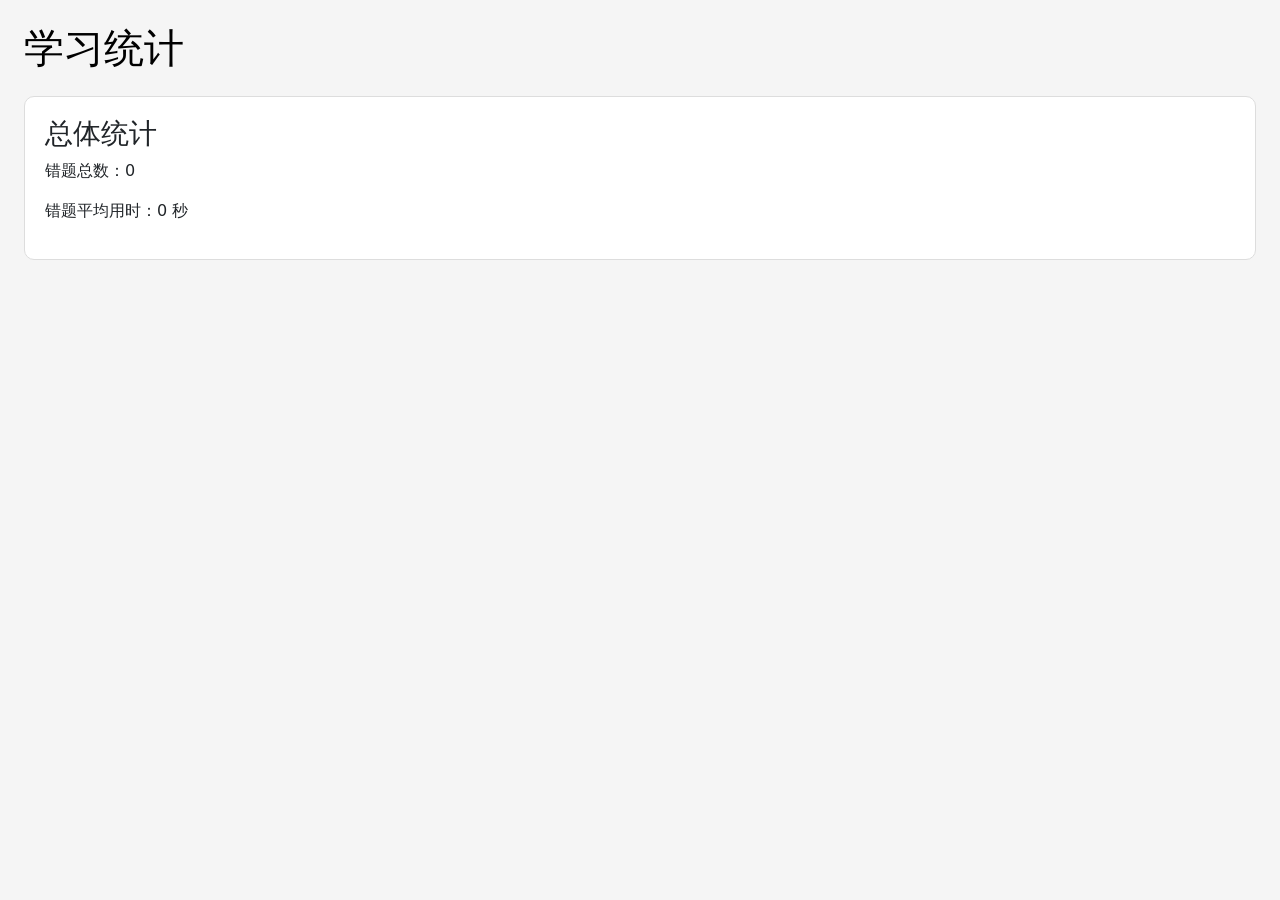
<file: n1-system/stats.html>
<!DOCTYPE html>
<html lang="ja">
<head>
<meta charset="UTF-8">
<title>学习统计</title>
<link href="https://cdn.jsdelivr.net/npm/bootstrap@5.3.2/dist/css/bootstrap.min.css" rel="stylesheet">
<link rel="stylesheet" href="css/style.css">
</head>
<body class="p-4">

<h1 class="mb-4">学习统计</h1>

<div id="summary"></div>

<script src="js/theme.js"></script>
<script src="js/stats.js"></script>

</body>
</html>
</file>
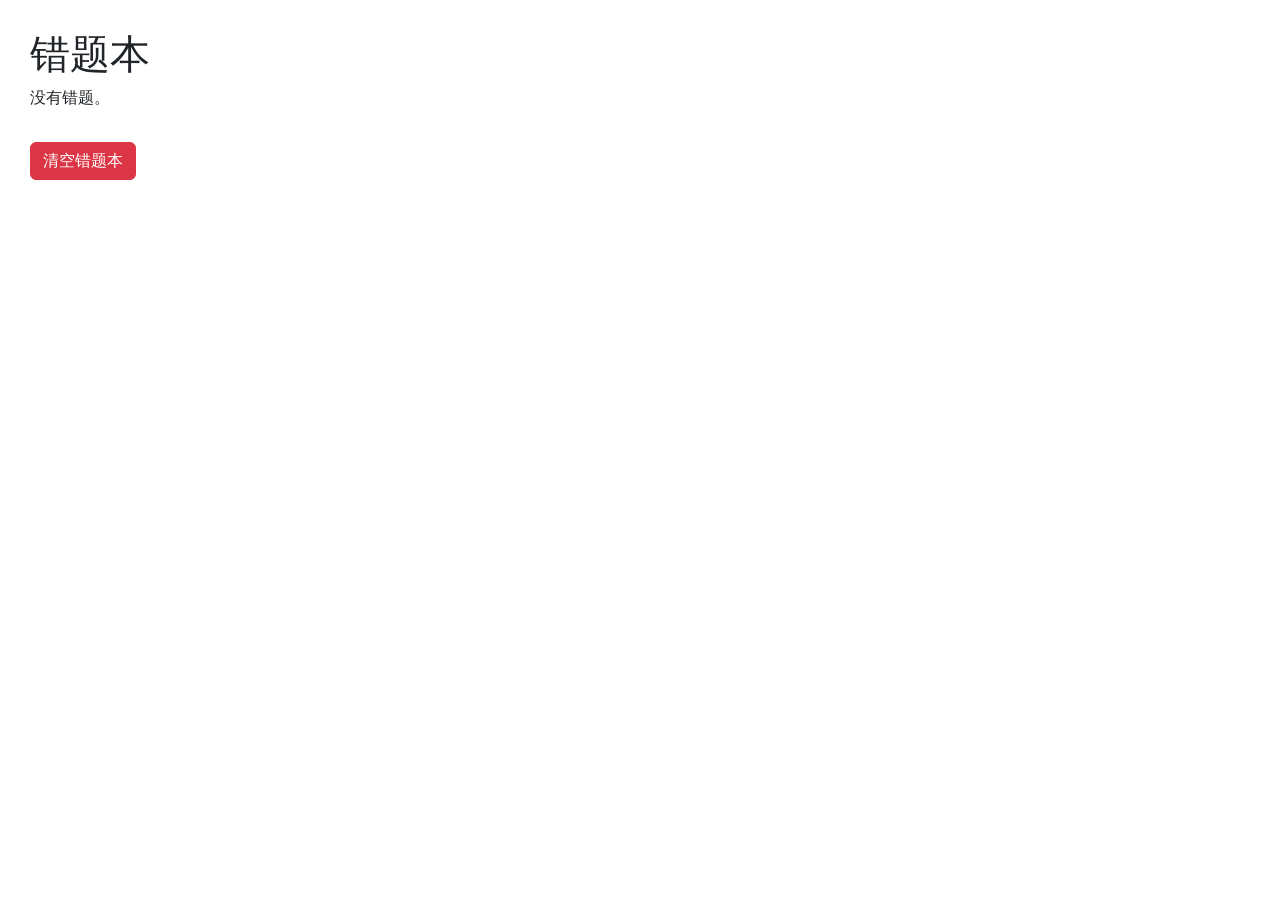
<file: n1-system/wrong.html>
<!DOCTYPE html>
<html lang="ja">
<head>
<meta charset="UTF-8">
<title>错题本</title>
<!-- <link rel="stylesheet" href="css/bootstrap.min.css"> -->
<link href="https://cdn.jsdelivr.net/npm/bootstrap@5.3.2/dist/css/bootstrap.min.css" rel="stylesheet">
<link rel="stylesheet" href="css/style.css">
<style>
  body { padding: 30px; }
</style>
</head>
<body>

<h1>错题本</h1>

<div id="list"></div>

<button id="clear" class="btn btn-danger mt-3">清空错题本</button>

<script src="js/wrong.js"></script>

</body>
</html>
</file>
<file: english-system/style.css>
body {
  font-family: -apple-system, BlinkMacSystemFont, "Segoe UI", Roboto;
  background: #fff;
  padding: 20px;
}

h2 {
  text-align: center;
  margin-bottom: 20px;
}

.enterBtn {
  display: block;
  margin: 40px auto;
  width: 200px;
  text-align: center;
  padding: 12px;
  background: #ff2442;
  color: white;
  border-radius: 10px;
  font-size: 20px;
  text-decoration: none;
}

/* 主题栏 */
#themeBar {
  display: flex;
  overflow-x: auto;
  gap: 12px;
  padding: 10px;
  white-space: nowrap;
}
#themeBar::-webkit-scrollbar { display: none; }

.themeItem {
  flex-shrink: 0;
  padding: 10px 16px;
  background: #f5f5f5;
  border-radius: 20px;
  font-size: 16px;
  cursor: pointer;
  border: 1px solid #ddd;
  transition: 0.2s;
}
.themeItem:hover {
  background: #ffe6ea;
  border-color: #ff2442;
}

/* 播放、输入、按钮、统计 */
#playerBox, #navBox {
  text-align: center;
  margin: 20px 0;
}
button {
  padding: 12px 20px;
  font-size: 18px;
  border-radius: 10px;
  border: none;
  background: #ff2442;
  color: white;
}
#statsBox {
  margin-top: 20px;
  font-size: 18px;
  display: flex;
  justify-content: space-around;
  color: #444;
}
#result {
  margin-top: 20px;
  font-size: 18px;
}

/* 词卡弹窗 */
.popup {
  position: fixed;
  bottom: 0;
  left: 0;
  right: 0;
  background: #fff;
  border-top-left-radius: 20px;
  border-top-right-radius: 20px;
  padding: 20px;
  box-shadow: 0 -4px 20px rgba(0,0,0,0.2);
  display: none;
}
.popup button {
  width: 100%;
  padding: 12px;
  margin-top: 10px;
  font-size: 18px;
  border-radius: 10px;
  border: none;
  background: #ff2442;
  color: white;
}
</file>
<file: n1-system/css/style.css>
/* 全局 */
body {
  font-family: system-ui, sans-serif;
  padding: 30px;
  transition: background 0.3s, color 0.3s;
}

/* 浅色模式 */
body.light {
  background: #f5f5f5;
  color: #000;
}

/* 深色模式 */
body.dark {
  background: #121212;
  color: #eee;
}

.card {
  background: var(--card-bg, #fff);
  border-radius: 10px;
  padding: 20px;
  border: 1px solid #ddd;
  transition: background 0.3s, box-shadow 0.3s;
}

body.dark .card {
  background: #1e1e1e;
  border-color: #333;
}

.card:hover {
  box-shadow: 0 4px 12px rgba(0,0,0,.15);
}

#result pre {
  background: #f8f9fa;
  padding: 10px;
  border-radius: 4px;
}

body.dark #result pre {
  background: #1e1e1e;
}

/* ⭐ 手机模式（宽度小于 768px） */
/* ⭐ 手机版专用美化（宽度小于 768px） */
@media (max-width: 768px) {

  /* ======= 全局基础优化 ======= */
  body {
    background: #f5f6fa;
    margin: 0;
    padding: 0;
    font-size: 1.1rem;
  }

  /* ======= 顶部固定按钮栏 ======= */
  .topbar-fixed {
    position: fixed;
    top: 0;
    left: 0;
    width: 100%;
    background: white;
    padding: 10px 14px;
    z-index: 999;
    box-shadow: 0 2px 10px rgba(0,0,0,0.12);
  }

  #home {
    padding-top: 70px !important;
  }

  /* ======= 卡片更漂亮的阴影 ======= */
  .card {
    border-radius: 16px !important;
    box-shadow: 0 6px 18px rgba(0,0,0,0.12) !important;
    width: 100% !important;
    margin: 0 auto !important;
  }

  .card-body {
    text-align: center !important;
    font-size: 1.2rem !important;
    animation: fadeIn 0.4s ease;
  }

  /* ======= 淡入动画 ======= */
  @keyframes fadeIn {
    from { opacity: 0; transform: translateY(6px); }
    to   { opacity: 1; transform: translateY(0); }
  }

  /* ======= 滑入动画（用于点评区） ======= */
  @keyframes slideUp {
    from { opacity: 0; transform: translateY(20px); }
    to   { opacity: 1; transform: translateY(0); }
  }

  #reviewBox .card {
    animation: slideUp 0.35s ease;
  }

  /* ======= 自动缩放字体（避免长句子溢出） ======= */
  #toggleArea h5 {
    font-size: clamp(1.2rem, 5vw, 1.7rem);
    line-height: 1.5;
  }

  #toggleArea .text-muted {
    font-size: clamp(1.1rem, 4vw, 1.5rem);
  }

  /* ======= 输入框更大更好点 ======= */
  #answerInput {
    width: 100% !important;
    font-size: 1.25rem !important;
    padding: 14px !important;
    border-radius: 14px !important;
  }

  /* ======= 按钮自动变成一列 ======= */
  #submitBtn,
  #prevBtn,
  #playBtn {
    width: 100% !important;
    margin-top: 10px !important;
    padding: 14px !important;
    font-size: 1.2rem !important;
    border-radius: 14px !important;
  }

  /* ======= 底部固定“下一题”按钮 ======= */
  #nextBtn {
    position: fixed;
    bottom: 0;
    left: 0;
    width: 100% !important;
    padding: 16px !important;
    font-size: 1.3rem !important;
    border-radius: 0 !important;
    background: #0984e3 !important;
    color: white !important;
    z-index: 999;
    box-shadow: 0 -2px 10px rgba(0,0,0,0.15);
  }

  /* ======= 更漂亮的提示区 ======= */
  #toggleText {
    font-size: 1.3rem;
    color: #0984e3;
    padding: 20px 0;
    border-radius: 12px;
    background: rgba(9,132,227,0.08);
    animation: fadeIn 0.4s ease;
  }

  #subtitleBox {
    animation: fadeIn 0.4s ease;
  }

  /* ======= 圆角进度条 ======= */
  #progressBox {
    background: #dfe6e9;
    padding: 6px 12px;
    border-radius: 20px;
    display: inline-block;
    font-size: 1rem;
  }

  #timeBox {
    background: #dfe6e9;
    padding: 6px 12px;
    border-radius: 20px;
    display: inline-block;
    font-size: 1rem;
  }

  /* ======= 夜间模式（自动） ======= */
  @media (prefers-color-scheme: dark) {
    body {
      background: #1e272e;
      color: #f1f2f6;
    }

    .card {
      background: #2f3640 !important;
      box-shadow: 0 6px 18px rgba(255,255,255,0.08) !important;
    }

    #toggleText {
      background: rgba(255,255,255,0.08);
      color: #74b9ff;
    }

    #nextBtn {
      background: #74b9ff !important;
      color: #2f3640 !important;
    }

    #answerInput {
      background: #2f3640 !important;
      color: #f1f2f6 !important;
      border: 1px solid #636e72 !important;
    }
  }
}

@media (max-width: 768px) {
  .mobile-tabbar {
    position: fixed;
    bottom: 0;
    left: 0;
    width: 100%;
    height: 58px;
    background: #ffffff;
    display: flex;
    justify-content: space-around;
    align-items: center;
    border-top: 1px solid #ddd;
    z-index: 999;
  }

  .mobile-tabbar .tab-item {
    flex: 1;
    text-align: center;
    font-size: 1.1rem;
    padding: 10px 0;
    color: #0984e3;
  }

  /* 让页面底部不被 TabBar 遮住 */
  #home, #wrongBook, #stats {
    padding-bottom: 70px !important;
  }
}

/* ✅ 三、自动播放下一题动画（滑入）*/
@media (max-width: 768px) {
  .slide-in {
    animation: slideIn 0.35s ease;
  }

  @keyframes slideIn {
    from { opacity: 0; transform: translateX(20px); }
    to   { opacity: 1; transform: translateX(0); }
  }
}

/* ✅ 五、答对绿色闪光效果  */
@media (max-width: 768px) {
  .flash-green {
    animation: flashGreen 0.4s ease;
  }

  @keyframes flashGreen {
    from { background: #2ecc71; }
    to   { background: transparent; }
  }
}
</file>
